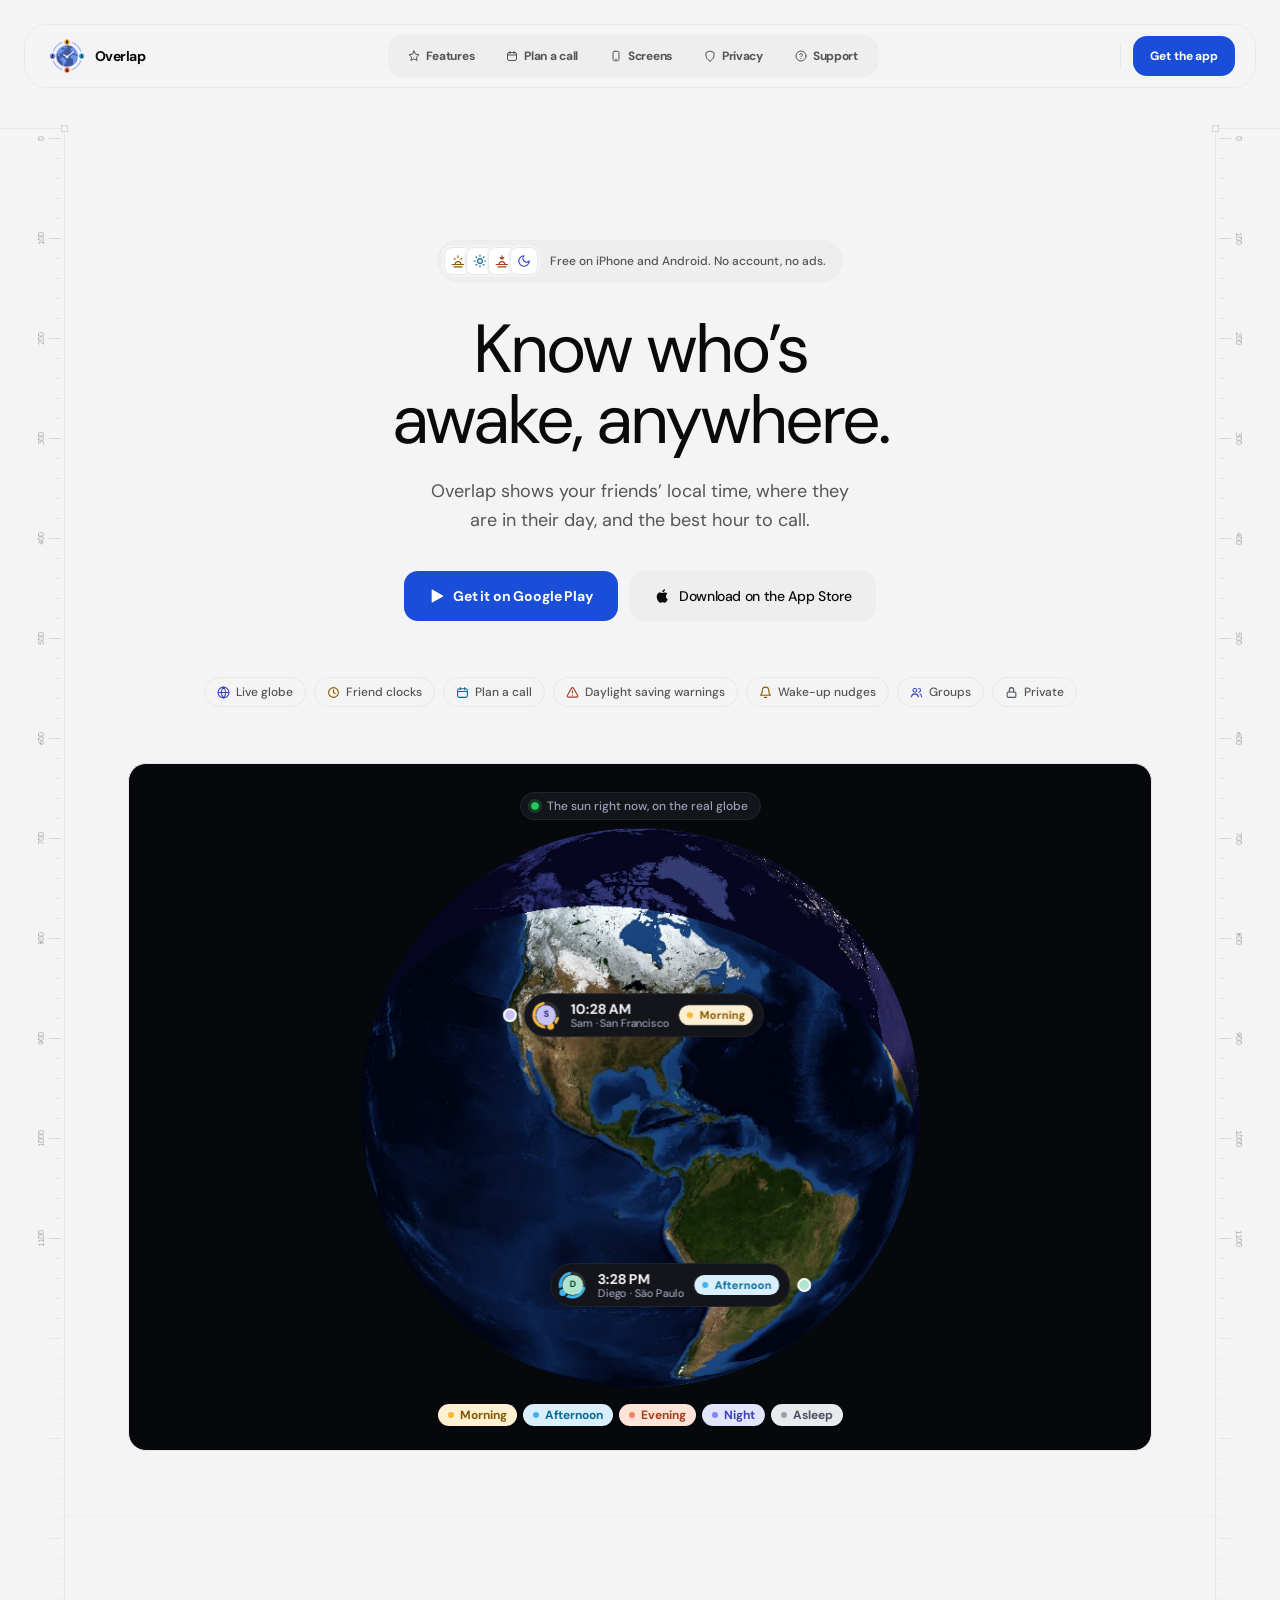
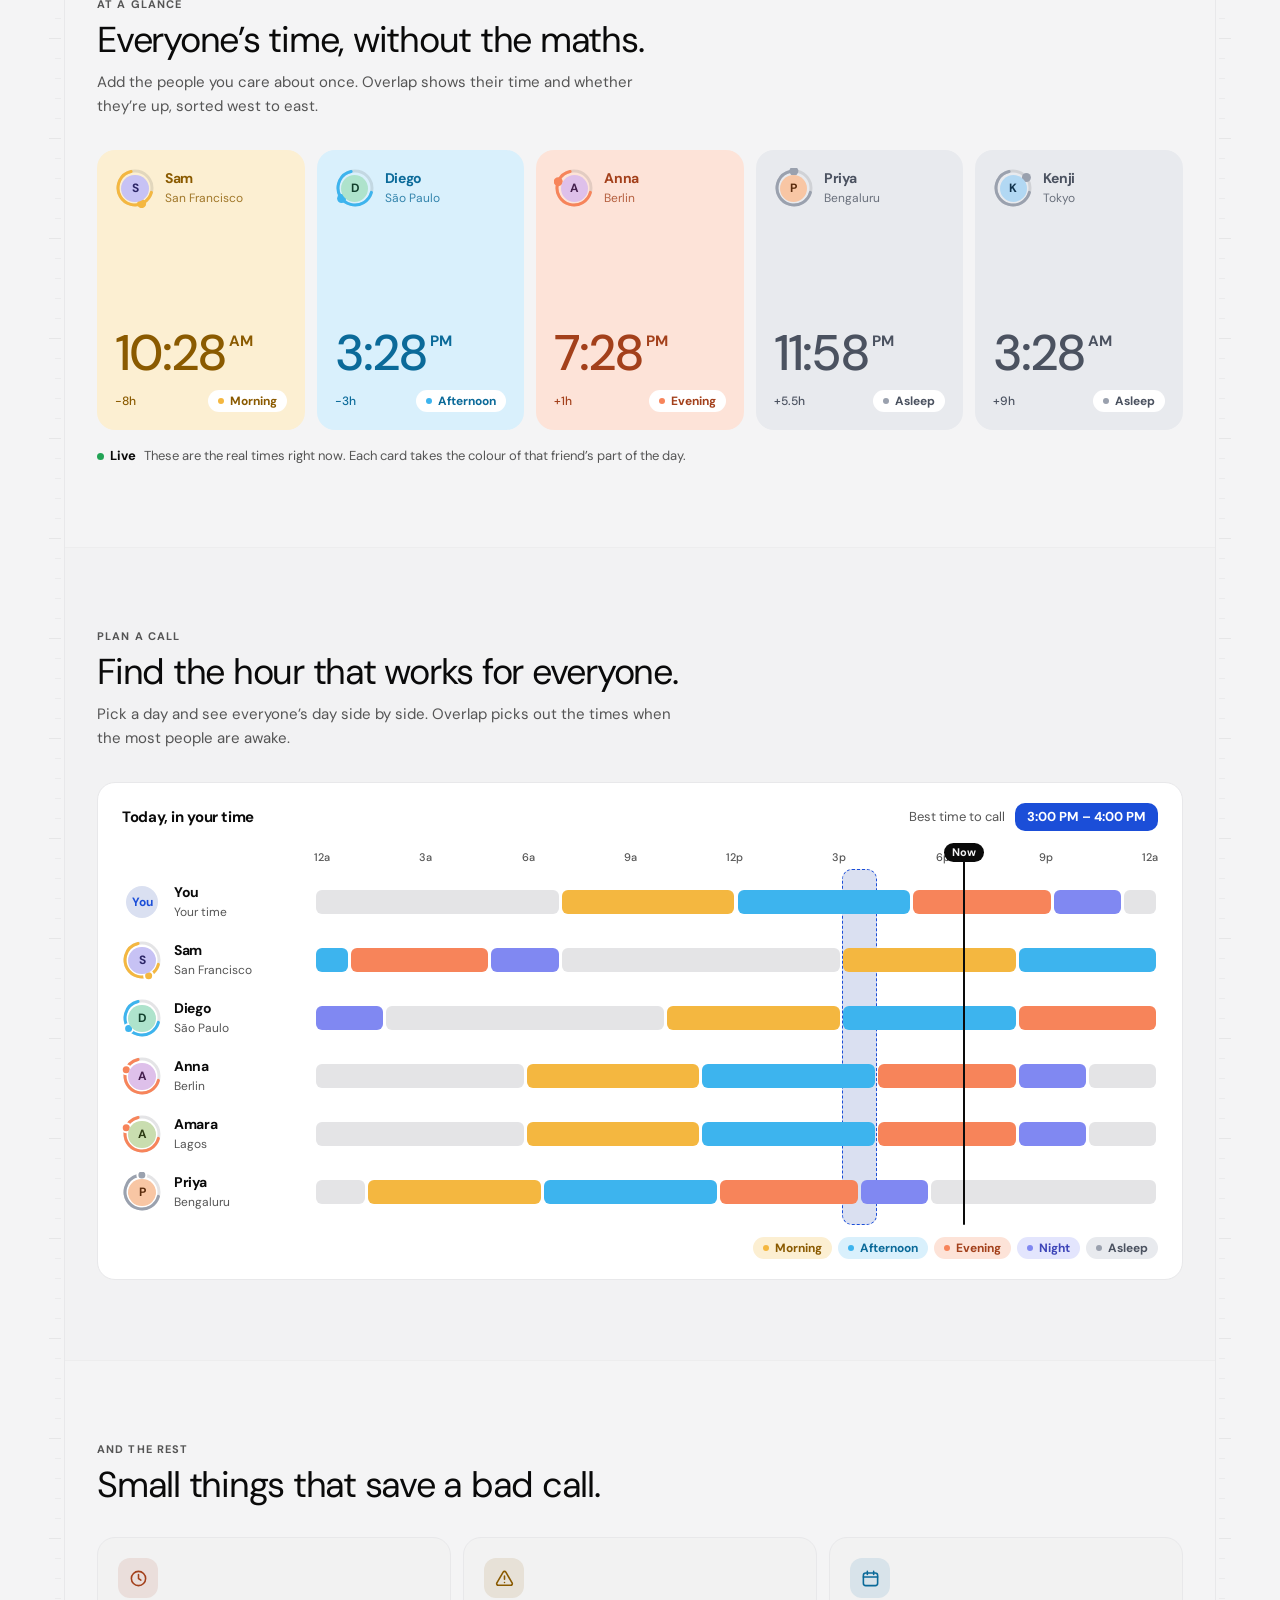
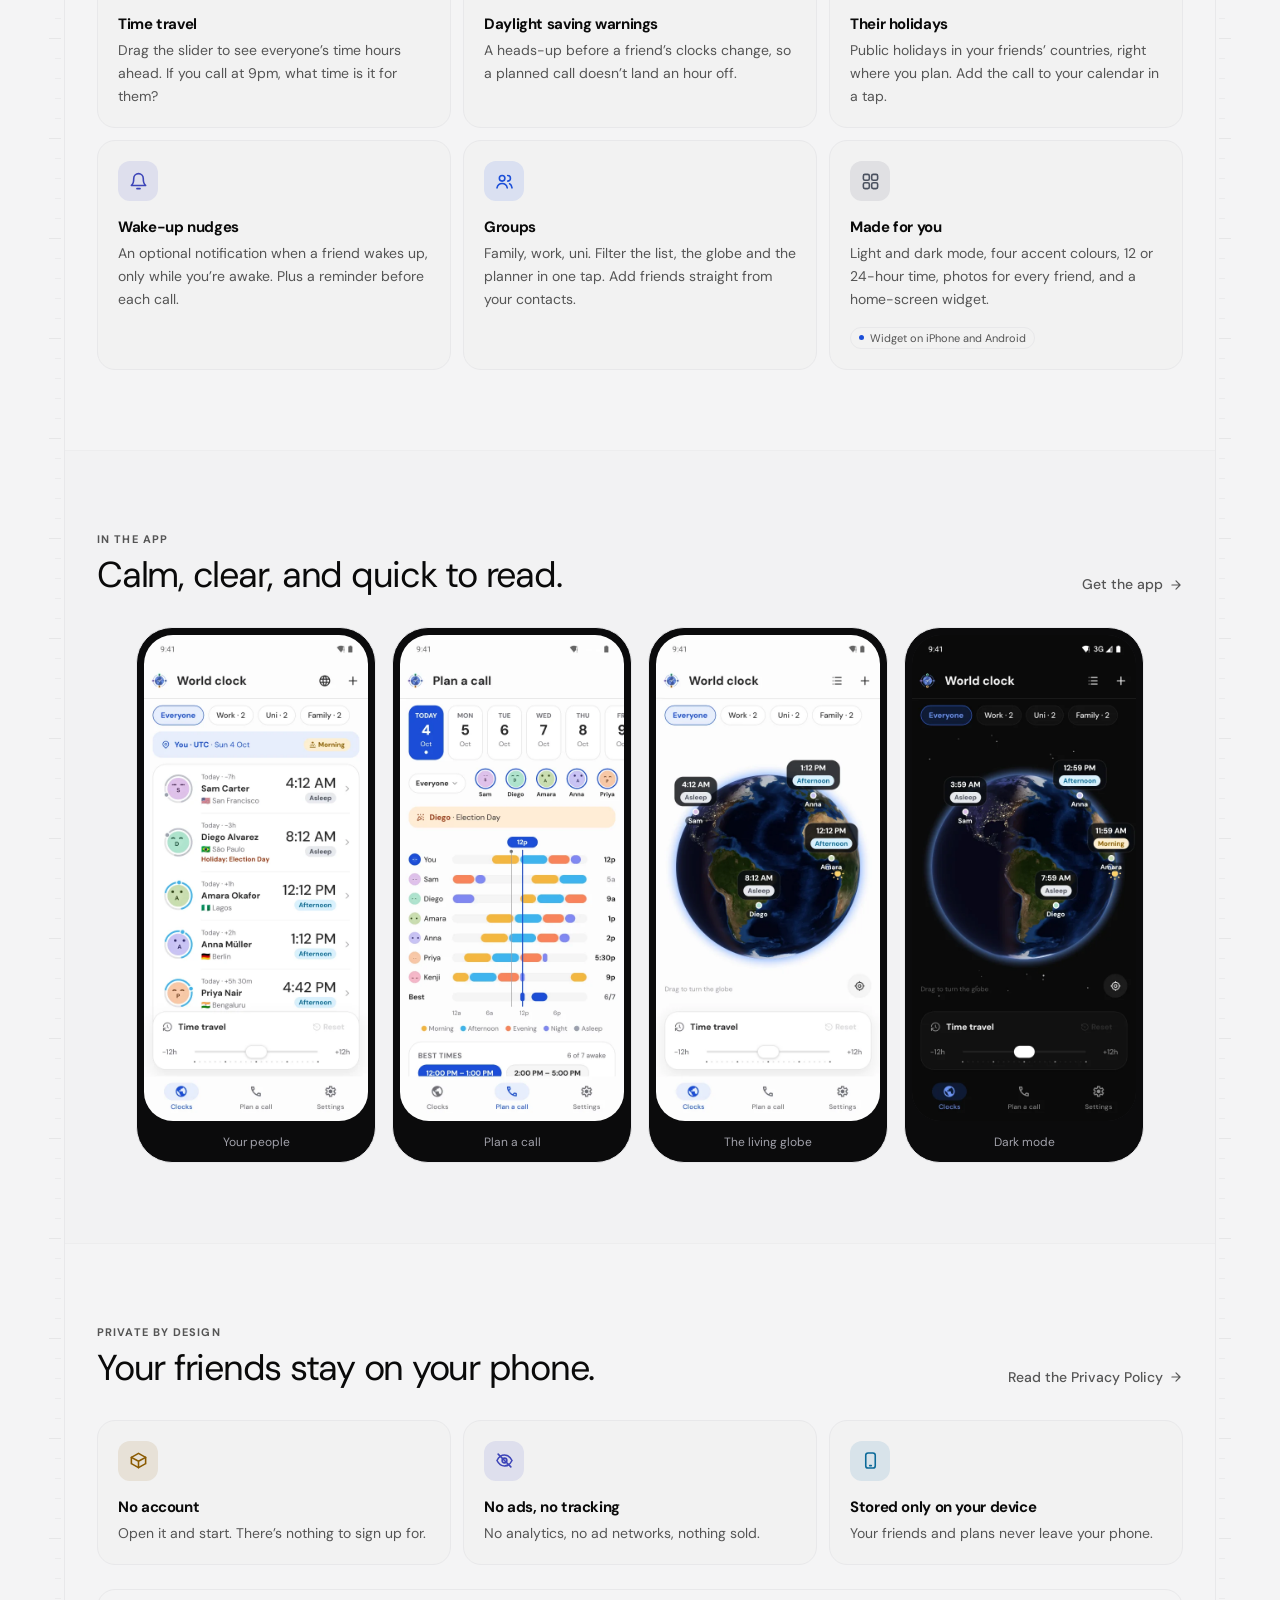
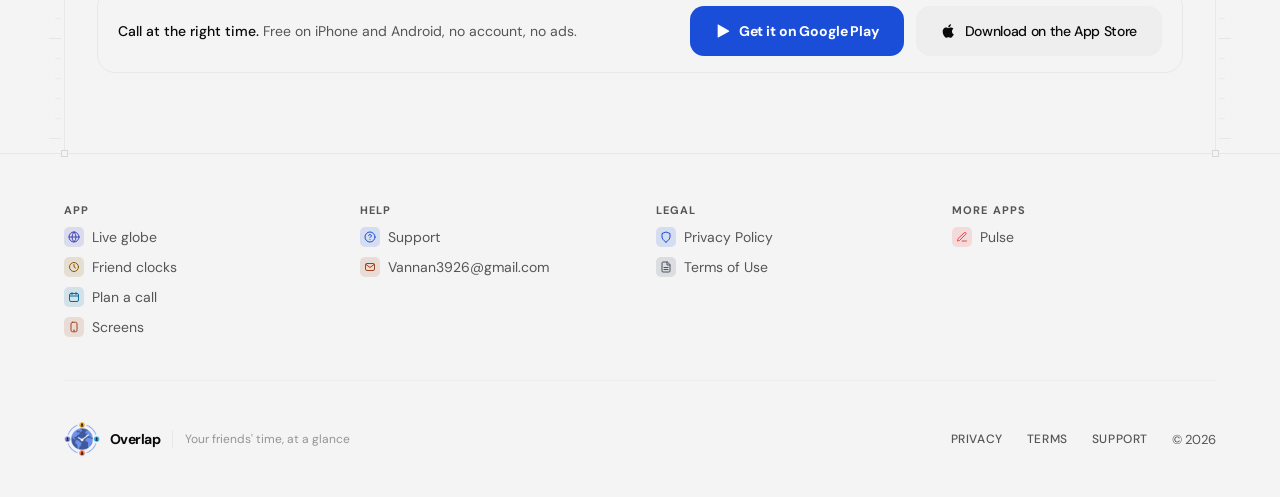
<file: index.html>
<!doctype html>
<html lang="en">
<head>
<meta charset="utf-8">
<meta name="viewport" content="width=device-width,initial-scale=1">
<title>Overlap: your friends' time, at a glance</title>
<meta name="description" content="A world clock for your friends. See their local time, who's awake right now, and the best hour to call. Free, no account, no ads.">
<meta property="og:title" content="Overlap: your friends' time, at a glance">
<meta property="og:description" content="See your friends' local time, who's awake, and the best hour to call.">
<meta property="og:image" content="https://beingmani.github.io/Overlap-releases/og.png">
<link rel="icon" href="icon.png">
<link rel="stylesheet" href="studio.css">
<link rel="stylesheet" href="site.css">
<script defer src="https://analytics.manivannan.design/t.js" data-site="17"></script>
</head>
<body>
<!-- Built by ../build.py, which fills in the nav, footer, icon sprite, store buttons and icons. -->
<svg width="0" height="0" style="position:absolute" aria-hidden="true"><symbol id="i-arrow" viewBox="0 0 24 24" fill="none" stroke="currentColor" stroke-width="2" stroke-linecap="round" stroke-linejoin="round"><path d="M5 12h14M12 5l7 7-7 7"/></symbol><symbol id="i-chev" viewBox="0 0 24 24" fill="none" stroke="currentColor" stroke-width="2" stroke-linecap="round" stroke-linejoin="round"><path d="m9 18 6-6-6-6"/></symbol><symbol id="i-menu" viewBox="0 0 24 24" fill="none" stroke="currentColor" stroke-width="2" stroke-linecap="round" stroke-linejoin="round"><path d="M4 6h16M4 12h16M4 18h16"/></symbol><symbol id="i-globe" viewBox="0 0 24 24" fill="none" stroke="currentColor" stroke-width="2" stroke-linecap="round" stroke-linejoin="round"><circle cx="12" cy="12" r="10"/><path d="M2 12h20M12 2a15.3 15.3 0 0 1 4 10 15.3 15.3 0 0 1-4 10 15.3 15.3 0 0 1-4-10 15.3 15.3 0 0 1 4-10z"/></symbol><symbol id="i-clock" viewBox="0 0 24 24" fill="none" stroke="currentColor" stroke-width="2" stroke-linecap="round" stroke-linejoin="round"><circle cx="12" cy="12" r="9"/><path d="M12 7v5l3 2"/></symbol><symbol id="i-cal" viewBox="0 0 24 24" fill="none" stroke="currentColor" stroke-width="2" stroke-linecap="round" stroke-linejoin="round"><rect x="3" y="5" width="18" height="16" rx="3"/><path d="M8 3v4M16 3v4M3 10h18"/></symbol><symbol id="i-star" viewBox="0 0 24 24" fill="none" stroke="currentColor" stroke-width="2" stroke-linecap="round" stroke-linejoin="round"><path d="M12 2l3.09 6.26L22 9.27l-5 4.87 1.18 6.88L12 17.77l-6.18 3.25L7 14.14 2 9.27l6.91-1.01z"/></symbol><symbol id="i-phone" viewBox="0 0 24 24" fill="none" stroke="currentColor" stroke-width="2" stroke-linecap="round" stroke-linejoin="round"><rect x="6" y="2.5" width="12" height="19" rx="3"/><path d="M11 18.5h2"/></symbol><symbol id="i-shield" viewBox="0 0 24 24" fill="none" stroke="currentColor" stroke-width="2" stroke-linecap="round" stroke-linejoin="round"><path d="M12 22s8-4 8-10V5l-8-3-8 3v7c0 6 8 10 8 10z"/></symbol><symbol id="i-file" viewBox="0 0 24 24" fill="none" stroke="currentColor" stroke-width="2" stroke-linecap="round" stroke-linejoin="round"><path d="M14 2H6a2 2 0 0 0-2 2v16a2 2 0 0 0 2 2h12a2 2 0 0 0 2-2V8zM14 2v6h6M16 13H8M16 17H8"/></symbol><symbol id="i-help" viewBox="0 0 24 24" fill="none" stroke="currentColor" stroke-width="2" stroke-linecap="round" stroke-linejoin="round"><circle cx="12" cy="12" r="10"/><path d="M9.1 9a3 3 0 0 1 5.8 1c0 2-3 3-3 3M12 17h.01"/></symbol><symbol id="i-mail" viewBox="0 0 24 24" fill="none" stroke="currentColor" stroke-width="2" stroke-linecap="round" stroke-linejoin="round"><rect x="3" y="5" width="18" height="14" rx="3"/><path d="m4 7 8 6 8-6"/></symbol><symbol id="i-search" viewBox="0 0 24 24" fill="none" stroke="currentColor" stroke-width="2" stroke-linecap="round" stroke-linejoin="round"><circle cx="11" cy="11" r="7"/><path d="m20 20-3.5-3.5"/></symbol><symbol id="i-alert" viewBox="0 0 24 24" fill="none" stroke="currentColor" stroke-width="2" stroke-linecap="round" stroke-linejoin="round"><path d="M12 9v4M12 17h.01"/><path d="M10.3 3.9 2.4 17.6A2 2 0 0 0 4.1 20.6h15.8a2 2 0 0 0 1.7-3L13.7 3.9a2 2 0 0 0-3.4 0z"/></symbol><symbol id="i-bell" viewBox="0 0 24 24" fill="none" stroke="currentColor" stroke-width="2" stroke-linecap="round" stroke-linejoin="round"><path d="M6 8a6 6 0 0 1 12 0c0 7 3 9 3 9H3s3-2 3-9M10 21h4"/></symbol><symbol id="i-users" viewBox="0 0 24 24" fill="none" stroke="currentColor" stroke-width="2" stroke-linecap="round" stroke-linejoin="round"><circle cx="9" cy="8" r="3.5"/><path d="M2.5 20c.8-3.5 3.4-5.5 6.5-5.5s5.7 2 6.5 5.5M16 4.5a3.5 3.5 0 0 1 0 7M18.5 14.8c1.6.8 2.6 2.6 3 5.2"/></symbol><symbol id="i-grid" viewBox="0 0 24 24" fill="none" stroke="currentColor" stroke-width="2" stroke-linecap="round" stroke-linejoin="round"><rect x="3" y="3" width="7.5" height="7.5" rx="2"/><rect x="13.5" y="3" width="7.5" height="7.5" rx="2"/><rect x="3" y="13.5" width="7.5" height="7.5" rx="2"/><rect x="13.5" y="13.5" width="7.5" height="7.5" rx="2"/></symbol><symbol id="i-lock" viewBox="0 0 24 24" fill="none" stroke="currentColor" stroke-width="2" stroke-linecap="round" stroke-linejoin="round"><rect x="4" y="11" width="16" height="10" rx="2"/><path d="M8 11V7a4 4 0 0 1 8 0v4"/></symbol><symbol id="i-box" viewBox="0 0 24 24" fill="none" stroke="currentColor" stroke-width="2" stroke-linecap="round" stroke-linejoin="round"><path d="M21 8 12 3 3 8v8l9 5 9-5z"/><path d="M3 8l9 5 9-5M12 13v8"/></symbol><symbol id="i-eyeoff" viewBox="0 0 24 24" fill="none" stroke="currentColor" stroke-width="2" stroke-linecap="round" stroke-linejoin="round"><path d="M2.5 12S6 5 12 5s9.5 7 9.5 7-3.5 7-9.5 7-9.5-7-9.5-7z"/><circle cx="12" cy="12" r="3"/><path d="M4 4l16 16"/></symbol><symbol id="i-gift" viewBox="0 0 24 24" fill="none" stroke="currentColor" stroke-width="2" stroke-linecap="round" stroke-linejoin="round"><rect x="3" y="8" width="18" height="13" rx="2"/><path d="M12 8v13M3 12h18M12 8S10.5 3.5 8 4.5 9 8 12 8zM12 8s1.5-4.5 4-3.5S15 8 12 8z"/></symbol><symbol id="i-heart" viewBox="0 0 24 24" fill="none" stroke="currentColor" stroke-width="2" stroke-linecap="round" stroke-linejoin="round"><path d="M12 20s-7.5-4.5-7.5-10A4.5 4.5 0 0 1 12 7.5 4.5 4.5 0 0 1 19.5 10C19.5 15.5 12 20 12 20z"/></symbol><symbol id="i-bug" viewBox="0 0 24 24" fill="none" stroke="currentColor" stroke-width="2" stroke-linecap="round" stroke-linejoin="round"><rect x="7" y="7" width="10" height="13" rx="5"/><path d="M12 11v9M9 4l1.5 2.5M15 4l-1.5 2.5M3 12h4M17 12h4M4 18l3-2M20 18l-3-2M4 6l3 2M20 6l-3 2"/></symbol><symbol id="i-idea" viewBox="0 0 24 24" fill="none" stroke="currentColor" stroke-width="2" stroke-linecap="round" stroke-linejoin="round"><path d="M9 18h6M10 21h4M12 3a6 6 0 0 0-3.5 10.9c.6.4 1 1.1 1 1.8V16h5v-.3c0-.7.4-1.4 1-1.8A6 6 0 0 0 12 3z"/></symbol><symbol id="i-pen" viewBox="0 0 24 24" fill="none" stroke="currentColor" stroke-width="2" stroke-linecap="round" stroke-linejoin="round"><path d="M12 20h9M16.5 3.5a2.12 2.12 0 0 1 3 3L7 19l-4 1 1-4z"/></symbol><symbol id="i-sunrise" viewBox="0 0 24 24" fill="none" stroke="currentColor" stroke-width="2" stroke-linecap="round" stroke-linejoin="round"><path d="M12 3v3M5.6 7.6l1.4 1.4M18.4 7.6 17 9M2 18h20M7 18a5 5 0 0 1 10 0M5 22h14"/></symbol><symbol id="i-sun" viewBox="0 0 24 24" fill="none" stroke="currentColor" stroke-width="2" stroke-linecap="round" stroke-linejoin="round"><circle cx="12" cy="12" r="4"/><path d="M12 2v2M12 20v2M4.9 4.9l1.4 1.4M17.7 17.7l1.4 1.4M2 12h2M20 12h2M4.9 19.1l1.4-1.4M17.7 6.3l1.4-1.4"/></symbol><symbol id="i-sunset" viewBox="0 0 24 24" fill="none" stroke="currentColor" stroke-width="2" stroke-linecap="round" stroke-linejoin="round"><path d="M12 9V3M9 6l3 3 3-3M2 18h20M7 18a5 5 0 0 1 10 0M5 22h14"/></symbol><symbol id="i-moon" viewBox="0 0 24 24" fill="none" stroke="currentColor" stroke-width="2" stroke-linecap="round" stroke-linejoin="round"><path d="M12 3a6 6 0 0 0 9 9 9 9 0 1 1-9-9z"/></symbol><symbol id="i-play" viewBox="0 0 24 24" fill="currentColor"><path d="M4 2.8v18.4c0 .5.5.8.9.6L20.6 13a1 1 0 0 0 0-1.9L4.9 2.2c-.4-.2-.9.1-.9.6z"/></symbol><symbol id="i-apple" viewBox="0 0 24 24" fill="currentColor"><path d="M16.4 12.6c0-2.6 2.1-3.8 2.2-3.9-1.2-1.8-3.1-2-3.7-2-1.6-.2-3.1.9-3.9.9-.8 0-2-.9-3.4-.9-1.7 0-3.3 1-4.2 2.6-1.8 3.1-.5 7.7 1.3 10.2.9 1.2 1.9 2.6 3.2 2.6 1.3-.1 1.8-.8 3.3-.8 1.6 0 2 .8 3.4.8 1.4 0 2.3-1.3 3.1-2.5 1-1.4 1.4-2.8 1.4-2.9 0 0-2.7-1-2.7-4.1zM13.9 5c.7-.9 1.2-2 1-3.2-1 0-2.3.7-3 1.6-.7.8-1.2 2-1.1 3.1 1.2.1 2.3-.6 3.1-1.5z"/></symbol></svg>
<header class="nav">
  <a class="brand" href="./"><img src="icon.png" alt="">Overlap</a>
  <nav class="navlinks" aria-label="Main"><a href="#features"><svg aria-hidden="true"><use href="#i-star"/></svg>Features</a><a href="#plan"><svg aria-hidden="true"><use href="#i-cal"/></svg>Plan a call</a><a href="#screens"><svg aria-hidden="true"><use href="#i-phone"/></svg>Screens</a><a href="privacy/"><svg aria-hidden="true"><use href="#i-shield"/></svg>Privacy</a><a href="support/"><svg aria-hidden="true"><use href="#i-help"/></svg>Support</a></nav>
  <div class="navright">
    <span class="divider"></span>
    <a class="btn primary sm" href="#get">Get the app</a>
    <details class="menu"><summary class="iconbtn" aria-label="Menu"><svg aria-hidden="true"><use href="#i-menu"/></svg></summary>
      <div class="menu-panel"><a href="#features"><svg aria-hidden="true"><use href="#i-star"/></svg>Features</a><a href="#plan"><svg aria-hidden="true"><use href="#i-cal"/></svg>Plan a call</a><a href="#screens"><svg aria-hidden="true"><use href="#i-phone"/></svg>Screens</a><a href="privacy/"><svg aria-hidden="true"><use href="#i-shield"/></svg>Privacy</a><a href="support/"><svg aria-hidden="true"><use href="#i-help"/></svg>Support</a><a class="btn primary" href="https://play.google.com/store/apps/details?id=com.beingbriston.overlap"><svg aria-hidden="true"><use href="#i-play"/></svg>Get it on Google Play</a><a class="btn secondary" href="https://apps.apple.com/app/id6822142469"><svg aria-hidden="true"><use href="#i-apple"/></svg>Download on the App Store</a></div>
    </details>
  </div>
</header>

<div class="canvas">
<main class="frame">

  <!-- Hero: the pitch, then the live globe on its night sky -->
  <section class="hero">
    <span class="badge-pill">
      <span class="stack">
        <span style="color:var(--ink-morning)"><svg aria-hidden="true"><use href="#i-sunrise"/></svg></span>
        <span style="color:var(--ink-afternoon)"><svg aria-hidden="true"><use href="#i-sun"/></svg></span>
        <span style="color:var(--ink-evening)"><svg aria-hidden="true"><use href="#i-sunset"/></svg></span>
        <span style="color:var(--ink-night)"><svg aria-hidden="true"><use href="#i-moon"/></svg></span>
      </span>
      Free on iPhone and Android. No account, no ads.
    </span>
    <h1 class="display">Know who’s awake, anywhere.</h1>
    <p class="lede">Overlap shows your friends’ local time, where they are in their day, and the best hour to call.</p>
    <div class="actions"><a class="btn primary" href="https://play.google.com/store/apps/details?id=com.beingbriston.overlap"><svg aria-hidden="true"><use href="#i-play"/></svg>Get it on Google Play</a><a class="btn secondary" href="https://apps.apple.com/app/id6822142469"><svg aria-hidden="true"><use href="#i-apple"/></svg>Download on the App Store</a></div>
    <nav class="chips" aria-label="In the app">
      <a class="chip" href="#globe" style="--tint:var(--ink-night)"><svg aria-hidden="true"><use href="#i-globe"/></svg>Live globe</a>
      <a class="chip" href="#clocks" style="--tint:var(--ink-morning)"><svg aria-hidden="true"><use href="#i-clock"/></svg>Friend clocks</a>
      <a class="chip" href="#plan" style="--tint:var(--ink-afternoon)"><svg aria-hidden="true"><use href="#i-cal"/></svg>Plan a call</a>
      <a class="chip" href="#features" style="--tint:var(--ink-evening)"><svg aria-hidden="true"><use href="#i-alert"/></svg>Daylight saving warnings</a>
      <a class="chip" href="#features" style="--tint:var(--ink-morning)"><svg aria-hidden="true"><use href="#i-bell"/></svg>Wake-up nudges</a>
      <a class="chip" href="#features" style="--tint:var(--ink-night)"><svg aria-hidden="true"><use href="#i-users"/></svg>Groups</a>
      <a class="chip" href="#private" style="--tint:var(--ink-asleep)"><svg aria-hidden="true"><use href="#i-lock"/></svg>Private</a>
    </nav>

    <div class="space" id="globe">
      <span class="live"><b></b>The sun right now, on the real globe</span>
      <div class="stage"><canvas id="globe-canvas" width="600" height="600" aria-label="A globe showing where it is day and night right now, with friends pinned"></canvas><div id="pins"></div></div>
      <div class="space-legend" id="space-legend"></div>
    </div>
  </section>

  <!-- At a glance: five live clock cards -->
  <section class="block" id="clocks"><div class="inner">
    <div class="section-head">
      <div><span class="kicker">At a glance</span><h2>Everyone’s time, without the maths.</h2>
        <p class="sub">Add the people you care about once. Overlap shows their time and whether they’re up, sorted west to east.</p></div>
    </div>
    <div class="clocks" id="clock-cards"></div>
    <p class="note"><b>Live</b>These are the real times right now. Each card takes the colour of that friend’s part of the day.</p>
  </div></section>

  <!-- Plan a call: the planner on the visitor's own day -->
  <section class="block tinted" id="plan"><div class="inner">
    <div class="section-head">
      <div><span class="kicker">Plan a call</span><h2>Find the hour that works for everyone.</h2>
        <p class="sub">Pick a day and see everyone’s day side by side. Overlap picks out the times when the most people are awake.</p></div>
    </div>
    <div class="board">
      <div class="bhead"><h3>Today, in your time</h3><div class="best">Best time to call <b id="best"></b></div></div>
      <div class="lanes-grid" id="planner"></div>
      <div class="legend" id="legend"></div>
    </div>
  </div></section>

  <!-- Features -->
  <section class="block" id="features"><div class="inner">
    <div class="section-head">
      <div><span class="kicker">And the rest</span><h2>Small things that save a bad call.</h2></div>
    </div>
    <div class="cards three">
      <div class="card"><span class="icon" style="--tint:var(--ink-evening)"><svg aria-hidden="true"><use href="#i-clock"/></svg></span>
        <h3>Time travel</h3><p>Drag the slider to see everyone’s time hours ahead. If you call at 9pm, what time is it for them?</p></div>
      <div class="card"><span class="icon" style="--tint:var(--ink-morning)"><svg aria-hidden="true"><use href="#i-alert"/></svg></span>
        <h3>Daylight saving warnings</h3><p>A heads-up before a friend’s clocks change, so a planned call doesn’t land an hour off.</p></div>
      <div class="card"><span class="icon" style="--tint:var(--ink-afternoon)"><svg aria-hidden="true"><use href="#i-cal"/></svg></span>
        <h3>Their holidays</h3><p>Public holidays in your friends’ countries, right where you plan. Add the call to your calendar in a tap.</p></div>
      <div class="card"><span class="icon" style="--tint:var(--ink-night)"><svg aria-hidden="true"><use href="#i-bell"/></svg></span>
        <h3>Wake-up nudges</h3><p>An optional notification when a friend wakes up, only while you’re awake. Plus a reminder before each call.</p></div>
      <div class="card"><span class="icon" style="--tint:var(--accent)"><svg aria-hidden="true"><use href="#i-users"/></svg></span>
        <h3>Groups</h3><p>Family, work, uni. Filter the list, the globe and the planner in one tap. Add friends straight from your contacts.</p></div>
      <div class="card"><span class="icon" style="--tint:var(--ink-asleep)"><svg aria-hidden="true"><use href="#i-grid"/></svg></span>
        <h3>Made for you</h3><p>Light and dark mode, four accent colours, 12 or 24-hour time, photos for every friend, and a home-screen widget.</p><span class="tag">Widget on iPhone and Android</span></div>
    </div>
  </div></section>

  <!-- Screens from the app -->
  <section class="block tinted" id="screens"><div class="inner">
    <div class="section-head">
      <div><span class="kicker">In the app</span><h2>Calm, clear, and quick to read.</h2></div>
      <a class="more" href="#get">Get the app <svg aria-hidden="true"><use href="#i-arrow"/></svg></a>
    </div>
    <div class="screens">
      <figure class="phone"><img src="shots/clocks.webp" alt="The clock list" loading="lazy"><figcaption>Your people</figcaption></figure>
      <figure class="phone"><img src="shots/plan.webp" alt="Planning a call" loading="lazy"><figcaption>Plan a call</figcaption></figure>
      <figure class="phone"><img src="shots/globe.webp" alt="The globe" loading="lazy"><figcaption>The living globe</figcaption></figure>
      <figure class="phone"><img src="shots/clocks-dark.webp" alt="Dark mode" loading="lazy"><figcaption>Dark mode</figcaption></figure>
    </div>
  </div></section>

  <!-- Privacy -->
  <section class="block" id="private"><div class="inner">
    <div class="section-head">
      <div><span class="kicker">Private by design</span><h2>Your friends stay on your phone.</h2></div>
      <a class="more" href="privacy/">Read the Privacy Policy <svg aria-hidden="true"><use href="#i-arrow"/></svg></a>
    </div>
    <div class="cards three">
      <div class="card"><span class="icon" style="--tint:var(--ink-morning)"><svg aria-hidden="true"><use href="#i-box"/></svg></span>
        <h3>No account</h3><p>Open it and start. There’s nothing to sign up for.</p></div>
      <div class="card"><span class="icon" style="--tint:var(--ink-night)"><svg aria-hidden="true"><use href="#i-eyeoff"/></svg></span>
        <h3>No ads, no tracking</h3><p>No analytics, no ad networks, nothing sold.</p></div>
      <div class="card"><span class="icon" style="--tint:var(--ink-afternoon)"><svg aria-hidden="true"><use href="#i-phone"/></svg></span>
        <h3>Stored only on your device</h3><p>Your friends and plans never leave your phone.</p></div>
    </div>
    <div class="cta-strip" id="get">
      <p><strong>Call at the right time.</strong> Free on iPhone and Android, no account, no ads.</p>
      <div class="actions"><a class="btn primary" href="https://play.google.com/store/apps/details?id=com.beingbriston.overlap"><svg aria-hidden="true"><use href="#i-play"/></svg>Get it on Google Play</a><a class="btn secondary" href="https://apps.apple.com/app/id6822142469"><svg aria-hidden="true"><use href="#i-apple"/></svg>Download on the App Store</a></div>
    </div>
  </div></section>

</main>
</div>

<footer class="site">
  <nav class="cols" aria-label="Site"><div><span class="kicker">App</span><ul><li><a href="#globe"><span class="thumb" style="--tint:var(--ink-night)"><svg aria-hidden="true"><use href="#i-globe"/></svg></span>Live globe</a></li><li><a href="#clocks"><span class="thumb" style="--tint:var(--ink-morning)"><svg aria-hidden="true"><use href="#i-clock"/></svg></span>Friend clocks</a></li><li><a href="#plan"><span class="thumb" style="--tint:var(--ink-afternoon)"><svg aria-hidden="true"><use href="#i-cal"/></svg></span>Plan a call</a></li><li><a href="#screens"><span class="thumb" style="--tint:var(--ink-evening)"><svg aria-hidden="true"><use href="#i-phone"/></svg></span>Screens</a></li></ul></div><div><span class="kicker">Help</span><ul><li><a href="support/"><span class="thumb" style="--tint:var(--accent)"><svg aria-hidden="true"><use href="#i-help"/></svg></span>Support</a></li><li><a href="mailto:Vannan3926@gmail.com"><span class="thumb" style="--tint:var(--ink-evening)"><svg aria-hidden="true"><use href="#i-mail"/></svg></span>Vannan3926@gmail.com</a></li></ul></div><div><span class="kicker">Legal</span><ul><li><a href="privacy/"><span class="thumb" style="--tint:var(--accent)"><svg aria-hidden="true"><use href="#i-shield"/></svg></span>Privacy Policy</a></li><li><a href="terms/"><span class="thumb" style="--tint:var(--ink-asleep)"><svg aria-hidden="true"><use href="#i-file"/></svg></span>Terms of Use</a></li></ul></div><div><span class="kicker">More apps</span><ul><li><a href="https://beingmani.github.io/Pulse-releases/"><span class="thumb" style="--tint:var(--t-red)"><svg aria-hidden="true"><use href="#i-pen"/></svg></span>Pulse</a></li></ul></div></nav>
  <div class="bar">
    <div class="left"><a class="brand" href="./"><img src="icon.png" alt="">Overlap</a><span class="tagline">Your friends' time, at a glance</span></div>
    <nav aria-label="Legal"><a href="privacy/">Privacy</a><a href="terms/">Terms</a><a href="support/">Support</a><span class="meta">© 2026</span></nav>
  </div>
</footer>
<script src="launch-globe.js"></script>
<script src="site.js"></script>
</body>
</html>
</file>
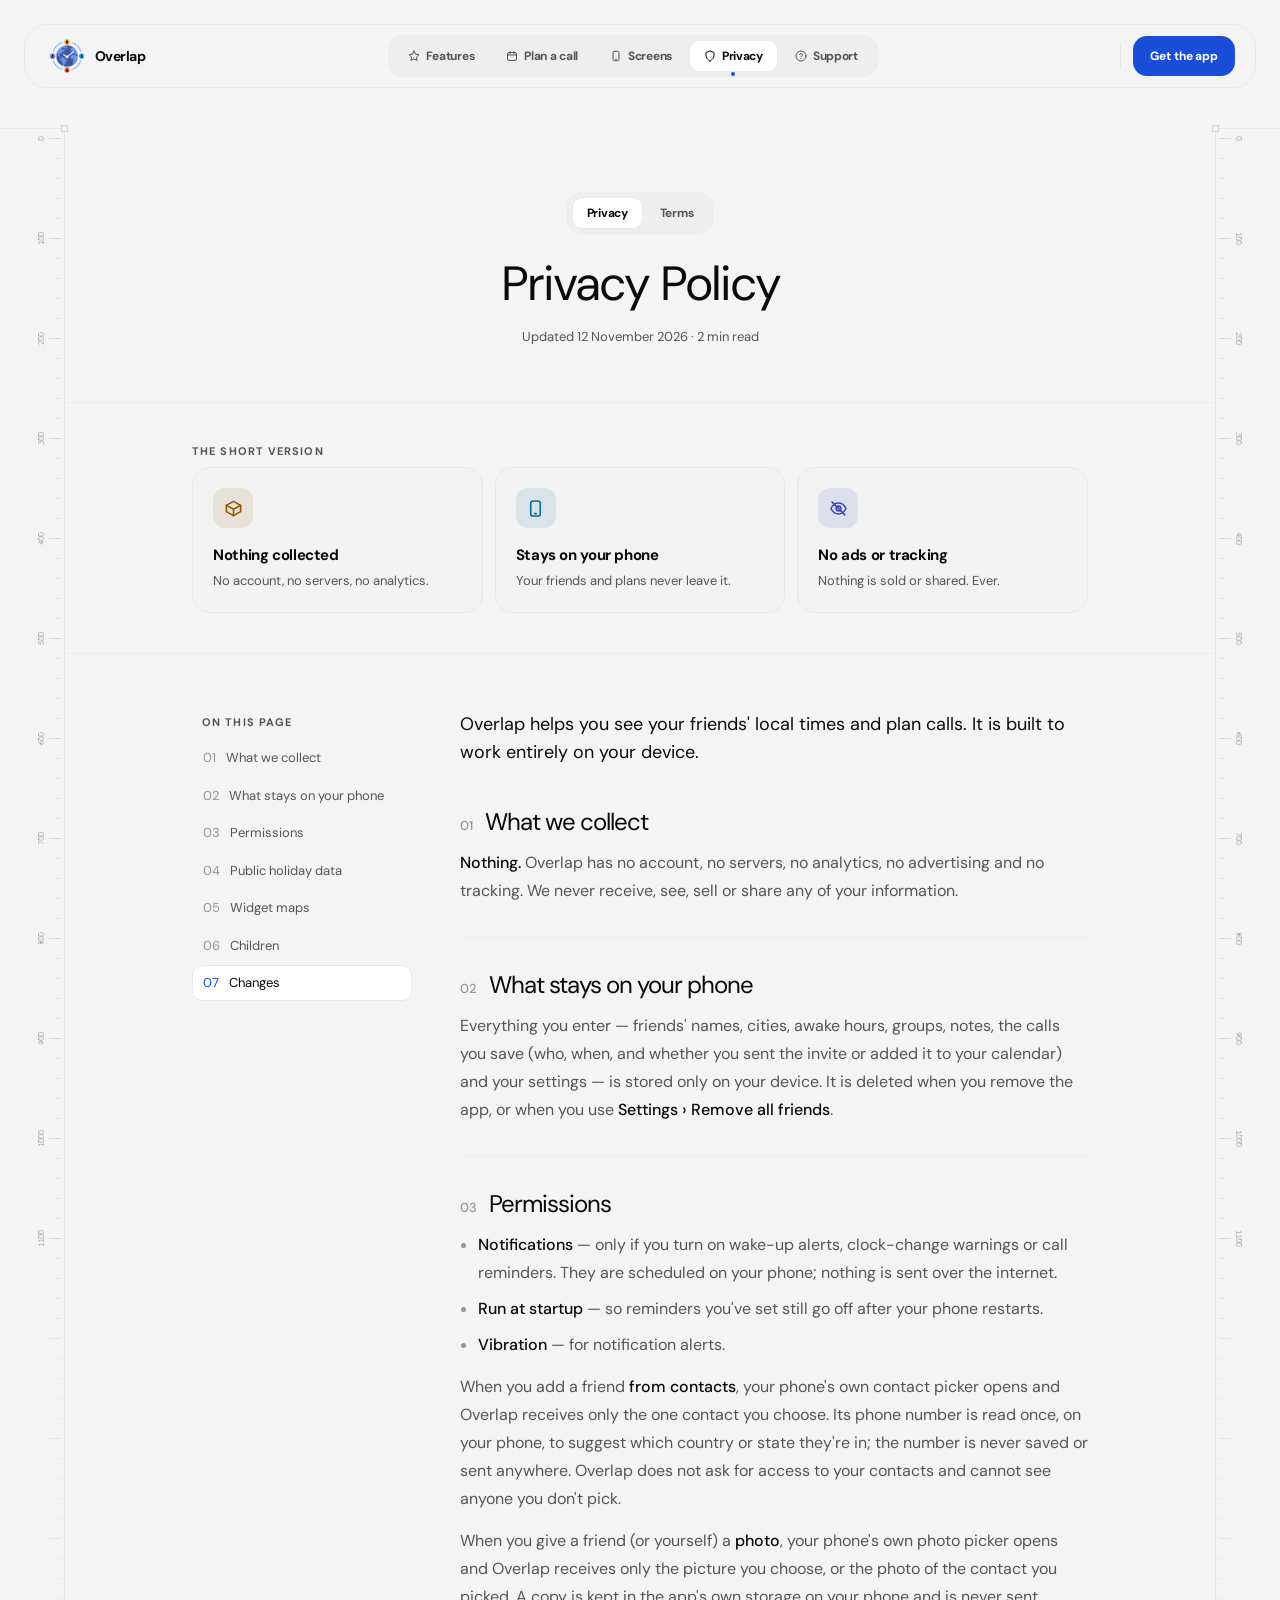
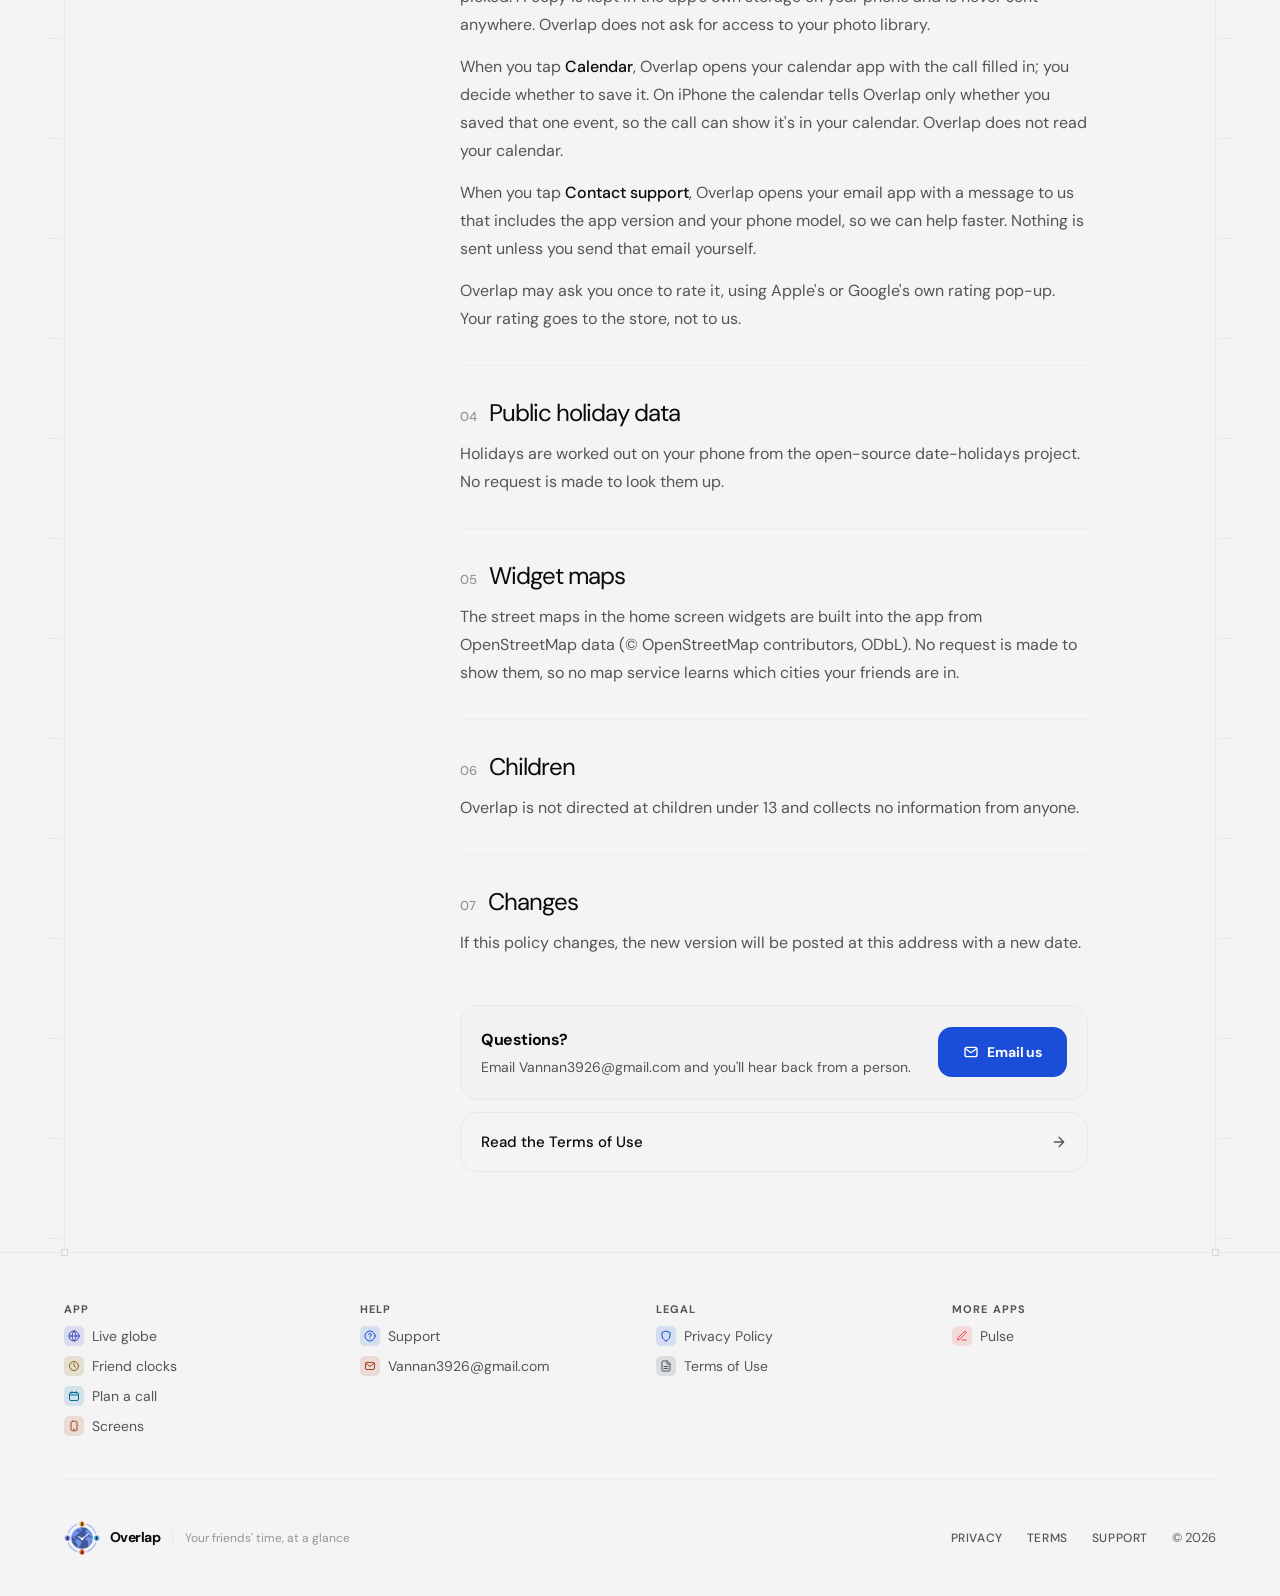
<file: privacy/index.html>
<!doctype html><html lang="en"><head><meta charset="utf-8"><meta name="viewport" content="width=device-width,initial-scale=1">
<title>Privacy Policy · Overlap</title><link rel="icon" href="../icon.png">
<link rel="stylesheet" href="../studio.css"><link rel="stylesheet" href="../site.css">
<script defer src="https://analytics.manivannan.design/t.js" data-site="17"></script></head><body>
<svg width="0" height="0" style="position:absolute" aria-hidden="true"><symbol id="i-arrow" viewBox="0 0 24 24" fill="none" stroke="currentColor" stroke-width="2" stroke-linecap="round" stroke-linejoin="round"><path d="M5 12h14M12 5l7 7-7 7"/></symbol><symbol id="i-chev" viewBox="0 0 24 24" fill="none" stroke="currentColor" stroke-width="2" stroke-linecap="round" stroke-linejoin="round"><path d="m9 18 6-6-6-6"/></symbol><symbol id="i-menu" viewBox="0 0 24 24" fill="none" stroke="currentColor" stroke-width="2" stroke-linecap="round" stroke-linejoin="round"><path d="M4 6h16M4 12h16M4 18h16"/></symbol><symbol id="i-globe" viewBox="0 0 24 24" fill="none" stroke="currentColor" stroke-width="2" stroke-linecap="round" stroke-linejoin="round"><circle cx="12" cy="12" r="10"/><path d="M2 12h20M12 2a15.3 15.3 0 0 1 4 10 15.3 15.3 0 0 1-4 10 15.3 15.3 0 0 1-4-10 15.3 15.3 0 0 1 4-10z"/></symbol><symbol id="i-clock" viewBox="0 0 24 24" fill="none" stroke="currentColor" stroke-width="2" stroke-linecap="round" stroke-linejoin="round"><circle cx="12" cy="12" r="9"/><path d="M12 7v5l3 2"/></symbol><symbol id="i-cal" viewBox="0 0 24 24" fill="none" stroke="currentColor" stroke-width="2" stroke-linecap="round" stroke-linejoin="round"><rect x="3" y="5" width="18" height="16" rx="3"/><path d="M8 3v4M16 3v4M3 10h18"/></symbol><symbol id="i-star" viewBox="0 0 24 24" fill="none" stroke="currentColor" stroke-width="2" stroke-linecap="round" stroke-linejoin="round"><path d="M12 2l3.09 6.26L22 9.27l-5 4.87 1.18 6.88L12 17.77l-6.18 3.25L7 14.14 2 9.27l6.91-1.01z"/></symbol><symbol id="i-phone" viewBox="0 0 24 24" fill="none" stroke="currentColor" stroke-width="2" stroke-linecap="round" stroke-linejoin="round"><rect x="6" y="2.5" width="12" height="19" rx="3"/><path d="M11 18.5h2"/></symbol><symbol id="i-shield" viewBox="0 0 24 24" fill="none" stroke="currentColor" stroke-width="2" stroke-linecap="round" stroke-linejoin="round"><path d="M12 22s8-4 8-10V5l-8-3-8 3v7c0 6 8 10 8 10z"/></symbol><symbol id="i-file" viewBox="0 0 24 24" fill="none" stroke="currentColor" stroke-width="2" stroke-linecap="round" stroke-linejoin="round"><path d="M14 2H6a2 2 0 0 0-2 2v16a2 2 0 0 0 2 2h12a2 2 0 0 0 2-2V8zM14 2v6h6M16 13H8M16 17H8"/></symbol><symbol id="i-help" viewBox="0 0 24 24" fill="none" stroke="currentColor" stroke-width="2" stroke-linecap="round" stroke-linejoin="round"><circle cx="12" cy="12" r="10"/><path d="M9.1 9a3 3 0 0 1 5.8 1c0 2-3 3-3 3M12 17h.01"/></symbol><symbol id="i-mail" viewBox="0 0 24 24" fill="none" stroke="currentColor" stroke-width="2" stroke-linecap="round" stroke-linejoin="round"><rect x="3" y="5" width="18" height="14" rx="3"/><path d="m4 7 8 6 8-6"/></symbol><symbol id="i-search" viewBox="0 0 24 24" fill="none" stroke="currentColor" stroke-width="2" stroke-linecap="round" stroke-linejoin="round"><circle cx="11" cy="11" r="7"/><path d="m20 20-3.5-3.5"/></symbol><symbol id="i-alert" viewBox="0 0 24 24" fill="none" stroke="currentColor" stroke-width="2" stroke-linecap="round" stroke-linejoin="round"><path d="M12 9v4M12 17h.01"/><path d="M10.3 3.9 2.4 17.6A2 2 0 0 0 4.1 20.6h15.8a2 2 0 0 0 1.7-3L13.7 3.9a2 2 0 0 0-3.4 0z"/></symbol><symbol id="i-bell" viewBox="0 0 24 24" fill="none" stroke="currentColor" stroke-width="2" stroke-linecap="round" stroke-linejoin="round"><path d="M6 8a6 6 0 0 1 12 0c0 7 3 9 3 9H3s3-2 3-9M10 21h4"/></symbol><symbol id="i-users" viewBox="0 0 24 24" fill="none" stroke="currentColor" stroke-width="2" stroke-linecap="round" stroke-linejoin="round"><circle cx="9" cy="8" r="3.5"/><path d="M2.5 20c.8-3.5 3.4-5.5 6.5-5.5s5.7 2 6.5 5.5M16 4.5a3.5 3.5 0 0 1 0 7M18.5 14.8c1.6.8 2.6 2.6 3 5.2"/></symbol><symbol id="i-grid" viewBox="0 0 24 24" fill="none" stroke="currentColor" stroke-width="2" stroke-linecap="round" stroke-linejoin="round"><rect x="3" y="3" width="7.5" height="7.5" rx="2"/><rect x="13.5" y="3" width="7.5" height="7.5" rx="2"/><rect x="3" y="13.5" width="7.5" height="7.5" rx="2"/><rect x="13.5" y="13.5" width="7.5" height="7.5" rx="2"/></symbol><symbol id="i-lock" viewBox="0 0 24 24" fill="none" stroke="currentColor" stroke-width="2" stroke-linecap="round" stroke-linejoin="round"><rect x="4" y="11" width="16" height="10" rx="2"/><path d="M8 11V7a4 4 0 0 1 8 0v4"/></symbol><symbol id="i-box" viewBox="0 0 24 24" fill="none" stroke="currentColor" stroke-width="2" stroke-linecap="round" stroke-linejoin="round"><path d="M21 8 12 3 3 8v8l9 5 9-5z"/><path d="M3 8l9 5 9-5M12 13v8"/></symbol><symbol id="i-eyeoff" viewBox="0 0 24 24" fill="none" stroke="currentColor" stroke-width="2" stroke-linecap="round" stroke-linejoin="round"><path d="M2.5 12S6 5 12 5s9.5 7 9.5 7-3.5 7-9.5 7-9.5-7-9.5-7z"/><circle cx="12" cy="12" r="3"/><path d="M4 4l16 16"/></symbol><symbol id="i-gift" viewBox="0 0 24 24" fill="none" stroke="currentColor" stroke-width="2" stroke-linecap="round" stroke-linejoin="round"><rect x="3" y="8" width="18" height="13" rx="2"/><path d="M12 8v13M3 12h18M12 8S10.5 3.5 8 4.5 9 8 12 8zM12 8s1.5-4.5 4-3.5S15 8 12 8z"/></symbol><symbol id="i-heart" viewBox="0 0 24 24" fill="none" stroke="currentColor" stroke-width="2" stroke-linecap="round" stroke-linejoin="round"><path d="M12 20s-7.5-4.5-7.5-10A4.5 4.5 0 0 1 12 7.5 4.5 4.5 0 0 1 19.5 10C19.5 15.5 12 20 12 20z"/></symbol><symbol id="i-bug" viewBox="0 0 24 24" fill="none" stroke="currentColor" stroke-width="2" stroke-linecap="round" stroke-linejoin="round"><rect x="7" y="7" width="10" height="13" rx="5"/><path d="M12 11v9M9 4l1.5 2.5M15 4l-1.5 2.5M3 12h4M17 12h4M4 18l3-2M20 18l-3-2M4 6l3 2M20 6l-3 2"/></symbol><symbol id="i-idea" viewBox="0 0 24 24" fill="none" stroke="currentColor" stroke-width="2" stroke-linecap="round" stroke-linejoin="round"><path d="M9 18h6M10 21h4M12 3a6 6 0 0 0-3.5 10.9c.6.4 1 1.1 1 1.8V16h5v-.3c0-.7.4-1.4 1-1.8A6 6 0 0 0 12 3z"/></symbol><symbol id="i-pen" viewBox="0 0 24 24" fill="none" stroke="currentColor" stroke-width="2" stroke-linecap="round" stroke-linejoin="round"><path d="M12 20h9M16.5 3.5a2.12 2.12 0 0 1 3 3L7 19l-4 1 1-4z"/></symbol><symbol id="i-sunrise" viewBox="0 0 24 24" fill="none" stroke="currentColor" stroke-width="2" stroke-linecap="round" stroke-linejoin="round"><path d="M12 3v3M5.6 7.6l1.4 1.4M18.4 7.6 17 9M2 18h20M7 18a5 5 0 0 1 10 0M5 22h14"/></symbol><symbol id="i-sun" viewBox="0 0 24 24" fill="none" stroke="currentColor" stroke-width="2" stroke-linecap="round" stroke-linejoin="round"><circle cx="12" cy="12" r="4"/><path d="M12 2v2M12 20v2M4.9 4.9l1.4 1.4M17.7 17.7l1.4 1.4M2 12h2M20 12h2M4.9 19.1l1.4-1.4M17.7 6.3l1.4-1.4"/></symbol><symbol id="i-sunset" viewBox="0 0 24 24" fill="none" stroke="currentColor" stroke-width="2" stroke-linecap="round" stroke-linejoin="round"><path d="M12 9V3M9 6l3 3 3-3M2 18h20M7 18a5 5 0 0 1 10 0M5 22h14"/></symbol><symbol id="i-moon" viewBox="0 0 24 24" fill="none" stroke="currentColor" stroke-width="2" stroke-linecap="round" stroke-linejoin="round"><path d="M12 3a6 6 0 0 0 9 9 9 9 0 1 1-9-9z"/></symbol><symbol id="i-play" viewBox="0 0 24 24" fill="currentColor"><path d="M4 2.8v18.4c0 .5.5.8.9.6L20.6 13a1 1 0 0 0 0-1.9L4.9 2.2c-.4-.2-.9.1-.9.6z"/></symbol><symbol id="i-apple" viewBox="0 0 24 24" fill="currentColor"><path d="M16.4 12.6c0-2.6 2.1-3.8 2.2-3.9-1.2-1.8-3.1-2-3.7-2-1.6-.2-3.1.9-3.9.9-.8 0-2-.9-3.4-.9-1.7 0-3.3 1-4.2 2.6-1.8 3.1-.5 7.7 1.3 10.2.9 1.2 1.9 2.6 3.2 2.6 1.3-.1 1.8-.8 3.3-.8 1.6 0 2 .8 3.4.8 1.4 0 2.3-1.3 3.1-2.5 1-1.4 1.4-2.8 1.4-2.9 0 0-2.7-1-2.7-4.1zM13.9 5c.7-.9 1.2-2 1-3.2-1 0-2.3.7-3 1.6-.7.8-1.2 2-1.1 3.1 1.2.1 2.3-.6 3.1-1.5z"/></symbol></svg>
<header class="nav">
  <a class="brand" href="../"><img src="../icon.png" alt="">Overlap</a>
  <nav class="navlinks" aria-label="Main"><a href="../#features"><svg aria-hidden="true"><use href="#i-star"/></svg>Features</a><a href="../#plan"><svg aria-hidden="true"><use href="#i-cal"/></svg>Plan a call</a><a href="../#screens"><svg aria-hidden="true"><use href="#i-phone"/></svg>Screens</a><a aria-current="page" href="../privacy/"><svg aria-hidden="true"><use href="#i-shield"/></svg>Privacy</a><a href="../support/"><svg aria-hidden="true"><use href="#i-help"/></svg>Support</a></nav>
  <div class="navright">
    <span class="divider"></span>
    <a class="btn primary sm" href="../#get">Get the app</a>
    <details class="menu"><summary class="iconbtn" aria-label="Menu"><svg aria-hidden="true"><use href="#i-menu"/></svg></summary>
      <div class="menu-panel"><a href="../#features"><svg aria-hidden="true"><use href="#i-star"/></svg>Features</a><a href="../#plan"><svg aria-hidden="true"><use href="#i-cal"/></svg>Plan a call</a><a href="../#screens"><svg aria-hidden="true"><use href="#i-phone"/></svg>Screens</a><a aria-current="page" href="../privacy/"><svg aria-hidden="true"><use href="#i-shield"/></svg>Privacy</a><a href="../support/"><svg aria-hidden="true"><use href="#i-help"/></svg>Support</a><a class="btn primary" href="https://play.google.com/store/apps/details?id=com.beingbriston.overlap"><svg aria-hidden="true"><use href="#i-play"/></svg>Get it on Google Play</a><a class="btn secondary" href="https://apps.apple.com/app/id6822142469"><svg aria-hidden="true"><use href="#i-apple"/></svg>Download on the App Store</a></div>
    </details>
  </div>
</header>
<div class="canvas"><main class="frame">
<header class="page-head"><div class="switch"><a class="on" href="../privacy/">Privacy</a><a class="" href="../terms/">Terms</a></div><h1>Privacy Policy</h1>
<p class="meta">Updated 12 November 2026 · 2 min read</p></header>
<div class="short"><span class="kicker">The short version</span><div class="tiles"><div class="tile"><span class="icon" style="--tint:var(--ink-morning)"><svg aria-hidden="true"><use href="#i-box"/></svg></span><strong>Nothing collected</strong><span>No account, no servers, no analytics.</span></div><div class="tile"><span class="icon" style="--tint:var(--ink-afternoon)"><svg aria-hidden="true"><use href="#i-phone"/></svg></span><strong>Stays on your phone</strong><span>Your friends and plans never leave it.</span></div><div class="tile"><span class="icon" style="--tint:var(--ink-night)"><svg aria-hidden="true"><use href="#i-eyeoff"/></svg></span><strong>No ads or tracking</strong><span>Nothing is sold or shared. Ever.</span></div></div></div>
<div class="legal-body"><nav class="toc" aria-label="On this page"><strong>On this page</strong><a href="#what-we-collect"><span>01</span>What we collect</a><a href="#what-stays-on-your-phone"><span>02</span>What stays on your phone</a><a href="#permissions"><span>03</span>Permissions</a><a href="#public-holiday-data"><span>04</span>Public holiday data</a><a href="#widget-maps"><span>05</span>Widget maps</a><a href="#children"><span>06</span>Children</a><a href="#changes"><span>07</span>Changes</a></nav>
<article class="prose"><p>Overlap helps you see your friends' local times and plan calls. It is built to work entirely on your device.</p><section id="what-we-collect"><h2><span>01</span>What we collect</h2><p><strong>Nothing.</strong> Overlap has no account, no servers, no analytics, no advertising and no tracking. We never receive, see, sell or share any of your information.</p></section><section id="what-stays-on-your-phone"><h2><span>02</span>What stays on your phone</h2><p>Everything you enter — friends' names, cities, awake hours, groups, notes, the calls you save (who, when, and whether you sent the invite or added it to your calendar) and your settings — is stored only on your device. It is deleted when you remove the app, or when you use <strong>Settings › Remove all friends</strong>.</p></section><section id="permissions"><h2><span>03</span>Permissions</h2><ul>
<li><strong>Notifications</strong> — only if you turn on wake-up alerts, clock-change warnings or call reminders. They are scheduled on your phone; nothing is sent over the internet.</li>
<li><strong>Run at startup</strong> — so reminders you've set still go off after your phone restarts.</li>
<li><strong>Vibration</strong> — for notification alerts.</li>
</ul>
<p>When you add a friend <strong>from contacts</strong>, your phone's own contact picker opens and Overlap receives only the one contact you choose. Its phone number is read once, on your phone, to suggest which country or state they're in; the number is never saved or sent anywhere. Overlap does not ask for access to your contacts and cannot see anyone you don't pick.</p>
<p>When you give a friend (or yourself) a <strong>photo</strong>, your phone's own photo picker opens and Overlap receives only the picture you choose, or the photo of the contact you picked. A copy is kept in the app's own storage on your phone and is never sent anywhere. Overlap does not ask for access to your photo library.</p>
<p>When you tap <strong>Calendar</strong>, Overlap opens your calendar app with the call filled in; you decide whether to save it. On iPhone the calendar tells Overlap only whether you saved that one event, so the call can show it's in your calendar. Overlap does not read your calendar.</p>
<p>When you tap <strong>Contact support</strong>, Overlap opens your email app with a message to us that includes the app version and your phone model, so we can help faster. Nothing is sent unless you send that email yourself.</p>
<p>Overlap may ask you once to rate it, using Apple's or Google's own rating pop-up. Your rating goes to the store, not to us.</p></section><section id="public-holiday-data"><h2><span>04</span>Public holiday data</h2><p>Holidays are worked out on your phone from the open-source date-holidays project. No request is made to look them up.</p></section><section id="widget-maps"><h2><span>05</span>Widget maps</h2><p>The street maps in the home screen widgets are built into the app from OpenStreetMap data (© OpenStreetMap contributors, ODbL). No request is made to show them, so no map service learns which cities your friends are in.</p></section><section id="children"><h2><span>06</span>Children</h2><p>Overlap is not directed at children under 13 and collects no information from anyone.</p></section><section id="changes"><h2><span>07</span>Changes</h2><p>If this policy changes, the new version will be posted at this address with a new date.</p></section>
<div class="mail"><div><strong>Questions?</strong><span>Email Vannan3926@gmail.com and you'll hear back from a person.</span></div><a class="btn primary" href="mailto:Vannan3926@gmail.com?subject=Overlap%20privacy"><svg aria-hidden="true"><use href="#i-mail"/></svg>Email us</a></div>
<a class="next" href="../terms/">Read the Terms of Use<svg aria-hidden="true"><use href="#i-arrow"/></svg></a></article></div>
</main></div>
<footer class="site">
  <nav class="cols" aria-label="Site"><div><span class="kicker">App</span><ul><li><a href="../#globe"><span class="thumb" style="--tint:var(--ink-night)"><svg aria-hidden="true"><use href="#i-globe"/></svg></span>Live globe</a></li><li><a href="../#clocks"><span class="thumb" style="--tint:var(--ink-morning)"><svg aria-hidden="true"><use href="#i-clock"/></svg></span>Friend clocks</a></li><li><a href="../#plan"><span class="thumb" style="--tint:var(--ink-afternoon)"><svg aria-hidden="true"><use href="#i-cal"/></svg></span>Plan a call</a></li><li><a href="../#screens"><span class="thumb" style="--tint:var(--ink-evening)"><svg aria-hidden="true"><use href="#i-phone"/></svg></span>Screens</a></li></ul></div><div><span class="kicker">Help</span><ul><li><a href="../support/"><span class="thumb" style="--tint:var(--accent)"><svg aria-hidden="true"><use href="#i-help"/></svg></span>Support</a></li><li><a href="mailto:Vannan3926@gmail.com"><span class="thumb" style="--tint:var(--ink-evening)"><svg aria-hidden="true"><use href="#i-mail"/></svg></span>Vannan3926@gmail.com</a></li></ul></div><div><span class="kicker">Legal</span><ul><li><a href="../privacy/"><span class="thumb" style="--tint:var(--accent)"><svg aria-hidden="true"><use href="#i-shield"/></svg></span>Privacy Policy</a></li><li><a href="../terms/"><span class="thumb" style="--tint:var(--ink-asleep)"><svg aria-hidden="true"><use href="#i-file"/></svg></span>Terms of Use</a></li></ul></div><div><span class="kicker">More apps</span><ul><li><a href="https://beingmani.github.io/Pulse-releases/"><span class="thumb" style="--tint:var(--t-red)"><svg aria-hidden="true"><use href="#i-pen"/></svg></span>Pulse</a></li></ul></div></nav>
  <div class="bar">
    <div class="left"><a class="brand" href="../"><img src="../icon.png" alt="">Overlap</a><span class="tagline">Your friends' time, at a glance</span></div>
    <nav aria-label="Legal"><a href="../privacy/">Privacy</a><a href="../terms/">Terms</a><a href="../support/">Support</a><span class="meta">© 2026</span></nav>
  </div>
</footer>
<script>
// Highlight the section you're reading in the contents list.
const links = [...document.querySelectorAll(".toc a")];
const seen = new IntersectionObserver((es) => es.forEach((e) => {
  if (e.isIntersecting) links.forEach((a) => a.classList.toggle("on", a.getAttribute("href") === "#" + e.target.id));
}), { rootMargin: "-20% 0px -70% 0px" });
document.querySelectorAll(".prose section[id]").forEach((s) => seen.observe(s));
</script></body></html>
</file>
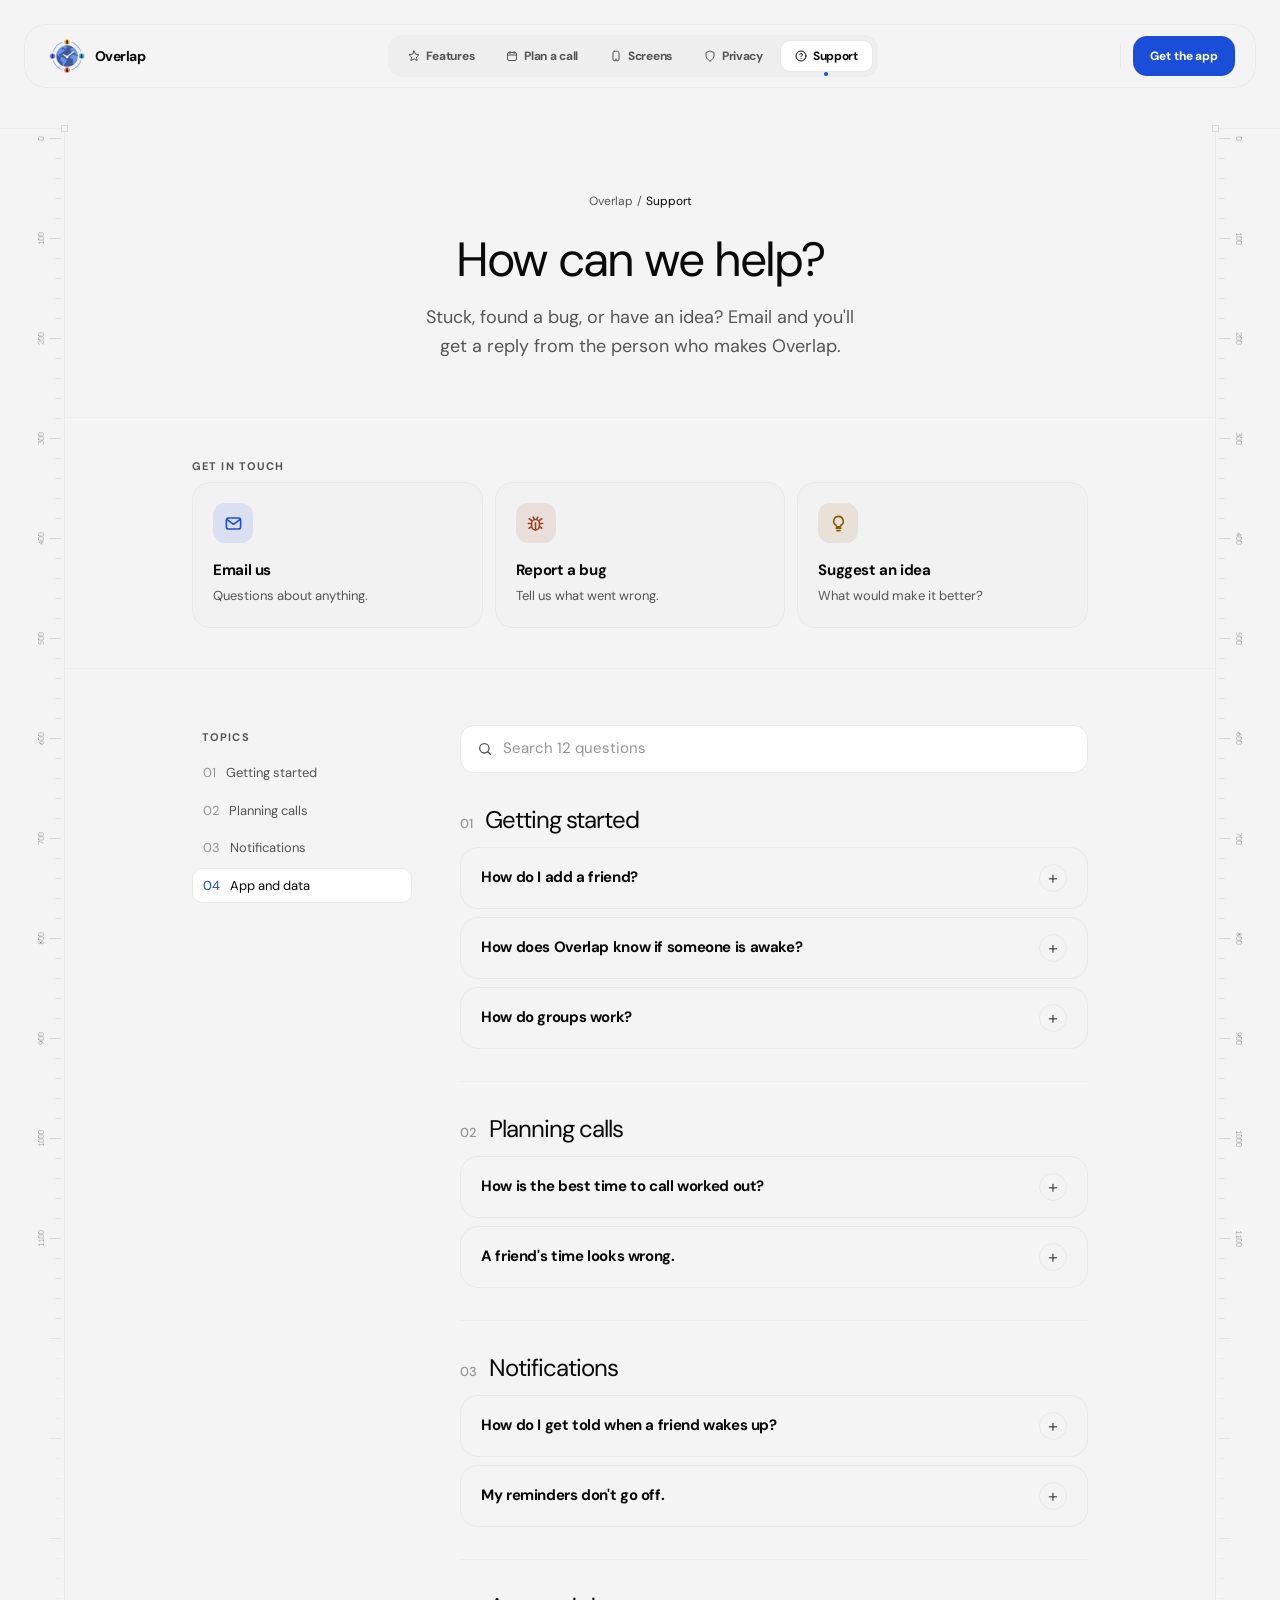
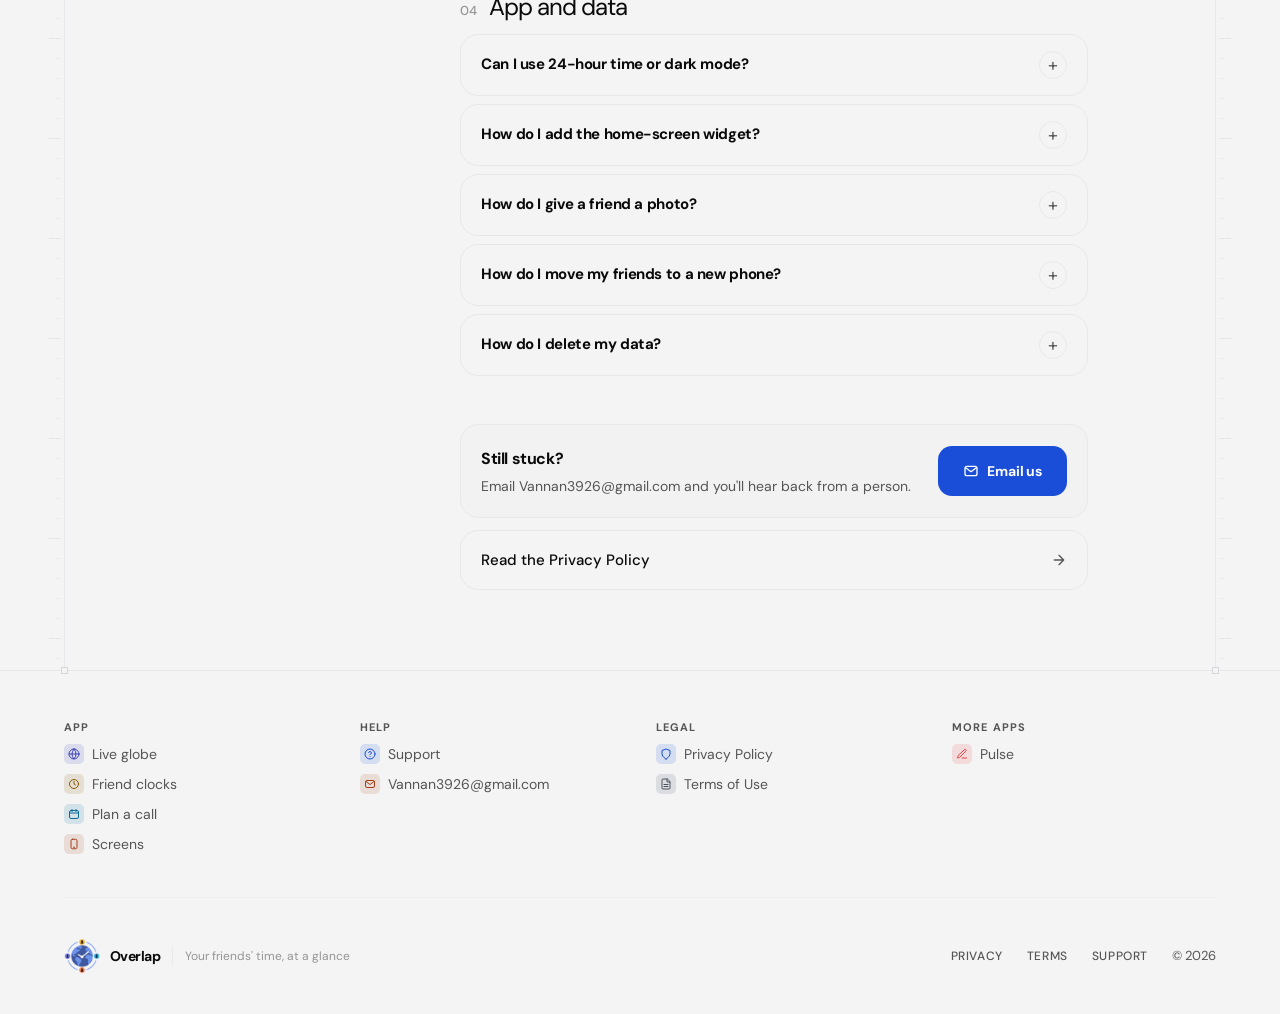
<file: support/index.html>
<!doctype html><html lang="en"><head><meta charset="utf-8"><meta name="viewport" content="width=device-width,initial-scale=1">
<title>Support · Overlap</title><link rel="icon" href="../icon.png">
<link rel="stylesheet" href="../studio.css"><link rel="stylesheet" href="../site.css">
<script defer src="https://analytics.manivannan.design/t.js" data-site="17"></script></head><body>
<svg width="0" height="0" style="position:absolute" aria-hidden="true"><symbol id="i-arrow" viewBox="0 0 24 24" fill="none" stroke="currentColor" stroke-width="2" stroke-linecap="round" stroke-linejoin="round"><path d="M5 12h14M12 5l7 7-7 7"/></symbol><symbol id="i-chev" viewBox="0 0 24 24" fill="none" stroke="currentColor" stroke-width="2" stroke-linecap="round" stroke-linejoin="round"><path d="m9 18 6-6-6-6"/></symbol><symbol id="i-menu" viewBox="0 0 24 24" fill="none" stroke="currentColor" stroke-width="2" stroke-linecap="round" stroke-linejoin="round"><path d="M4 6h16M4 12h16M4 18h16"/></symbol><symbol id="i-globe" viewBox="0 0 24 24" fill="none" stroke="currentColor" stroke-width="2" stroke-linecap="round" stroke-linejoin="round"><circle cx="12" cy="12" r="10"/><path d="M2 12h20M12 2a15.3 15.3 0 0 1 4 10 15.3 15.3 0 0 1-4 10 15.3 15.3 0 0 1-4-10 15.3 15.3 0 0 1 4-10z"/></symbol><symbol id="i-clock" viewBox="0 0 24 24" fill="none" stroke="currentColor" stroke-width="2" stroke-linecap="round" stroke-linejoin="round"><circle cx="12" cy="12" r="9"/><path d="M12 7v5l3 2"/></symbol><symbol id="i-cal" viewBox="0 0 24 24" fill="none" stroke="currentColor" stroke-width="2" stroke-linecap="round" stroke-linejoin="round"><rect x="3" y="5" width="18" height="16" rx="3"/><path d="M8 3v4M16 3v4M3 10h18"/></symbol><symbol id="i-star" viewBox="0 0 24 24" fill="none" stroke="currentColor" stroke-width="2" stroke-linecap="round" stroke-linejoin="round"><path d="M12 2l3.09 6.26L22 9.27l-5 4.87 1.18 6.88L12 17.77l-6.18 3.25L7 14.14 2 9.27l6.91-1.01z"/></symbol><symbol id="i-phone" viewBox="0 0 24 24" fill="none" stroke="currentColor" stroke-width="2" stroke-linecap="round" stroke-linejoin="round"><rect x="6" y="2.5" width="12" height="19" rx="3"/><path d="M11 18.5h2"/></symbol><symbol id="i-shield" viewBox="0 0 24 24" fill="none" stroke="currentColor" stroke-width="2" stroke-linecap="round" stroke-linejoin="round"><path d="M12 22s8-4 8-10V5l-8-3-8 3v7c0 6 8 10 8 10z"/></symbol><symbol id="i-file" viewBox="0 0 24 24" fill="none" stroke="currentColor" stroke-width="2" stroke-linecap="round" stroke-linejoin="round"><path d="M14 2H6a2 2 0 0 0-2 2v16a2 2 0 0 0 2 2h12a2 2 0 0 0 2-2V8zM14 2v6h6M16 13H8M16 17H8"/></symbol><symbol id="i-help" viewBox="0 0 24 24" fill="none" stroke="currentColor" stroke-width="2" stroke-linecap="round" stroke-linejoin="round"><circle cx="12" cy="12" r="10"/><path d="M9.1 9a3 3 0 0 1 5.8 1c0 2-3 3-3 3M12 17h.01"/></symbol><symbol id="i-mail" viewBox="0 0 24 24" fill="none" stroke="currentColor" stroke-width="2" stroke-linecap="round" stroke-linejoin="round"><rect x="3" y="5" width="18" height="14" rx="3"/><path d="m4 7 8 6 8-6"/></symbol><symbol id="i-search" viewBox="0 0 24 24" fill="none" stroke="currentColor" stroke-width="2" stroke-linecap="round" stroke-linejoin="round"><circle cx="11" cy="11" r="7"/><path d="m20 20-3.5-3.5"/></symbol><symbol id="i-alert" viewBox="0 0 24 24" fill="none" stroke="currentColor" stroke-width="2" stroke-linecap="round" stroke-linejoin="round"><path d="M12 9v4M12 17h.01"/><path d="M10.3 3.9 2.4 17.6A2 2 0 0 0 4.1 20.6h15.8a2 2 0 0 0 1.7-3L13.7 3.9a2 2 0 0 0-3.4 0z"/></symbol><symbol id="i-bell" viewBox="0 0 24 24" fill="none" stroke="currentColor" stroke-width="2" stroke-linecap="round" stroke-linejoin="round"><path d="M6 8a6 6 0 0 1 12 0c0 7 3 9 3 9H3s3-2 3-9M10 21h4"/></symbol><symbol id="i-users" viewBox="0 0 24 24" fill="none" stroke="currentColor" stroke-width="2" stroke-linecap="round" stroke-linejoin="round"><circle cx="9" cy="8" r="3.5"/><path d="M2.5 20c.8-3.5 3.4-5.5 6.5-5.5s5.7 2 6.5 5.5M16 4.5a3.5 3.5 0 0 1 0 7M18.5 14.8c1.6.8 2.6 2.6 3 5.2"/></symbol><symbol id="i-grid" viewBox="0 0 24 24" fill="none" stroke="currentColor" stroke-width="2" stroke-linecap="round" stroke-linejoin="round"><rect x="3" y="3" width="7.5" height="7.5" rx="2"/><rect x="13.5" y="3" width="7.5" height="7.5" rx="2"/><rect x="3" y="13.5" width="7.5" height="7.5" rx="2"/><rect x="13.5" y="13.5" width="7.5" height="7.5" rx="2"/></symbol><symbol id="i-lock" viewBox="0 0 24 24" fill="none" stroke="currentColor" stroke-width="2" stroke-linecap="round" stroke-linejoin="round"><rect x="4" y="11" width="16" height="10" rx="2"/><path d="M8 11V7a4 4 0 0 1 8 0v4"/></symbol><symbol id="i-box" viewBox="0 0 24 24" fill="none" stroke="currentColor" stroke-width="2" stroke-linecap="round" stroke-linejoin="round"><path d="M21 8 12 3 3 8v8l9 5 9-5z"/><path d="M3 8l9 5 9-5M12 13v8"/></symbol><symbol id="i-eyeoff" viewBox="0 0 24 24" fill="none" stroke="currentColor" stroke-width="2" stroke-linecap="round" stroke-linejoin="round"><path d="M2.5 12S6 5 12 5s9.5 7 9.5 7-3.5 7-9.5 7-9.5-7-9.5-7z"/><circle cx="12" cy="12" r="3"/><path d="M4 4l16 16"/></symbol><symbol id="i-gift" viewBox="0 0 24 24" fill="none" stroke="currentColor" stroke-width="2" stroke-linecap="round" stroke-linejoin="round"><rect x="3" y="8" width="18" height="13" rx="2"/><path d="M12 8v13M3 12h18M12 8S10.5 3.5 8 4.5 9 8 12 8zM12 8s1.5-4.5 4-3.5S15 8 12 8z"/></symbol><symbol id="i-heart" viewBox="0 0 24 24" fill="none" stroke="currentColor" stroke-width="2" stroke-linecap="round" stroke-linejoin="round"><path d="M12 20s-7.5-4.5-7.5-10A4.5 4.5 0 0 1 12 7.5 4.5 4.5 0 0 1 19.5 10C19.5 15.5 12 20 12 20z"/></symbol><symbol id="i-bug" viewBox="0 0 24 24" fill="none" stroke="currentColor" stroke-width="2" stroke-linecap="round" stroke-linejoin="round"><rect x="7" y="7" width="10" height="13" rx="5"/><path d="M12 11v9M9 4l1.5 2.5M15 4l-1.5 2.5M3 12h4M17 12h4M4 18l3-2M20 18l-3-2M4 6l3 2M20 6l-3 2"/></symbol><symbol id="i-idea" viewBox="0 0 24 24" fill="none" stroke="currentColor" stroke-width="2" stroke-linecap="round" stroke-linejoin="round"><path d="M9 18h6M10 21h4M12 3a6 6 0 0 0-3.5 10.9c.6.4 1 1.1 1 1.8V16h5v-.3c0-.7.4-1.4 1-1.8A6 6 0 0 0 12 3z"/></symbol><symbol id="i-pen" viewBox="0 0 24 24" fill="none" stroke="currentColor" stroke-width="2" stroke-linecap="round" stroke-linejoin="round"><path d="M12 20h9M16.5 3.5a2.12 2.12 0 0 1 3 3L7 19l-4 1 1-4z"/></symbol><symbol id="i-sunrise" viewBox="0 0 24 24" fill="none" stroke="currentColor" stroke-width="2" stroke-linecap="round" stroke-linejoin="round"><path d="M12 3v3M5.6 7.6l1.4 1.4M18.4 7.6 17 9M2 18h20M7 18a5 5 0 0 1 10 0M5 22h14"/></symbol><symbol id="i-sun" viewBox="0 0 24 24" fill="none" stroke="currentColor" stroke-width="2" stroke-linecap="round" stroke-linejoin="round"><circle cx="12" cy="12" r="4"/><path d="M12 2v2M12 20v2M4.9 4.9l1.4 1.4M17.7 17.7l1.4 1.4M2 12h2M20 12h2M4.9 19.1l1.4-1.4M17.7 6.3l1.4-1.4"/></symbol><symbol id="i-sunset" viewBox="0 0 24 24" fill="none" stroke="currentColor" stroke-width="2" stroke-linecap="round" stroke-linejoin="round"><path d="M12 9V3M9 6l3 3 3-3M2 18h20M7 18a5 5 0 0 1 10 0M5 22h14"/></symbol><symbol id="i-moon" viewBox="0 0 24 24" fill="none" stroke="currentColor" stroke-width="2" stroke-linecap="round" stroke-linejoin="round"><path d="M12 3a6 6 0 0 0 9 9 9 9 0 1 1-9-9z"/></symbol><symbol id="i-play" viewBox="0 0 24 24" fill="currentColor"><path d="M4 2.8v18.4c0 .5.5.8.9.6L20.6 13a1 1 0 0 0 0-1.9L4.9 2.2c-.4-.2-.9.1-.9.6z"/></symbol><symbol id="i-apple" viewBox="0 0 24 24" fill="currentColor"><path d="M16.4 12.6c0-2.6 2.1-3.8 2.2-3.9-1.2-1.8-3.1-2-3.7-2-1.6-.2-3.1.9-3.9.9-.8 0-2-.9-3.4-.9-1.7 0-3.3 1-4.2 2.6-1.8 3.1-.5 7.7 1.3 10.2.9 1.2 1.9 2.6 3.2 2.6 1.3-.1 1.8-.8 3.3-.8 1.6 0 2 .8 3.4.8 1.4 0 2.3-1.3 3.1-2.5 1-1.4 1.4-2.8 1.4-2.9 0 0-2.7-1-2.7-4.1zM13.9 5c.7-.9 1.2-2 1-3.2-1 0-2.3.7-3 1.6-.7.8-1.2 2-1.1 3.1 1.2.1 2.3-.6 3.1-1.5z"/></symbol></svg>
<header class="nav">
  <a class="brand" href="../"><img src="../icon.png" alt="">Overlap</a>
  <nav class="navlinks" aria-label="Main"><a href="../#features"><svg aria-hidden="true"><use href="#i-star"/></svg>Features</a><a href="../#plan"><svg aria-hidden="true"><use href="#i-cal"/></svg>Plan a call</a><a href="../#screens"><svg aria-hidden="true"><use href="#i-phone"/></svg>Screens</a><a href="../privacy/"><svg aria-hidden="true"><use href="#i-shield"/></svg>Privacy</a><a aria-current="page" href="../support/"><svg aria-hidden="true"><use href="#i-help"/></svg>Support</a></nav>
  <div class="navright">
    <span class="divider"></span>
    <a class="btn primary sm" href="../#get">Get the app</a>
    <details class="menu"><summary class="iconbtn" aria-label="Menu"><svg aria-hidden="true"><use href="#i-menu"/></svg></summary>
      <div class="menu-panel"><a href="../#features"><svg aria-hidden="true"><use href="#i-star"/></svg>Features</a><a href="../#plan"><svg aria-hidden="true"><use href="#i-cal"/></svg>Plan a call</a><a href="../#screens"><svg aria-hidden="true"><use href="#i-phone"/></svg>Screens</a><a href="../privacy/"><svg aria-hidden="true"><use href="#i-shield"/></svg>Privacy</a><a aria-current="page" href="../support/"><svg aria-hidden="true"><use href="#i-help"/></svg>Support</a><a class="btn primary" href="https://play.google.com/store/apps/details?id=com.beingbriston.overlap"><svg aria-hidden="true"><use href="#i-play"/></svg>Get it on Google Play</a><a class="btn secondary" href="https://apps.apple.com/app/id6822142469"><svg aria-hidden="true"><use href="#i-apple"/></svg>Download on the App Store</a></div>
    </details>
  </div>
</header>
<div class="canvas"><main class="frame">
<header class="page-head"><nav class="crumbs"><a href="../">Overlap</a><span>/</span><span aria-current="page">Support</span></nav>
<h1>How can we help?</h1><p class="lede">Stuck, found a bug, or have an idea? Email and you'll get a reply from the person who makes Overlap.</p></header>
<div class="short"><span class="kicker">Get in touch</span><div class="tiles"><a class="tile" href="mailto:Vannan3926@gmail.com?subject=Overlap%20support"><span class="icon" style="--tint:var(--accent)"><svg aria-hidden="true"><use href="#i-mail"/></svg></span><strong>Email us</strong><span>Questions about anything.</span></a><a class="tile" href="mailto:Vannan3926@gmail.com?subject=Overlap%20bug&body=What%20happened%3F%0A%0AWhat%20did%20you%20expect%3F%0A%0APhone%20and%20app%20version%20%28Settings%20%E2%80%BA%20About%29%3A%0A"><span class="icon" style="--tint:var(--ink-evening)"><svg aria-hidden="true"><use href="#i-bug"/></svg></span><strong>Report a bug</strong><span>Tell us what went wrong.</span></a><a class="tile" href="mailto:Vannan3926@gmail.com?subject=Overlap%20idea"><span class="icon" style="--tint:var(--ink-morning)"><svg aria-hidden="true"><use href="#i-idea"/></svg></span><strong>Suggest an idea</strong><span>What would make it better?</span></a></div></div>
<div class="legal-body"><nav class="toc" aria-label="Topics"><strong>Topics</strong><a href="#getting-started"><span>01</span>Getting started</a><a href="#planning-calls"><span>02</span>Planning calls</a><a href="#notifications"><span>03</span>Notifications</a><a href="#app-and-data"><span>04</span>App and data</a></nav>
<article class="prose support"><label class="search"><svg aria-hidden="true"><use href="#i-search"/></svg><input id="q" type="search" placeholder="Search 12 questions" autocomplete="off"></label>
<p class="empty" hidden>No questions match. Email us instead, we're happy to help.</p><section id="getting-started"><h2><span>01</span>Getting started</h2><details><summary>How do I add a friend?</summary>
<p>Tap <strong>+</strong> on the Clocks tab. Type their name and pick their city, or tap <strong>From contacts</strong> to choose someone from your phone. Overlap guesses their country from the phone number; you can change it.</p>
</details>
<details><summary>How does Overlap know if someone is awake?</summary>
<p>Each friend has awake hours, 7am to 11pm unless you change them. Open the friend and set <strong>Usually awake</strong> to when they wake up and go to sleep, in their local time. The ring around their avatar and the pill next to their time follow those hours.</p>
</details>
<details><summary>How do groups work?</summary>
<p>Open a friend and pick their groups under <strong>Groups</strong>. The chips at the top of the Clocks tab then filter your list, the globe and the planner. Rename groups in <strong>Settings › Groups</strong>.</p>
</details></section><section id="planning-calls"><h2><span>02</span>Planning calls</h2><details><summary>How is the best time to call worked out?</summary>
<p>On the <strong>Plan a call</strong> tab, Overlap looks at everyone in the group you pick and suggests up to three one-hour calls, best first. Each hour is scored by how it suits the person it suits least: an hour right after someone wakes up or just before they go to bed counts against it, so nobody is always the one taking the call at 7am. Each suggestion says who it's early or late for, if anyone. When no hour has everyone awake, it picks from the hours with the most people awake. Public holidays in their countries are shown right where you plan.</p>
</details>
<details><summary>A friend's time looks wrong.</summary>
<p>Check the city on their page: Overlap uses that city's time zone, including daylight saving. If they've moved, pick their new city. Turn on <strong>Settings › Clock change warnings</strong> to hear a day before their clocks change.</p>
</details></section><section id="notifications"><h2><span>03</span>Notifications</h2><details><summary>How do I get told when a friend wakes up?</summary>
<p>Open the friend and turn on <strong>Tell me when they wake up</strong>. It only goes off while you're awake, so it never wakes you.</p>
</details>
<details><summary>My reminders don't go off.</summary>
<p>Check that notifications are allowed for Overlap in your phone's settings. On some Android phones, battery saving can delay alarms: set Overlap's battery use to <strong>Unrestricted</strong>.</p>
</details></section><section id="app-and-data"><h2><span>04</span>App and data</h2><details><summary>Can I use 24-hour time or dark mode?</summary>
<p>Yes. In <strong>Settings › Appearance</strong>, pick System, Light or Dark, an accent colour, and 12-hour, 24-hour or your device clock.</p>
</details>
<details><summary>How do I add the home-screen widget?</summary>
<p>On Android, tap <strong>Settings › Home screen widget</strong>. On iPhone, touch and hold an empty spot on your home screen until the apps jiggle, tap <strong>Edit</strong>, then <strong>Add Widget</strong>, and find Overlap. The iPhone widget comes with version 1.2.0.</p>
</details>
<details><summary>How do I give a friend a photo?</summary>
<p>Open the friend and tap the camera badge on their picture. Choose a photo from your library, use their contact photo, or keep the generated face. Add your own in <strong>Settings</strong>. Photos are kept on your phone only.</p>
</details>
<details><summary>How do I move my friends to a new phone?</summary>
<p>Your friends are stored only on your phone, so they don't move automatically. You'll need to add them again on the new phone.</p>
</details>
<details><summary>How do I delete my data?</summary>
<p>Go to <strong>Settings › Remove all friends</strong>, or uninstall the app. Nothing is stored anywhere else.</p>
</details></section>
<div class="mail"><div><strong>Still stuck?</strong><span>Email Vannan3926@gmail.com and you'll hear back from a person.</span></div><a class="btn primary" href="mailto:Vannan3926@gmail.com?subject=Overlap%20support"><svg aria-hidden="true"><use href="#i-mail"/></svg>Email us</a></div>
<a class="next" href="../privacy/">Read the Privacy Policy<svg aria-hidden="true"><use href="#i-arrow"/></svg></a></article></div>
</main></div>
<footer class="site">
  <nav class="cols" aria-label="Site"><div><span class="kicker">App</span><ul><li><a href="../#globe"><span class="thumb" style="--tint:var(--ink-night)"><svg aria-hidden="true"><use href="#i-globe"/></svg></span>Live globe</a></li><li><a href="../#clocks"><span class="thumb" style="--tint:var(--ink-morning)"><svg aria-hidden="true"><use href="#i-clock"/></svg></span>Friend clocks</a></li><li><a href="../#plan"><span class="thumb" style="--tint:var(--ink-afternoon)"><svg aria-hidden="true"><use href="#i-cal"/></svg></span>Plan a call</a></li><li><a href="../#screens"><span class="thumb" style="--tint:var(--ink-evening)"><svg aria-hidden="true"><use href="#i-phone"/></svg></span>Screens</a></li></ul></div><div><span class="kicker">Help</span><ul><li><a href="../support/"><span class="thumb" style="--tint:var(--accent)"><svg aria-hidden="true"><use href="#i-help"/></svg></span>Support</a></li><li><a href="mailto:Vannan3926@gmail.com"><span class="thumb" style="--tint:var(--ink-evening)"><svg aria-hidden="true"><use href="#i-mail"/></svg></span>Vannan3926@gmail.com</a></li></ul></div><div><span class="kicker">Legal</span><ul><li><a href="../privacy/"><span class="thumb" style="--tint:var(--accent)"><svg aria-hidden="true"><use href="#i-shield"/></svg></span>Privacy Policy</a></li><li><a href="../terms/"><span class="thumb" style="--tint:var(--ink-asleep)"><svg aria-hidden="true"><use href="#i-file"/></svg></span>Terms of Use</a></li></ul></div><div><span class="kicker">More apps</span><ul><li><a href="https://beingmani.github.io/Pulse-releases/"><span class="thumb" style="--tint:var(--t-red)"><svg aria-hidden="true"><use href="#i-pen"/></svg></span>Pulse</a></li></ul></div></nav>
  <div class="bar">
    <div class="left"><a class="brand" href="../"><img src="../icon.png" alt="">Overlap</a><span class="tagline">Your friends' time, at a glance</span></div>
    <nav aria-label="Legal"><a href="../privacy/">Privacy</a><a href="../terms/">Terms</a><a href="../support/">Support</a><span class="meta">© 2026</span></nav>
  </div>
</footer>
<script>
// Highlight the section you're reading in the contents list.
const links = [...document.querySelectorAll(".toc a")];
const seen = new IntersectionObserver((es) => es.forEach((e) => {
  if (e.isIntersecting) links.forEach((a) => a.classList.toggle("on", a.getAttribute("href") === "#" + e.target.id));
}), { rootMargin: "-20% 0px -70% 0px" });
document.querySelectorAll(".prose section[id]").forEach((s) => seen.observe(s));
</script><script>
// Filter the questions as you type; topics with nothing left are hidden.
const q = document.getElementById("q"), empty = document.querySelector(".empty");
q.addEventListener("input", () => {
  const t = q.value.trim().toLowerCase();
  let any = false;
  document.querySelectorAll(".prose section").forEach((s) => {
    let shown = 0;
    s.querySelectorAll("details").forEach((d) => {
      const hit = !t || d.textContent.toLowerCase().includes(t);
      d.hidden = !hit; if (hit) shown++;
      d.open = !!t && hit;
    });
    s.hidden = !shown; if (shown) any = true;
  });
  empty.hidden = any;
});
</script></body></html>
</file>
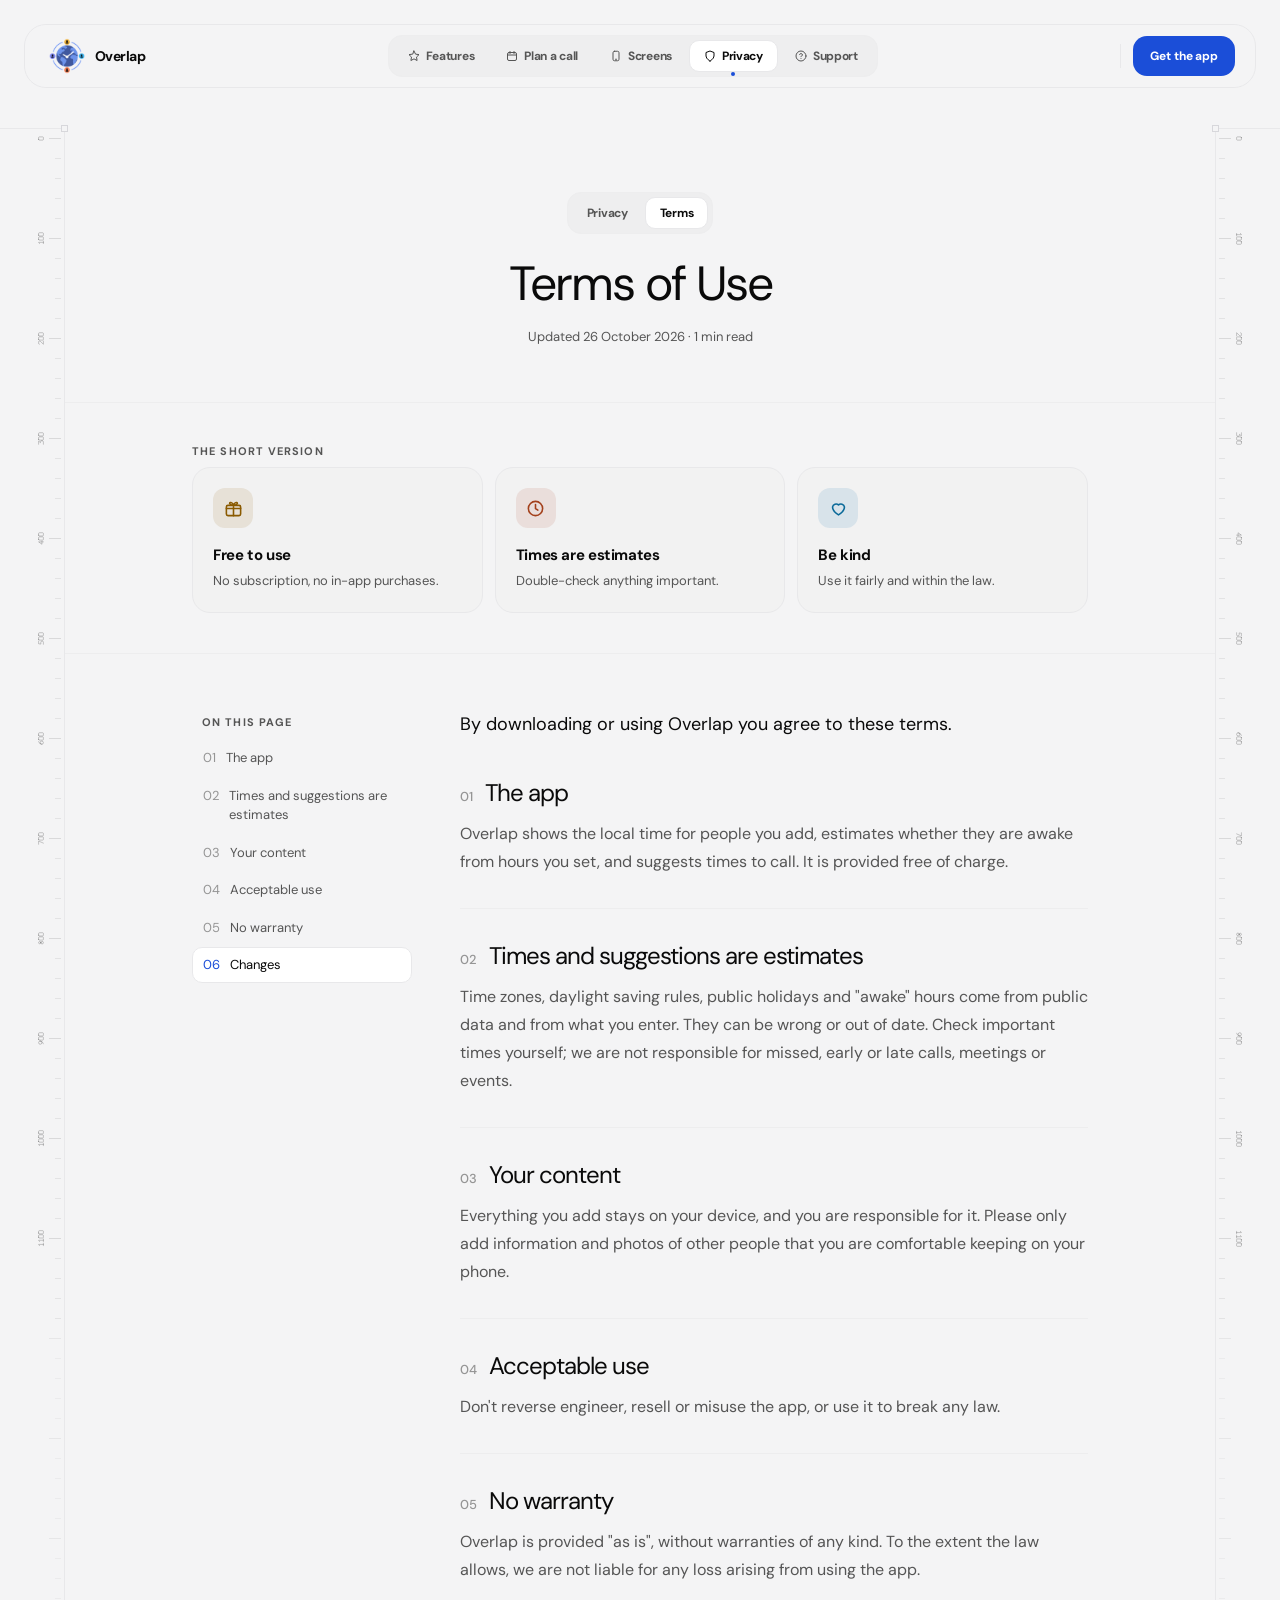
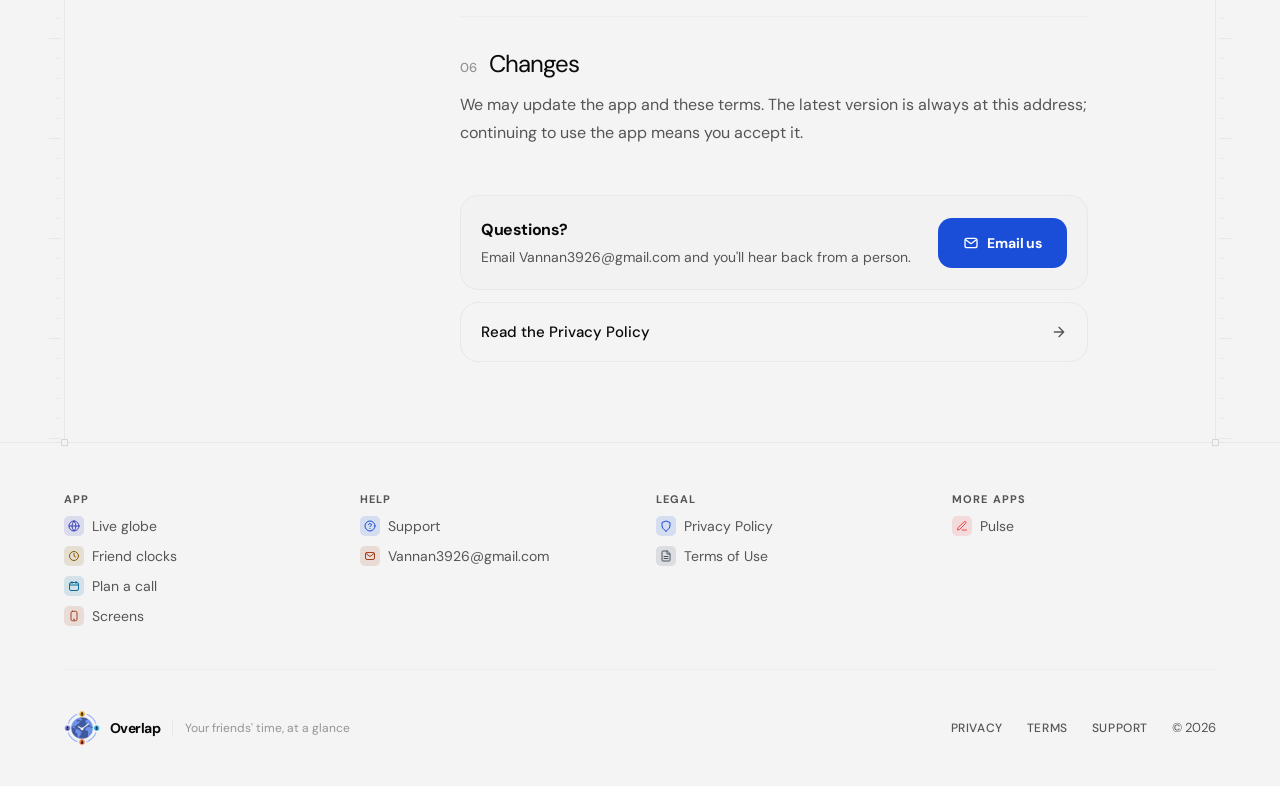
<file: terms/index.html>
<!doctype html><html lang="en"><head><meta charset="utf-8"><meta name="viewport" content="width=device-width,initial-scale=1">
<title>Terms of Use · Overlap</title><link rel="icon" href="../icon.png">
<link rel="stylesheet" href="../studio.css"><link rel="stylesheet" href="../site.css">
<script defer src="https://analytics.manivannan.design/t.js" data-site="17"></script></head><body>
<svg width="0" height="0" style="position:absolute" aria-hidden="true"><symbol id="i-arrow" viewBox="0 0 24 24" fill="none" stroke="currentColor" stroke-width="2" stroke-linecap="round" stroke-linejoin="round"><path d="M5 12h14M12 5l7 7-7 7"/></symbol><symbol id="i-chev" viewBox="0 0 24 24" fill="none" stroke="currentColor" stroke-width="2" stroke-linecap="round" stroke-linejoin="round"><path d="m9 18 6-6-6-6"/></symbol><symbol id="i-menu" viewBox="0 0 24 24" fill="none" stroke="currentColor" stroke-width="2" stroke-linecap="round" stroke-linejoin="round"><path d="M4 6h16M4 12h16M4 18h16"/></symbol><symbol id="i-globe" viewBox="0 0 24 24" fill="none" stroke="currentColor" stroke-width="2" stroke-linecap="round" stroke-linejoin="round"><circle cx="12" cy="12" r="10"/><path d="M2 12h20M12 2a15.3 15.3 0 0 1 4 10 15.3 15.3 0 0 1-4 10 15.3 15.3 0 0 1-4-10 15.3 15.3 0 0 1 4-10z"/></symbol><symbol id="i-clock" viewBox="0 0 24 24" fill="none" stroke="currentColor" stroke-width="2" stroke-linecap="round" stroke-linejoin="round"><circle cx="12" cy="12" r="9"/><path d="M12 7v5l3 2"/></symbol><symbol id="i-cal" viewBox="0 0 24 24" fill="none" stroke="currentColor" stroke-width="2" stroke-linecap="round" stroke-linejoin="round"><rect x="3" y="5" width="18" height="16" rx="3"/><path d="M8 3v4M16 3v4M3 10h18"/></symbol><symbol id="i-star" viewBox="0 0 24 24" fill="none" stroke="currentColor" stroke-width="2" stroke-linecap="round" stroke-linejoin="round"><path d="M12 2l3.09 6.26L22 9.27l-5 4.87 1.18 6.88L12 17.77l-6.18 3.25L7 14.14 2 9.27l6.91-1.01z"/></symbol><symbol id="i-phone" viewBox="0 0 24 24" fill="none" stroke="currentColor" stroke-width="2" stroke-linecap="round" stroke-linejoin="round"><rect x="6" y="2.5" width="12" height="19" rx="3"/><path d="M11 18.5h2"/></symbol><symbol id="i-shield" viewBox="0 0 24 24" fill="none" stroke="currentColor" stroke-width="2" stroke-linecap="round" stroke-linejoin="round"><path d="M12 22s8-4 8-10V5l-8-3-8 3v7c0 6 8 10 8 10z"/></symbol><symbol id="i-file" viewBox="0 0 24 24" fill="none" stroke="currentColor" stroke-width="2" stroke-linecap="round" stroke-linejoin="round"><path d="M14 2H6a2 2 0 0 0-2 2v16a2 2 0 0 0 2 2h12a2 2 0 0 0 2-2V8zM14 2v6h6M16 13H8M16 17H8"/></symbol><symbol id="i-help" viewBox="0 0 24 24" fill="none" stroke="currentColor" stroke-width="2" stroke-linecap="round" stroke-linejoin="round"><circle cx="12" cy="12" r="10"/><path d="M9.1 9a3 3 0 0 1 5.8 1c0 2-3 3-3 3M12 17h.01"/></symbol><symbol id="i-mail" viewBox="0 0 24 24" fill="none" stroke="currentColor" stroke-width="2" stroke-linecap="round" stroke-linejoin="round"><rect x="3" y="5" width="18" height="14" rx="3"/><path d="m4 7 8 6 8-6"/></symbol><symbol id="i-search" viewBox="0 0 24 24" fill="none" stroke="currentColor" stroke-width="2" stroke-linecap="round" stroke-linejoin="round"><circle cx="11" cy="11" r="7"/><path d="m20 20-3.5-3.5"/></symbol><symbol id="i-alert" viewBox="0 0 24 24" fill="none" stroke="currentColor" stroke-width="2" stroke-linecap="round" stroke-linejoin="round"><path d="M12 9v4M12 17h.01"/><path d="M10.3 3.9 2.4 17.6A2 2 0 0 0 4.1 20.6h15.8a2 2 0 0 0 1.7-3L13.7 3.9a2 2 0 0 0-3.4 0z"/></symbol><symbol id="i-bell" viewBox="0 0 24 24" fill="none" stroke="currentColor" stroke-width="2" stroke-linecap="round" stroke-linejoin="round"><path d="M6 8a6 6 0 0 1 12 0c0 7 3 9 3 9H3s3-2 3-9M10 21h4"/></symbol><symbol id="i-users" viewBox="0 0 24 24" fill="none" stroke="currentColor" stroke-width="2" stroke-linecap="round" stroke-linejoin="round"><circle cx="9" cy="8" r="3.5"/><path d="M2.5 20c.8-3.5 3.4-5.5 6.5-5.5s5.7 2 6.5 5.5M16 4.5a3.5 3.5 0 0 1 0 7M18.5 14.8c1.6.8 2.6 2.6 3 5.2"/></symbol><symbol id="i-grid" viewBox="0 0 24 24" fill="none" stroke="currentColor" stroke-width="2" stroke-linecap="round" stroke-linejoin="round"><rect x="3" y="3" width="7.5" height="7.5" rx="2"/><rect x="13.5" y="3" width="7.5" height="7.5" rx="2"/><rect x="3" y="13.5" width="7.5" height="7.5" rx="2"/><rect x="13.5" y="13.5" width="7.5" height="7.5" rx="2"/></symbol><symbol id="i-lock" viewBox="0 0 24 24" fill="none" stroke="currentColor" stroke-width="2" stroke-linecap="round" stroke-linejoin="round"><rect x="4" y="11" width="16" height="10" rx="2"/><path d="M8 11V7a4 4 0 0 1 8 0v4"/></symbol><symbol id="i-box" viewBox="0 0 24 24" fill="none" stroke="currentColor" stroke-width="2" stroke-linecap="round" stroke-linejoin="round"><path d="M21 8 12 3 3 8v8l9 5 9-5z"/><path d="M3 8l9 5 9-5M12 13v8"/></symbol><symbol id="i-eyeoff" viewBox="0 0 24 24" fill="none" stroke="currentColor" stroke-width="2" stroke-linecap="round" stroke-linejoin="round"><path d="M2.5 12S6 5 12 5s9.5 7 9.5 7-3.5 7-9.5 7-9.5-7-9.5-7z"/><circle cx="12" cy="12" r="3"/><path d="M4 4l16 16"/></symbol><symbol id="i-gift" viewBox="0 0 24 24" fill="none" stroke="currentColor" stroke-width="2" stroke-linecap="round" stroke-linejoin="round"><rect x="3" y="8" width="18" height="13" rx="2"/><path d="M12 8v13M3 12h18M12 8S10.5 3.5 8 4.5 9 8 12 8zM12 8s1.5-4.5 4-3.5S15 8 12 8z"/></symbol><symbol id="i-heart" viewBox="0 0 24 24" fill="none" stroke="currentColor" stroke-width="2" stroke-linecap="round" stroke-linejoin="round"><path d="M12 20s-7.5-4.5-7.5-10A4.5 4.5 0 0 1 12 7.5 4.5 4.5 0 0 1 19.5 10C19.5 15.5 12 20 12 20z"/></symbol><symbol id="i-bug" viewBox="0 0 24 24" fill="none" stroke="currentColor" stroke-width="2" stroke-linecap="round" stroke-linejoin="round"><rect x="7" y="7" width="10" height="13" rx="5"/><path d="M12 11v9M9 4l1.5 2.5M15 4l-1.5 2.5M3 12h4M17 12h4M4 18l3-2M20 18l-3-2M4 6l3 2M20 6l-3 2"/></symbol><symbol id="i-idea" viewBox="0 0 24 24" fill="none" stroke="currentColor" stroke-width="2" stroke-linecap="round" stroke-linejoin="round"><path d="M9 18h6M10 21h4M12 3a6 6 0 0 0-3.5 10.9c.6.4 1 1.1 1 1.8V16h5v-.3c0-.7.4-1.4 1-1.8A6 6 0 0 0 12 3z"/></symbol><symbol id="i-pen" viewBox="0 0 24 24" fill="none" stroke="currentColor" stroke-width="2" stroke-linecap="round" stroke-linejoin="round"><path d="M12 20h9M16.5 3.5a2.12 2.12 0 0 1 3 3L7 19l-4 1 1-4z"/></symbol><symbol id="i-sunrise" viewBox="0 0 24 24" fill="none" stroke="currentColor" stroke-width="2" stroke-linecap="round" stroke-linejoin="round"><path d="M12 3v3M5.6 7.6l1.4 1.4M18.4 7.6 17 9M2 18h20M7 18a5 5 0 0 1 10 0M5 22h14"/></symbol><symbol id="i-sun" viewBox="0 0 24 24" fill="none" stroke="currentColor" stroke-width="2" stroke-linecap="round" stroke-linejoin="round"><circle cx="12" cy="12" r="4"/><path d="M12 2v2M12 20v2M4.9 4.9l1.4 1.4M17.7 17.7l1.4 1.4M2 12h2M20 12h2M4.9 19.1l1.4-1.4M17.7 6.3l1.4-1.4"/></symbol><symbol id="i-sunset" viewBox="0 0 24 24" fill="none" stroke="currentColor" stroke-width="2" stroke-linecap="round" stroke-linejoin="round"><path d="M12 9V3M9 6l3 3 3-3M2 18h20M7 18a5 5 0 0 1 10 0M5 22h14"/></symbol><symbol id="i-moon" viewBox="0 0 24 24" fill="none" stroke="currentColor" stroke-width="2" stroke-linecap="round" stroke-linejoin="round"><path d="M12 3a6 6 0 0 0 9 9 9 9 0 1 1-9-9z"/></symbol><symbol id="i-play" viewBox="0 0 24 24" fill="currentColor"><path d="M4 2.8v18.4c0 .5.5.8.9.6L20.6 13a1 1 0 0 0 0-1.9L4.9 2.2c-.4-.2-.9.1-.9.6z"/></symbol><symbol id="i-apple" viewBox="0 0 24 24" fill="currentColor"><path d="M16.4 12.6c0-2.6 2.1-3.8 2.2-3.9-1.2-1.8-3.1-2-3.7-2-1.6-.2-3.1.9-3.9.9-.8 0-2-.9-3.4-.9-1.7 0-3.3 1-4.2 2.6-1.8 3.1-.5 7.7 1.3 10.2.9 1.2 1.9 2.6 3.2 2.6 1.3-.1 1.8-.8 3.3-.8 1.6 0 2 .8 3.4.8 1.4 0 2.3-1.3 3.1-2.5 1-1.4 1.4-2.8 1.4-2.9 0 0-2.7-1-2.7-4.1zM13.9 5c.7-.9 1.2-2 1-3.2-1 0-2.3.7-3 1.6-.7.8-1.2 2-1.1 3.1 1.2.1 2.3-.6 3.1-1.5z"/></symbol></svg>
<header class="nav">
  <a class="brand" href="../"><img src="../icon.png" alt="">Overlap</a>
  <nav class="navlinks" aria-label="Main"><a href="../#features"><svg aria-hidden="true"><use href="#i-star"/></svg>Features</a><a href="../#plan"><svg aria-hidden="true"><use href="#i-cal"/></svg>Plan a call</a><a href="../#screens"><svg aria-hidden="true"><use href="#i-phone"/></svg>Screens</a><a aria-current="page" href="../privacy/"><svg aria-hidden="true"><use href="#i-shield"/></svg>Privacy</a><a href="../support/"><svg aria-hidden="true"><use href="#i-help"/></svg>Support</a></nav>
  <div class="navright">
    <span class="divider"></span>
    <a class="btn primary sm" href="../#get">Get the app</a>
    <details class="menu"><summary class="iconbtn" aria-label="Menu"><svg aria-hidden="true"><use href="#i-menu"/></svg></summary>
      <div class="menu-panel"><a href="../#features"><svg aria-hidden="true"><use href="#i-star"/></svg>Features</a><a href="../#plan"><svg aria-hidden="true"><use href="#i-cal"/></svg>Plan a call</a><a href="../#screens"><svg aria-hidden="true"><use href="#i-phone"/></svg>Screens</a><a aria-current="page" href="../privacy/"><svg aria-hidden="true"><use href="#i-shield"/></svg>Privacy</a><a href="../support/"><svg aria-hidden="true"><use href="#i-help"/></svg>Support</a><a class="btn primary" href="https://play.google.com/store/apps/details?id=com.beingbriston.overlap"><svg aria-hidden="true"><use href="#i-play"/></svg>Get it on Google Play</a><a class="btn secondary" href="https://apps.apple.com/app/id6822142469"><svg aria-hidden="true"><use href="#i-apple"/></svg>Download on the App Store</a></div>
    </details>
  </div>
</header>
<div class="canvas"><main class="frame">
<header class="page-head"><div class="switch"><a class="" href="../privacy/">Privacy</a><a class="on" href="../terms/">Terms</a></div><h1>Terms of Use</h1>
<p class="meta">Updated 26 October 2026 · 1 min read</p></header>
<div class="short"><span class="kicker">The short version</span><div class="tiles"><div class="tile"><span class="icon" style="--tint:var(--ink-morning)"><svg aria-hidden="true"><use href="#i-gift"/></svg></span><strong>Free to use</strong><span>No subscription, no in-app purchases.</span></div><div class="tile"><span class="icon" style="--tint:var(--ink-evening)"><svg aria-hidden="true"><use href="#i-clock"/></svg></span><strong>Times are estimates</strong><span>Double-check anything important.</span></div><div class="tile"><span class="icon" style="--tint:var(--ink-afternoon)"><svg aria-hidden="true"><use href="#i-heart"/></svg></span><strong>Be kind</strong><span>Use it fairly and within the law.</span></div></div></div>
<div class="legal-body"><nav class="toc" aria-label="On this page"><strong>On this page</strong><a href="#the-app"><span>01</span>The app</a><a href="#times-and-suggestions-are-estimates"><span>02</span>Times and suggestions are estimates</a><a href="#your-content"><span>03</span>Your content</a><a href="#acceptable-use"><span>04</span>Acceptable use</a><a href="#no-warranty"><span>05</span>No warranty</a><a href="#changes"><span>06</span>Changes</a></nav>
<article class="prose"><p>By downloading or using Overlap you agree to these terms.</p><section id="the-app"><h2><span>01</span>The app</h2><p>Overlap shows the local time for people you add, estimates whether they are awake from hours you set, and suggests times to call. It is provided free of charge.</p></section><section id="times-and-suggestions-are-estimates"><h2><span>02</span>Times and suggestions are estimates</h2><p>Time zones, daylight saving rules, public holidays and "awake" hours come from public data and from what you enter. They can be wrong or out of date. Check important times yourself; we are not responsible for missed, early or late calls, meetings or events.</p></section><section id="your-content"><h2><span>03</span>Your content</h2><p>Everything you add stays on your device, and you are responsible for it. Please only add information and photos of other people that you are comfortable keeping on your phone.</p></section><section id="acceptable-use"><h2><span>04</span>Acceptable use</h2><p>Don't reverse engineer, resell or misuse the app, or use it to break any law.</p></section><section id="no-warranty"><h2><span>05</span>No warranty</h2><p>Overlap is provided "as is", without warranties of any kind. To the extent the law allows, we are not liable for any loss arising from using the app.</p></section><section id="changes"><h2><span>06</span>Changes</h2><p>We may update the app and these terms. The latest version is always at this address; continuing to use the app means you accept it.</p></section>
<div class="mail"><div><strong>Questions?</strong><span>Email Vannan3926@gmail.com and you'll hear back from a person.</span></div><a class="btn primary" href="mailto:Vannan3926@gmail.com?subject=Overlap%20terms"><svg aria-hidden="true"><use href="#i-mail"/></svg>Email us</a></div>
<a class="next" href="../privacy/">Read the Privacy Policy<svg aria-hidden="true"><use href="#i-arrow"/></svg></a></article></div>
</main></div>
<footer class="site">
  <nav class="cols" aria-label="Site"><div><span class="kicker">App</span><ul><li><a href="../#globe"><span class="thumb" style="--tint:var(--ink-night)"><svg aria-hidden="true"><use href="#i-globe"/></svg></span>Live globe</a></li><li><a href="../#clocks"><span class="thumb" style="--tint:var(--ink-morning)"><svg aria-hidden="true"><use href="#i-clock"/></svg></span>Friend clocks</a></li><li><a href="../#plan"><span class="thumb" style="--tint:var(--ink-afternoon)"><svg aria-hidden="true"><use href="#i-cal"/></svg></span>Plan a call</a></li><li><a href="../#screens"><span class="thumb" style="--tint:var(--ink-evening)"><svg aria-hidden="true"><use href="#i-phone"/></svg></span>Screens</a></li></ul></div><div><span class="kicker">Help</span><ul><li><a href="../support/"><span class="thumb" style="--tint:var(--accent)"><svg aria-hidden="true"><use href="#i-help"/></svg></span>Support</a></li><li><a href="mailto:Vannan3926@gmail.com"><span class="thumb" style="--tint:var(--ink-evening)"><svg aria-hidden="true"><use href="#i-mail"/></svg></span>Vannan3926@gmail.com</a></li></ul></div><div><span class="kicker">Legal</span><ul><li><a href="../privacy/"><span class="thumb" style="--tint:var(--accent)"><svg aria-hidden="true"><use href="#i-shield"/></svg></span>Privacy Policy</a></li><li><a href="../terms/"><span class="thumb" style="--tint:var(--ink-asleep)"><svg aria-hidden="true"><use href="#i-file"/></svg></span>Terms of Use</a></li></ul></div><div><span class="kicker">More apps</span><ul><li><a href="https://beingmani.github.io/Pulse-releases/"><span class="thumb" style="--tint:var(--t-red)"><svg aria-hidden="true"><use href="#i-pen"/></svg></span>Pulse</a></li></ul></div></nav>
  <div class="bar">
    <div class="left"><a class="brand" href="../"><img src="../icon.png" alt="">Overlap</a><span class="tagline">Your friends' time, at a glance</span></div>
    <nav aria-label="Legal"><a href="../privacy/">Privacy</a><a href="../terms/">Terms</a><a href="../support/">Support</a><span class="meta">© 2026</span></nav>
  </div>
</footer>
<script>
// Highlight the section you're reading in the contents list.
const links = [...document.querySelectorAll(".toc a")];
const seen = new IntersectionObserver((es) => es.forEach((e) => {
  if (e.isIntersecting) links.forEach((a) => a.classList.toggle("on", a.getAttribute("href") === "#" + e.target.id));
}), { rootMargin: "-20% 0px -70% 0px" });
document.querySelectorAll(".prose section[id]").forEach((s) => seen.observe(s));
</script></body></html>
</file>
<file: studio.css>
/* ==========================================================================
   Studio: shared website design system for the Overlap and Pulse sites.
   Modelled on figmaplugins.co, kept flat: no gradients, no shadows, no
   blur, no fades. Hairline borders do the work. See README.md.
   ========================================================================== */

/* -- Fonts: DM Sans 400 / 500 / 700, served from ./fonts ----------------- */
@font-face { font-family: "DM Sans"; src: url(fonts/DMSans-Regular.ttf) format("truetype"); font-weight: 400; font-style: normal; font-display: swap; }
@font-face { font-family: "DM Sans"; src: url(fonts/DMSans-Medium.ttf) format("truetype"); font-weight: 500; font-style: normal; font-display: swap; }
@font-face { font-family: "DM Sans"; src: url(fonts/DMSans-Bold.ttf) format("truetype"); font-weight: 700; font-style: normal; font-display: swap; }

/* -- Tokens (light). Apps set --accent-light / --accent-dark (+ --on-*) -- */
:root {
  color-scheme: light dark;

  /* Brand: each app sets these. */
  --accent: var(--accent-light, #1b4ed8);
  --on-accent: var(--on-accent-light, #ffffff);
  --accent-soft: color-mix(in srgb, var(--accent) 12%, var(--bg));

  /* Neutrals, straight from figmaplugins.co (shadcn zinc). */
  --bg: oklch(0.967 0.001 286.375);
  --fg: oklch(0.145 0 0);
  --card: oklch(1 0 0);
  --secondary: oklch(0.92 0.002 286.375);
  --muted: oklch(0.94 0.002 286.375);
  --muted-fg: oklch(0.45 0 0);
  --border: oklch(0.88 0.005 286.375);

  /* Flat stand-ins for figmaplugins' alpha tints (border/40, secondary/15...). */
  --line: color-mix(in srgb, var(--border) 40%, var(--bg));        /* frame, cards */
  --line-strong: color-mix(in srgb, var(--border) 70%, var(--bg)); /* hover borders */
  --line-soft: color-mix(in srgb, var(--border) 25%, var(--bg));   /* section rules */
  --surface: color-mix(in srgb, var(--secondary) 15%, var(--bg));  /* card fill */
  --surface-2: color-mix(in srgb, var(--secondary) 35%, var(--bg));/* pills, secondary btn */
  --surface-3: color-mix(in srgb, var(--secondary) 60%, var(--bg));/* hover */
  --faint-fg: color-mix(in srgb, var(--muted-fg) 60%, var(--bg));  /* captions */

  /* Shape and type. */
  --radius: 0.625rem;                      /* 10px  (rounded-lg) */
  --radius-xl: calc(var(--radius) * 1.4);  /* 14px  buttons, icon boxes */
  --radius-2xl: calc(var(--radius) * 1.8); /* 18px  cards */
  --radius-nav: 22px;
  --font: "DM Sans", "DM Sans Fallback", system-ui, -apple-system, "Segoe UI", Roboto, sans-serif;
  --mono: ui-monospace, "SF Mono", Menlo, Consolas, monospace;
  --w-display: 400;   /* headlines: regular, tight tracking */
  --w-strong: 700;    /* card titles, buttons (figmaplugins' 600 maps here) */
  --frame-w: 72rem;   /* 1152px content column */
  --nav-h: 64px;
  --nav-top: 24px;

  /* Tints for icon squares: set --tint on .icon / .chip svg / .thumb. */
  --t-blue: #3b82f6; --t-green: #22c55e; --t-violet: #8b5cf6; --t-orange: #f97316;
  --t-pink: #ec4899; --t-teal: #0d9488; --t-amber: #f59e0b; --t-red: #ef4444; --t-slate: #64748b;

  /* Ruler and corner art (SVG, flat). */
  --corner: url("data:image/svg+xml,%3Csvg xmlns='http://www.w3.org/2000/svg' width='7' height='7'%3E%3Crect x='.5' y='.5' width='6' height='6' fill='%23f4f4f5' stroke='%23d7d7db'/%3E%3C/svg%3E");
  --ruler-l: url("data:image/svg+xml,%3Csvg xmlns='http://www.w3.org/2000/svg' width='40' height='1200'%3E%3Cdefs%3E%3Cpath id='d0' d='M1 0h2a1 1 0 0 1 1 1v4a1 1 0 0 1-1 1H1a1 1 0 0 1-1-1V1a1 1 0 0 1 1-1z'/%3E%3Cpath id='d1' d='M.8 1.2 2.4 0v6M.8 6h3.2'/%3E%3Cpath id='d2' d='M0 1a1 1 0 0 1 1-1h2a1 1 0 0 1 1 1v.8L0 6h4'/%3E%3Cpath id='d3' d='M0 0h4L2 2.4h.8a1.8 1.8 0 0 1 0 3.6H0'/%3E%3Cpath id='d4' d='M3 6V0L0 4.2h4'/%3E%3Cpath id='d5' d='M4 0H.6L.2 2.8h2.3a1.6 1.6 0 0 1 0 3.2H0'/%3E%3Cpath id='d6' d='M3.4 0Q0 .8 0 4a2 2 0 0 0 4 0 2 2 0 0 0-4 0'/%3E%3Cpath id='d7' d='M0 0h4L1.4 6'/%3E%3Cpath id='d8' d='M2 2.8a1.4 1.4 0 1 1 0-2.8 1.4 1.4 0 1 1 0 2.8 1.6 1.6 0 1 0 0 3.2 1.6 1.6 0 1 0 0-3.2z'/%3E%3Cpath id='d9' d='M.6 6Q4 5.2 4 2a2 2 0 0 0-4 0 2 2 0 0 0 4 0'/%3E%3C/defs%3E%3Crect x='24' y='10' width='12' height='1' fill-opacity='.06'/%3E%3Cg transform='translate(16 10.5) rotate(-90) scale(.8)' fill='none' stroke='black' stroke-width='.9' stroke-linecap='round' stroke-linejoin='round' stroke-opacity='.3'%3E%3Cuse href='%23d0' x='-2.0' y='-3'/%3E%3C/g%3E%3Crect x='30' y='30' width='6' height='1' fill-opacity='.035'/%3E%3Crect x='30' y='50' width='6' height='1' fill-opacity='.035'/%3E%3Crect x='30' y='70' width='6' height='1' fill-opacity='.035'/%3E%3Crect x='30' y='90' width='6' height='1' fill-opacity='.035'/%3E%3Crect x='24' y='110' width='12' height='1' fill-opacity='.06'/%3E%3Cg transform='translate(16 110.5) rotate(-90) scale(.8)' fill='none' stroke='black' stroke-width='.9' stroke-linecap='round' stroke-linejoin='round' stroke-opacity='.3'%3E%3Cuse href='%23d1' x='-7.2' y='-3'/%3E%3Cuse href='%23d0' x='-2.0' y='-3'/%3E%3Cuse href='%23d0' x='3.2' y='-3'/%3E%3C/g%3E%3Crect x='30' y='130' width='6' height='1' fill-opacity='.035'/%3E%3Crect x='30' y='150' width='6' height='1' fill-opacity='.035'/%3E%3Crect x='30' y='170' width='6' height='1' fill-opacity='.035'/%3E%3Crect x='30' y='190' width='6' height='1' fill-opacity='.035'/%3E%3Crect x='24' y='210' width='12' height='1' fill-opacity='.06'/%3E%3Cg transform='translate(16 210.5) rotate(-90) scale(.8)' fill='none' stroke='black' stroke-width='.9' stroke-linecap='round' stroke-linejoin='round' stroke-opacity='.3'%3E%3Cuse href='%23d2' x='-7.2' y='-3'/%3E%3Cuse href='%23d0' x='-2.0' y='-3'/%3E%3Cuse href='%23d0' x='3.2' y='-3'/%3E%3C/g%3E%3Crect x='30' y='230' width='6' height='1' fill-opacity='.035'/%3E%3Crect x='30' y='250' width='6' height='1' fill-opacity='.035'/%3E%3Crect x='30' y='270' width='6' height='1' fill-opacity='.035'/%3E%3Crect x='30' y='290' width='6' height='1' fill-opacity='.035'/%3E%3Crect x='24' y='310' width='12' height='1' fill-opacity='.06'/%3E%3Cg transform='translate(16 310.5) rotate(-90) scale(.8)' fill='none' stroke='black' stroke-width='.9' stroke-linecap='round' stroke-linejoin='round' stroke-opacity='.3'%3E%3Cuse href='%23d3' x='-7.2' y='-3'/%3E%3Cuse href='%23d0' x='-2.0' y='-3'/%3E%3Cuse href='%23d0' x='3.2' y='-3'/%3E%3C/g%3E%3Crect x='30' y='330' width='6' height='1' fill-opacity='.035'/%3E%3Crect x='30' y='350' width='6' height='1' fill-opacity='.035'/%3E%3Crect x='30' y='370' width='6' height='1' fill-opacity='.035'/%3E%3Crect x='30' y='390' width='6' height='1' fill-opacity='.035'/%3E%3Crect x='24' y='410' width='12' height='1' fill-opacity='.06'/%3E%3Cg transform='translate(16 410.5) rotate(-90) scale(.8)' fill='none' stroke='black' stroke-width='.9' stroke-linecap='round' stroke-linejoin='round' stroke-opacity='.3'%3E%3Cuse href='%23d4' x='-7.2' y='-3'/%3E%3Cuse href='%23d0' x='-2.0' y='-3'/%3E%3Cuse href='%23d0' x='3.2' y='-3'/%3E%3C/g%3E%3Crect x='30' y='430' width='6' height='1' fill-opacity='.035'/%3E%3Crect x='30' y='450' width='6' height='1' fill-opacity='.035'/%3E%3Crect x='30' y='470' width='6' height='1' fill-opacity='.035'/%3E%3Crect x='30' y='490' width='6' height='1' fill-opacity='.035'/%3E%3Crect x='24' y='510' width='12' height='1' fill-opacity='.06'/%3E%3Cg transform='translate(16 510.5) rotate(-90) scale(.8)' fill='none' stroke='black' stroke-width='.9' stroke-linecap='round' stroke-linejoin='round' stroke-opacity='.3'%3E%3Cuse href='%23d5' x='-7.2' y='-3'/%3E%3Cuse href='%23d0' x='-2.0' y='-3'/%3E%3Cuse href='%23d0' x='3.2' y='-3'/%3E%3C/g%3E%3Crect x='30' y='530' width='6' height='1' fill-opacity='.035'/%3E%3Crect x='30' y='550' width='6' height='1' fill-opacity='.035'/%3E%3Crect x='30' y='570' width='6' height='1' fill-opacity='.035'/%3E%3Crect x='30' y='590' width='6' height='1' fill-opacity='.035'/%3E%3Crect x='24' y='610' width='12' height='1' fill-opacity='.06'/%3E%3Cg transform='translate(16 610.5) rotate(-90) scale(.8)' fill='none' stroke='black' stroke-width='.9' stroke-linecap='round' stroke-linejoin='round' stroke-opacity='.3'%3E%3Cuse href='%23d6' x='-7.2' y='-3'/%3E%3Cuse href='%23d0' x='-2.0' y='-3'/%3E%3Cuse href='%23d0' x='3.2' y='-3'/%3E%3C/g%3E%3Crect x='30' y='630' width='6' height='1' fill-opacity='.035'/%3E%3Crect x='30' y='650' width='6' height='1' fill-opacity='.035'/%3E%3Crect x='30' y='670' width='6' height='1' fill-opacity='.035'/%3E%3Crect x='30' y='690' width='6' height='1' fill-opacity='.035'/%3E%3Crect x='24' y='710' width='12' height='1' fill-opacity='.06'/%3E%3Cg transform='translate(16 710.5) rotate(-90) scale(.8)' fill='none' stroke='black' stroke-width='.9' stroke-linecap='round' stroke-linejoin='round' stroke-opacity='.3'%3E%3Cuse href='%23d7' x='-7.2' y='-3'/%3E%3Cuse href='%23d0' x='-2.0' y='-3'/%3E%3Cuse href='%23d0' x='3.2' y='-3'/%3E%3C/g%3E%3Crect x='30' y='730' width='6' height='1' fill-opacity='.035'/%3E%3Crect x='30' y='750' width='6' height='1' fill-opacity='.035'/%3E%3Crect x='30' y='770' width='6' height='1' fill-opacity='.035'/%3E%3Crect x='30' y='790' width='6' height='1' fill-opacity='.035'/%3E%3Crect x='24' y='810' width='12' height='1' fill-opacity='.06'/%3E%3Cg transform='translate(16 810.5) rotate(-90) scale(.8)' fill='none' stroke='black' stroke-width='.9' stroke-linecap='round' stroke-linejoin='round' stroke-opacity='.3'%3E%3Cuse href='%23d8' x='-7.2' y='-3'/%3E%3Cuse href='%23d0' x='-2.0' y='-3'/%3E%3Cuse href='%23d0' x='3.2' y='-3'/%3E%3C/g%3E%3Crect x='30' y='830' width='6' height='1' fill-opacity='.035'/%3E%3Crect x='30' y='850' width='6' height='1' fill-opacity='.035'/%3E%3Crect x='30' y='870' width='6' height='1' fill-opacity='.035'/%3E%3Crect x='30' y='890' width='6' height='1' fill-opacity='.035'/%3E%3Crect x='24' y='910' width='12' height='1' fill-opacity='.06'/%3E%3Cg transform='translate(16 910.5) rotate(-90) scale(.8)' fill='none' stroke='black' stroke-width='.9' stroke-linecap='round' stroke-linejoin='round' stroke-opacity='.3'%3E%3Cuse href='%23d9' x='-7.2' y='-3'/%3E%3Cuse href='%23d0' x='-2.0' y='-3'/%3E%3Cuse href='%23d0' x='3.2' y='-3'/%3E%3C/g%3E%3Crect x='30' y='930' width='6' height='1' fill-opacity='.035'/%3E%3Crect x='30' y='950' width='6' height='1' fill-opacity='.035'/%3E%3Crect x='30' y='970' width='6' height='1' fill-opacity='.035'/%3E%3Crect x='30' y='990' width='6' height='1' fill-opacity='.035'/%3E%3Crect x='24' y='1010' width='12' height='1' fill-opacity='.06'/%3E%3Cg transform='translate(16 1010.5) rotate(-90) scale(.8)' fill='none' stroke='black' stroke-width='.9' stroke-linecap='round' stroke-linejoin='round' stroke-opacity='.3'%3E%3Cuse href='%23d1' x='-9.8' y='-3'/%3E%3Cuse href='%23d0' x='-4.6' y='-3'/%3E%3Cuse href='%23d0' x='0.6' y='-3'/%3E%3Cuse href='%23d0' x='5.8' y='-3'/%3E%3C/g%3E%3Crect x='30' y='1030' width='6' height='1' fill-opacity='.035'/%3E%3Crect x='30' y='1050' width='6' height='1' fill-opacity='.035'/%3E%3Crect x='30' y='1070' width='6' height='1' fill-opacity='.035'/%3E%3Crect x='30' y='1090' width='6' height='1' fill-opacity='.035'/%3E%3Crect x='24' y='1110' width='12' height='1' fill-opacity='.06'/%3E%3Cg transform='translate(16 1110.5) rotate(-90) scale(.8)' fill='none' stroke='black' stroke-width='.9' stroke-linecap='round' stroke-linejoin='round' stroke-opacity='.3'%3E%3Cuse href='%23d1' x='-9.8' y='-3'/%3E%3Cuse href='%23d1' x='-4.6' y='-3'/%3E%3Cuse href='%23d0' x='0.6' y='-3'/%3E%3Cuse href='%23d0' x='5.8' y='-3'/%3E%3C/g%3E%3Crect x='30' y='1130' width='6' height='1' fill-opacity='.035'/%3E%3Crect x='30' y='1150' width='6' height='1' fill-opacity='.035'/%3E%3Crect x='30' y='1170' width='6' height='1' fill-opacity='.035'/%3E%3Crect x='30' y='1190' width='6' height='1' fill-opacity='.035'/%3E%3C/svg%3E"), url("data:image/svg+xml,%3Csvg xmlns='http://www.w3.org/2000/svg' width='40' height='100'%3E%3Crect x='24' y='10' width='12' height='1' fill-opacity='.06'/%3E%3Crect x='30' y='30' width='6' height='1' fill-opacity='.035'/%3E%3Crect x='30' y='50' width='6' height='1' fill-opacity='.035'/%3E%3Crect x='30' y='70' width='6' height='1' fill-opacity='.035'/%3E%3Crect x='30' y='90' width='6' height='1' fill-opacity='.035'/%3E%3C/svg%3E");
  --ruler-r: url("data:image/svg+xml,%3Csvg xmlns='http://www.w3.org/2000/svg' width='40' height='1200'%3E%3Cdefs%3E%3Cpath id='d0' d='M1 0h2a1 1 0 0 1 1 1v4a1 1 0 0 1-1 1H1a1 1 0 0 1-1-1V1a1 1 0 0 1 1-1z'/%3E%3Cpath id='d1' d='M.8 1.2 2.4 0v6M.8 6h3.2'/%3E%3Cpath id='d2' d='M0 1a1 1 0 0 1 1-1h2a1 1 0 0 1 1 1v.8L0 6h4'/%3E%3Cpath id='d3' d='M0 0h4L2 2.4h.8a1.8 1.8 0 0 1 0 3.6H0'/%3E%3Cpath id='d4' d='M3 6V0L0 4.2h4'/%3E%3Cpath id='d5' d='M4 0H.6L.2 2.8h2.3a1.6 1.6 0 0 1 0 3.2H0'/%3E%3Cpath id='d6' d='M3.4 0Q0 .8 0 4a2 2 0 0 0 4 0 2 2 0 0 0-4 0'/%3E%3Cpath id='d7' d='M0 0h4L1.4 6'/%3E%3Cpath id='d8' d='M2 2.8a1.4 1.4 0 1 1 0-2.8 1.4 1.4 0 1 1 0 2.8 1.6 1.6 0 1 0 0 3.2 1.6 1.6 0 1 0 0-3.2z'/%3E%3Cpath id='d9' d='M.6 6Q4 5.2 4 2a2 2 0 0 0-4 0 2 2 0 0 0 4 0'/%3E%3C/defs%3E%3Crect x='4' y='10' width='12' height='1' fill-opacity='.06'/%3E%3Cg transform='translate(24 10.5) rotate(90) scale(.8)' fill='none' stroke='black' stroke-width='.9' stroke-linecap='round' stroke-linejoin='round' stroke-opacity='.3'%3E%3Cuse href='%23d0' x='-2.0' y='-3'/%3E%3C/g%3E%3Crect x='4' y='30' width='6' height='1' fill-opacity='.035'/%3E%3Crect x='4' y='50' width='6' height='1' fill-opacity='.035'/%3E%3Crect x='4' y='70' width='6' height='1' fill-opacity='.035'/%3E%3Crect x='4' y='90' width='6' height='1' fill-opacity='.035'/%3E%3Crect x='4' y='110' width='12' height='1' fill-opacity='.06'/%3E%3Cg transform='translate(24 110.5) rotate(90) scale(.8)' fill='none' stroke='black' stroke-width='.9' stroke-linecap='round' stroke-linejoin='round' stroke-opacity='.3'%3E%3Cuse href='%23d1' x='-7.2' y='-3'/%3E%3Cuse href='%23d0' x='-2.0' y='-3'/%3E%3Cuse href='%23d0' x='3.2' y='-3'/%3E%3C/g%3E%3Crect x='4' y='130' width='6' height='1' fill-opacity='.035'/%3E%3Crect x='4' y='150' width='6' height='1' fill-opacity='.035'/%3E%3Crect x='4' y='170' width='6' height='1' fill-opacity='.035'/%3E%3Crect x='4' y='190' width='6' height='1' fill-opacity='.035'/%3E%3Crect x='4' y='210' width='12' height='1' fill-opacity='.06'/%3E%3Cg transform='translate(24 210.5) rotate(90) scale(.8)' fill='none' stroke='black' stroke-width='.9' stroke-linecap='round' stroke-linejoin='round' stroke-opacity='.3'%3E%3Cuse href='%23d2' x='-7.2' y='-3'/%3E%3Cuse href='%23d0' x='-2.0' y='-3'/%3E%3Cuse href='%23d0' x='3.2' y='-3'/%3E%3C/g%3E%3Crect x='4' y='230' width='6' height='1' fill-opacity='.035'/%3E%3Crect x='4' y='250' width='6' height='1' fill-opacity='.035'/%3E%3Crect x='4' y='270' width='6' height='1' fill-opacity='.035'/%3E%3Crect x='4' y='290' width='6' height='1' fill-opacity='.035'/%3E%3Crect x='4' y='310' width='12' height='1' fill-opacity='.06'/%3E%3Cg transform='translate(24 310.5) rotate(90) scale(.8)' fill='none' stroke='black' stroke-width='.9' stroke-linecap='round' stroke-linejoin='round' stroke-opacity='.3'%3E%3Cuse href='%23d3' x='-7.2' y='-3'/%3E%3Cuse href='%23d0' x='-2.0' y='-3'/%3E%3Cuse href='%23d0' x='3.2' y='-3'/%3E%3C/g%3E%3Crect x='4' y='330' width='6' height='1' fill-opacity='.035'/%3E%3Crect x='4' y='350' width='6' height='1' fill-opacity='.035'/%3E%3Crect x='4' y='370' width='6' height='1' fill-opacity='.035'/%3E%3Crect x='4' y='390' width='6' height='1' fill-opacity='.035'/%3E%3Crect x='4' y='410' width='12' height='1' fill-opacity='.06'/%3E%3Cg transform='translate(24 410.5) rotate(90) scale(.8)' fill='none' stroke='black' stroke-width='.9' stroke-linecap='round' stroke-linejoin='round' stroke-opacity='.3'%3E%3Cuse href='%23d4' x='-7.2' y='-3'/%3E%3Cuse href='%23d0' x='-2.0' y='-3'/%3E%3Cuse href='%23d0' x='3.2' y='-3'/%3E%3C/g%3E%3Crect x='4' y='430' width='6' height='1' fill-opacity='.035'/%3E%3Crect x='4' y='450' width='6' height='1' fill-opacity='.035'/%3E%3Crect x='4' y='470' width='6' height='1' fill-opacity='.035'/%3E%3Crect x='4' y='490' width='6' height='1' fill-opacity='.035'/%3E%3Crect x='4' y='510' width='12' height='1' fill-opacity='.06'/%3E%3Cg transform='translate(24 510.5) rotate(90) scale(.8)' fill='none' stroke='black' stroke-width='.9' stroke-linecap='round' stroke-linejoin='round' stroke-opacity='.3'%3E%3Cuse href='%23d5' x='-7.2' y='-3'/%3E%3Cuse href='%23d0' x='-2.0' y='-3'/%3E%3Cuse href='%23d0' x='3.2' y='-3'/%3E%3C/g%3E%3Crect x='4' y='530' width='6' height='1' fill-opacity='.035'/%3E%3Crect x='4' y='550' width='6' height='1' fill-opacity='.035'/%3E%3Crect x='4' y='570' width='6' height='1' fill-opacity='.035'/%3E%3Crect x='4' y='590' width='6' height='1' fill-opacity='.035'/%3E%3Crect x='4' y='610' width='12' height='1' fill-opacity='.06'/%3E%3Cg transform='translate(24 610.5) rotate(90) scale(.8)' fill='none' stroke='black' stroke-width='.9' stroke-linecap='round' stroke-linejoin='round' stroke-opacity='.3'%3E%3Cuse href='%23d6' x='-7.2' y='-3'/%3E%3Cuse href='%23d0' x='-2.0' y='-3'/%3E%3Cuse href='%23d0' x='3.2' y='-3'/%3E%3C/g%3E%3Crect x='4' y='630' width='6' height='1' fill-opacity='.035'/%3E%3Crect x='4' y='650' width='6' height='1' fill-opacity='.035'/%3E%3Crect x='4' y='670' width='6' height='1' fill-opacity='.035'/%3E%3Crect x='4' y='690' width='6' height='1' fill-opacity='.035'/%3E%3Crect x='4' y='710' width='12' height='1' fill-opacity='.06'/%3E%3Cg transform='translate(24 710.5) rotate(90) scale(.8)' fill='none' stroke='black' stroke-width='.9' stroke-linecap='round' stroke-linejoin='round' stroke-opacity='.3'%3E%3Cuse href='%23d7' x='-7.2' y='-3'/%3E%3Cuse href='%23d0' x='-2.0' y='-3'/%3E%3Cuse href='%23d0' x='3.2' y='-3'/%3E%3C/g%3E%3Crect x='4' y='730' width='6' height='1' fill-opacity='.035'/%3E%3Crect x='4' y='750' width='6' height='1' fill-opacity='.035'/%3E%3Crect x='4' y='770' width='6' height='1' fill-opacity='.035'/%3E%3Crect x='4' y='790' width='6' height='1' fill-opacity='.035'/%3E%3Crect x='4' y='810' width='12' height='1' fill-opacity='.06'/%3E%3Cg transform='translate(24 810.5) rotate(90) scale(.8)' fill='none' stroke='black' stroke-width='.9' stroke-linecap='round' stroke-linejoin='round' stroke-opacity='.3'%3E%3Cuse href='%23d8' x='-7.2' y='-3'/%3E%3Cuse href='%23d0' x='-2.0' y='-3'/%3E%3Cuse href='%23d0' x='3.2' y='-3'/%3E%3C/g%3E%3Crect x='4' y='830' width='6' height='1' fill-opacity='.035'/%3E%3Crect x='4' y='850' width='6' height='1' fill-opacity='.035'/%3E%3Crect x='4' y='870' width='6' height='1' fill-opacity='.035'/%3E%3Crect x='4' y='890' width='6' height='1' fill-opacity='.035'/%3E%3Crect x='4' y='910' width='12' height='1' fill-opacity='.06'/%3E%3Cg transform='translate(24 910.5) rotate(90) scale(.8)' fill='none' stroke='black' stroke-width='.9' stroke-linecap='round' stroke-linejoin='round' stroke-opacity='.3'%3E%3Cuse href='%23d9' x='-7.2' y='-3'/%3E%3Cuse href='%23d0' x='-2.0' y='-3'/%3E%3Cuse href='%23d0' x='3.2' y='-3'/%3E%3C/g%3E%3Crect x='4' y='930' width='6' height='1' fill-opacity='.035'/%3E%3Crect x='4' y='950' width='6' height='1' fill-opacity='.035'/%3E%3Crect x='4' y='970' width='6' height='1' fill-opacity='.035'/%3E%3Crect x='4' y='990' width='6' height='1' fill-opacity='.035'/%3E%3Crect x='4' y='1010' width='12' height='1' fill-opacity='.06'/%3E%3Cg transform='translate(24 1010.5) rotate(90) scale(.8)' fill='none' stroke='black' stroke-width='.9' stroke-linecap='round' stroke-linejoin='round' stroke-opacity='.3'%3E%3Cuse href='%23d1' x='-9.8' y='-3'/%3E%3Cuse href='%23d0' x='-4.6' y='-3'/%3E%3Cuse href='%23d0' x='0.6' y='-3'/%3E%3Cuse href='%23d0' x='5.8' y='-3'/%3E%3C/g%3E%3Crect x='4' y='1030' width='6' height='1' fill-opacity='.035'/%3E%3Crect x='4' y='1050' width='6' height='1' fill-opacity='.035'/%3E%3Crect x='4' y='1070' width='6' height='1' fill-opacity='.035'/%3E%3Crect x='4' y='1090' width='6' height='1' fill-opacity='.035'/%3E%3Crect x='4' y='1110' width='12' height='1' fill-opacity='.06'/%3E%3Cg transform='translate(24 1110.5) rotate(90) scale(.8)' fill='none' stroke='black' stroke-width='.9' stroke-linecap='round' stroke-linejoin='round' stroke-opacity='.3'%3E%3Cuse href='%23d1' x='-9.8' y='-3'/%3E%3Cuse href='%23d1' x='-4.6' y='-3'/%3E%3Cuse href='%23d0' x='0.6' y='-3'/%3E%3Cuse href='%23d0' x='5.8' y='-3'/%3E%3C/g%3E%3Crect x='4' y='1130' width='6' height='1' fill-opacity='.035'/%3E%3Crect x='4' y='1150' width='6' height='1' fill-opacity='.035'/%3E%3Crect x='4' y='1170' width='6' height='1' fill-opacity='.035'/%3E%3Crect x='4' y='1190' width='6' height='1' fill-opacity='.035'/%3E%3C/svg%3E"), url("data:image/svg+xml,%3Csvg xmlns='http://www.w3.org/2000/svg' width='40' height='100'%3E%3Crect x='4' y='10' width='12' height='1' fill-opacity='.06'/%3E%3Crect x='4' y='30' width='6' height='1' fill-opacity='.035'/%3E%3Crect x='4' y='50' width='6' height='1' fill-opacity='.035'/%3E%3Crect x='4' y='70' width='6' height='1' fill-opacity='.035'/%3E%3Crect x='4' y='90' width='6' height='1' fill-opacity='.035'/%3E%3C/svg%3E");
}

/* -- Tokens (dark): figmaplugins' .dark block, alpha borders made solid --- */
@media (prefers-color-scheme: dark) {
  :root {
    --accent: var(--accent-dark, #6b93f6);
    --on-accent: var(--on-accent-dark, #0a0a0a);
    --accent-soft: color-mix(in srgb, var(--accent) 16%, var(--bg));
    --bg: oklch(0.145 0 0);
    --fg: oklch(0.985 0 0);
    --card: oklch(0.205 0 0);
    --secondary: oklch(0.269 0 0);
    --muted: oklch(0.269 0 0);
    --muted-fg: oklch(0.708 0 0);
    --border: color-mix(in srgb, #fff 12%, var(--bg));
    --line: color-mix(in srgb, #fff 7%, var(--bg));
    --line-strong: color-mix(in srgb, #fff 13%, var(--bg));
    --line-soft: color-mix(in srgb, #fff 5%, var(--bg));
    --surface: color-mix(in srgb, var(--secondary) 25%, var(--bg));
    --surface-2: color-mix(in srgb, var(--secondary) 45%, var(--bg));
    --surface-3: color-mix(in srgb, var(--secondary) 75%, var(--bg));
    --corner: url("data:image/svg+xml,%3Csvg xmlns='http://www.w3.org/2000/svg' width='7' height='7'%3E%3Crect x='.5' y='.5' width='6' height='6' fill='%230a0a0a' stroke='%232b2b2b'/%3E%3C/svg%3E");
  }
}

/* -- Base -------------------------------------------------------------- */
*, *::before, *::after { box-sizing: border-box; }
html { -webkit-text-size-adjust: 100%; scroll-padding-top: calc(var(--nav-top) + var(--nav-h) + 24px); }
body {
  margin: 0; background: var(--bg); color: var(--fg);
  font-family: var(--font); font-size: 16px; line-height: 1.5; font-weight: 400;
  -webkit-font-smoothing: antialiased; -moz-osx-font-smoothing: grayscale;
  text-rendering: optimizeLegibility; overflow-x: clip;
}
img, svg, video { display: block; max-width: 100%; }
a { color: inherit; text-decoration: none; }
h1, h2, h3, h4, p, ul, ol, figure { margin: 0; }
ul, ol { padding: 0; list-style: none; }
button { font: inherit; color: inherit; }
::selection { background: var(--accent-soft); }
:focus-visible { outline: 2px solid var(--accent); outline-offset: 2px; border-radius: 6px; }
.sr-only { position: absolute; width: 1px; height: 1px; overflow: hidden; clip: rect(0 0 0 0); white-space: nowrap; }
svg.i { width: 14px; height: 14px; flex: none; }            /* inline icon helper */

/* -- Canvas + frame: the hairline column with rulers and corner squares --- */
/* <div class="canvas"><div class="frame"> sections </div></div>             */
.canvas {
  position: relative; overflow-x: clip;
  margin-top: calc(var(--nav-top) + var(--nav-h) + 40px);   /* pt-32 on desktop */
  border-block: 1px solid var(--line);
}
.canvas::before, .canvas::after {           /* corner squares, top and bottom pair */
  content: ""; position: absolute; z-index: 2; pointer-events: none; height: 7px;
  left: calc(50% - min(100%, var(--frame-w)) / 2 - 3px);
  width: calc(min(100%, var(--frame-w)) + 6px);
  background: var(--corner) left top / 7px 7px no-repeat, var(--corner) right top / 7px 7px no-repeat;
}
.canvas::before { top: -4px; }
.canvas::after { bottom: -4px; }
.frame {
  position: relative; max-width: var(--frame-w); margin: -1px auto 0;
  background: var(--bg); border-inline: 1px solid var(--line); min-height: 60vh;
}
.frame::before, .frame::after {             /* Figma-style rulers, 40px outside each side */
  content: ""; position: absolute; top: 0; bottom: 0; width: 40px; pointer-events: none;
  background: var(--fg);
  -webkit-mask-repeat: no-repeat, repeat-y; mask-repeat: no-repeat, repeat-y;
  -webkit-mask-position: 0 0, 0 1200px; mask-position: 0 0, 0 1200px;
}
.frame::before { right: 100%; -webkit-mask-image: var(--ruler-l); mask-image: var(--ruler-l); }
.frame::after { left: 100%; -webkit-mask-image: var(--ruler-r); mask-image: var(--ruler-r); }
@media (max-width: 1259px) { .frame::before, .frame::after { display: none; } }
@media (max-width: 767px) { .canvas { margin-top: calc(16px + 56px + 24px); } }

/* -- Floating nav: brand left, segmented links centre, actions right ------ */
.nav {
  position: fixed; z-index: 50; top: var(--nav-top); left: var(--nav-top); right: var(--nav-top);
  max-width: 80rem; margin-inline: auto; height: var(--nav-h);
  display: flex; align-items: center; justify-content: space-between; gap: 12px;
  padding: 0 20px; border-radius: var(--radius-nav);
  background: var(--bg); border: 1px solid var(--line);
}
.brand {                                   /* logo + product name */
  display: inline-flex; align-items: center; gap: 10px; padding: 4px; border-radius: 12px;
  font-size: 14px; font-weight: 700; letter-spacing: -0.04em; white-space: nowrap;
}
.brand img, .brand .logo { width: 36px; height: 36px; border-radius: 10px; flex: none; object-fit: cover; }
.brand span.logo { display: grid; place-items: center; background: var(--accent); color: var(--on-accent); }
.brand .logo svg { width: 18px; height: 18px; }
footer.site .brand .logo { width: 32px; height: 32px; border-radius: 9px; }
footer.site .brand .logo svg { width: 16px; height: 16px; }
.brand .sep { color: var(--line-strong); font-weight: 400; padding-inline: 2px; }
.navlinks {                                /* centre segmented pill */
  display: none; align-items: center; padding: 4px; gap: 2px;
  border-radius: var(--radius-xl); background: var(--surface-2); border: 1px solid var(--line-soft);
}
.navlinks a {
  position: relative; display: inline-flex; align-items: center; gap: 6px;
  padding: 6px 14px; border-radius: var(--radius); border: 1px solid transparent;
  font-size: 12px; font-weight: 700; letter-spacing: -0.025em; white-space: nowrap; color: var(--muted-fg);
  transition: color .15s, background-color .15s;
}
.navlinks a svg { width: 12px; height: 12px; }
.navlinks a:hover { color: var(--fg); background: var(--surface-3); }
.navlinks a.on, .navlinks a[aria-current="page"] { color: var(--fg); background: var(--card); border-color: var(--line); }
.navlinks a.on::after, .navlinks a[aria-current="page"]::after {   /* accent dot under the active tab */
  content: ""; position: absolute; left: 50%; bottom: -5px; width: 4px; height: 4px; margin-left: -2px;
  border-radius: 50%; background: var(--accent);
}
.navright { display: flex; align-items: center; gap: 8px; }
.navright .divider { display: none; width: 1px; height: 24px; background: var(--line); margin-inline: 4px; }
.iconbtn {                                 /* square icon button (menu, store, GitHub) */
  display: inline-flex; align-items: center; justify-content: center; width: 40px; height: 40px;
  border-radius: var(--radius-xl); border: 1px solid var(--line-soft); background: var(--surface-2);
  color: var(--muted-fg); cursor: pointer; transition: color .15s, background-color .15s;
}
.iconbtn:hover { color: var(--fg); background: var(--surface-3); }
.iconbtn svg { width: 16px; height: 16px; }
.navright .btn { display: none; }
.menu { position: static; }                 /* phone menu: <details class="menu">, panel spans the nav */
.menu > summary { list-style: none; }
.menu > summary::-webkit-details-marker { display: none; }
.menu-panel {
  position: absolute; left: -1px; right: -1px; top: calc(100% + 12px);
  display: grid; gap: 6px; padding: 10px; border-radius: var(--radius-2xl);
  background: var(--bg); border: 1px solid var(--line);
}
.menu-panel a:not(.btn) {
  display: flex; align-items: center; gap: 12px; padding: 12px 14px; border-radius: var(--radius-xl);
  font-size: 14px; font-weight: 700; background: var(--surface); border: 1px solid var(--line-soft);
}
.menu-panel a.on { background: var(--card); border-color: var(--line); }
.menu-panel a svg { width: 14px; height: 14px; }
.menu-panel .btn { display: flex; justify-content: center; }
@media (max-width: 767px) {
  :root { --nav-h: 56px; --nav-top: 16px; }
  .nav { padding: 0 10px 0 8px; border-radius: var(--radius-2xl); }
  .brand img, .brand .logo { width: 32px; height: 32px; border-radius: 9px; }
}
@media (min-width: 640px) { .navright .btn { display: inline-flex; } }
@media (min-width: 768px) {
  .navlinks { display: flex; }
  .navright .divider { display: block; }
  .menu { display: none; }
}

/* -- Buttons: .btn.primary (accent, arrow) and .btn.secondary (grey) ----- */
.btn {
  display: inline-flex; align-items: center; justify-content: center; gap: 8px;
  padding: 14px 24px; border-radius: var(--radius-xl); border: 1px solid transparent;
  font-size: 14px; line-height: 20px; font-weight: 700; letter-spacing: -0.01em; white-space: nowrap;
  cursor: pointer; transition: opacity .15s, background-color .15s, border-color .15s;
}
.btn svg { width: 16px; height: 16px; flex: none; transition: transform .15s; }
.btn:hover svg.arrow { transform: translateX(2px); }
.btn.primary { background: var(--accent); color: var(--on-accent); }
.btn.primary:hover { opacity: .9; }
.btn.secondary { background: var(--surface-2); border-color: var(--line-soft); color: var(--fg); font-weight: 500; letter-spacing: -0.025em; }
.btn.secondary:hover { background: var(--surface-3); }
.btn.sm { padding: 0 16px; height: 40px; font-size: 12px; }
@media (max-width: 767px) { .btn.sm { height: 36px; } }

/* -- Hero: badge, display headline, lede, actions, chip row --------------- */
.hero { padding: 80px 20px 56px; text-align: center; }
.hero > * { margin-inline: auto; }
.badge-pill {                               /* small pill above the headline */
  display: inline-flex; align-items: center; gap: 12px; margin-bottom: 32px;
  padding: 6px 16px 6px 6px; border-radius: 999px;
  background: var(--surface-2); border: 1px solid var(--line-soft);
  font-size: 12px; line-height: 16px; font-weight: 500; color: var(--muted-fg);
}
.badge-pill .stack { display: flex; }        /* optional overlapping app icons */
.badge-pill .stack > * {
  width: 28px; height: 28px; border-radius: 8px; border: 1px solid var(--line); outline: 2px solid var(--bg); margin-left: -6px;
  background: var(--card); display: grid; place-items: center; object-fit: cover;
}
.badge-pill .stack > *:first-child { margin-left: 0; }
.badge-pill .stack svg { width: 14px; height: 14px; }
.badge-pill .dot { width: 6px; height: 6px; border-radius: 50%; background: var(--accent); margin-left: 6px; }
h1.display, .display {
  max-width: 48rem; margin-bottom: 20px;
  font-size: 44px; line-height: 1.05; font-weight: var(--w-display); letter-spacing: -2px; text-wrap: balance;
}
.lede {
  max-width: 28rem; margin-bottom: 36px;
  font-size: 16px; line-height: 1.625; color: var(--muted-fg); text-wrap: pretty;
}
.actions { display: flex; flex-wrap: wrap; align-items: center; justify-content: center; gap: 12px; }
.chips {                                    /* row of outlined quick-link chips */
  display: flex; flex-wrap: wrap; align-items: center; justify-content: center; gap: 8px;
  max-width: 56rem; margin-top: 56px;
}
.chips .label { margin-right: 4px; font-size: 10px; font-weight: 500; letter-spacing: .05em; text-transform: uppercase; color: var(--faint-fg); }
.chip {
  display: inline-flex; align-items: center; gap: 6px; padding: 6px 12px; border-radius: 999px;
  border: 1px solid var(--line); background: var(--bg);
  font-size: 12px; line-height: 16px; font-weight: 500; color: var(--muted-fg);
  transition: color .15s, border-color .15s;
}
a.chip:hover { color: var(--fg); border-color: var(--line-strong); }
.chip svg { width: 13px; height: 13px; color: var(--tint, var(--accent)); }
@media (min-width: 640px) {
  h1.display, .display { font-size: 60px; }
  .lede { font-size: 18px; }
}
@media (min-width: 768px) {
  .hero { padding: 112px 20px 64px; }
  h1.display, .display { font-size: 68px; letter-spacing: -3px; }
}

/* -- Sections: hairline-separated bands inside the frame ------------------ */
section.block { padding: 64px 20px; border-top: 1px solid var(--line-soft); }
section.block.tinted { background: color-mix(in srgb, var(--secondary) 10%, var(--bg)); }
section.block > .inner { max-width: var(--frame-w); margin-inline: auto; }
section.block.narrow > .inner { max-width: 48rem; }
.kicker {                                   /* tiny uppercase label, "BY JOB" */
  display: block; margin-bottom: 8px;
  font-size: 11px; line-height: 16px; font-weight: 700; letter-spacing: .1em; text-transform: uppercase; color: var(--muted-fg);
}
.section-head { display: flex; flex-wrap: wrap; align-items: flex-end; justify-content: space-between; gap: 16px; margin-bottom: 32px; }
.section-head h2, h2.title { font-size: 30px; line-height: 36px; font-weight: var(--w-display); letter-spacing: -1.25px; text-wrap: balance; }
.section-head p.sub { margin-top: 10px; max-width: 36rem; font-size: 15px; line-height: 1.6; color: var(--muted-fg); }
.more {                                     /* "All categories ->" link */
  display: inline-flex; align-items: center; gap: 6px; font-size: 14px; font-weight: 500; color: var(--muted-fg);
  transition: color .15s;
}
.more svg { width: 14px; height: 14px; transition: transform .15s; }
.more:hover { color: var(--fg); }
.more:hover svg { transform: translateX(2px); }
@media (min-width: 640px) {
  section.block { padding-inline: 32px; }
  .section-head h2, h2.title { font-size: 36px; line-height: 40px; }
}
@media (min-width: 768px) { section.block { padding-block: 80px; } }

/* -- Cards: hairline box, tinted icon square, title, text, bottom link ---- */
.cards { display: grid; gap: 12px; }
@media (min-width: 640px) { .cards { grid-template-columns: repeat(2, minmax(0, 1fr)); } }
@media (min-width: 1024px) {
  .cards { grid-template-columns: repeat(4, minmax(0, 1fr)); }
  .cards.three { grid-template-columns: repeat(3, minmax(0, 1fr)); }
  .cards.two { grid-template-columns: repeat(2, minmax(0, 1fr)); }
}
.card {
  position: relative; display: flex; flex-direction: column; height: 100%;
  padding: 16px; border-radius: var(--radius-2xl);
  background: var(--surface); border: 1px solid var(--line);
  transition: transform .2s, border-color .2s, background-color .2s;
}
.cards.three .card, .card.lg { padding: 20px; }
a.card:hover { transform: translateY(-2px); border-color: var(--line-strong); background: color-mix(in srgb, var(--secondary) 30%, var(--bg)); }
.card .top { display: flex; align-items: flex-start; justify-content: space-between; gap: 12px; }
.icon {                                     /* tinted rounded square; set --tint */
  display: grid; place-items: center; flex: none; width: 40px; height: 40px; border-radius: 12px;
  color: var(--tint, var(--accent)); background: color-mix(in srgb, var(--tint, var(--accent)) 12%, var(--bg));
}
.icon svg { width: 19px; height: 19px; }
.icon.lg { width: 48px; height: 48px; border-radius: var(--radius-xl); }
.icon.lg svg { width: 24px; height: 24px; }
.card .arrow { width: 14px; height: 14px; color: var(--faint-fg); transition: color .15s; }
a.card:hover .arrow { color: var(--fg); }
.card h3 { margin-top: 16px; font-size: 15px; line-height: 1.4; font-weight: var(--w-strong); letter-spacing: -0.025em; }
.card p { margin-top: 4px; font-size: 12px; line-height: 1.625; color: var(--muted-fg); }
.cards.three .card p, .card.lg p { font-size: 14px; }
.card-link {                                /* "See the top picks >" */
  display: inline-flex; align-items: center; gap: 4px; margin-top: auto; padding-top: 12px;
  font-size: 12px; font-weight: 500; color: var(--muted-fg); transition: color .15s;
}
.card-link svg { width: 12px; height: 12px; }
a.card:hover .card-link, a.card-link:hover { color: var(--fg); }
.tag {                                      /* small status pill inside cards */
  display: inline-flex; align-items: center; gap: 6px; width: fit-content; margin-top: 16px;
  padding: 2px 8px; border-radius: 999px; border: 1px solid var(--line); font-size: 11px; color: var(--muted-fg);
}
.tag::before { content: ""; width: 5px; height: 5px; border-radius: 50%; background: var(--accent); }

/* -- CTA strip: full-width card, text left, action right ------------------ */
.cta-strip {
  display: flex; flex-direction: column; gap: 16px; margin-top: 24px;
  padding: 16px 20px; border-radius: var(--radius-2xl); border: 1px solid var(--line); background: var(--bg);
}
.cta-strip p { max-width: 40rem; font-size: 14px; line-height: 1.625; color: var(--muted-fg); }
.cta-strip p strong { color: var(--fg); font-weight: 500; }
.cta-strip .more { color: var(--fg); flex: none; }
.cta-strip .btn { flex: none; align-self: flex-start; }
@media (min-width: 640px) {
  .cta-strip { flex-direction: row; align-items: center; justify-content: space-between; }
  .cta-strip .btn { align-self: auto; }
}

/* -- Screens: row of app screenshots in plain dark phone frames ----------- */
.screens {
  display: flex; gap: 16px; overflow-x: auto; scroll-snap-type: x mandatory; scrollbar-width: none;
  margin-inline: -20px; padding-inline: 20px;
}
.screens::-webkit-scrollbar { display: none; }
.phone {
  flex: 0 0 auto; width: 220px; scroll-snap-align: center; margin: 0;
  padding: 7px; border-radius: 36px; background: #0b0b0c; border: 1px solid var(--line);
}
.phone img, .phone .screen { width: 100%; aspect-ratio: 9 / 19.5; border-radius: 29px; object-fit: cover; background: #1c1c1e; }
.phone figcaption { padding: 12px 4px 4px; text-align: center; font-size: 12px; color: #a1a1aa; }
@media (min-width: 640px) { .screens { margin-inline: -32px; padding-inline: 32px; } }
@media (min-width: 1024px) {
  .screens { justify-content: center; overflow: visible; margin: 0; padding: 0; }
  .phone { width: auto; flex: 1 1 0; max-width: 240px; }
}

/* -- FAQ: stacked <details> in one hairline box --------------------------- */
.faq { border-radius: var(--radius-2xl); border: 1px solid var(--line); overflow: hidden; }
.faq details + details { border-top: 1px solid var(--line-soft); }
.faq summary, .prose details summary {
  display: flex; align-items: center; justify-content: space-between; gap: 16px; cursor: pointer; list-style: none;
  padding: 16px 20px; font-size: 16px; line-height: 1.4; font-weight: var(--w-strong); letter-spacing: -0.025em;
  transition: background-color .15s;
}
.faq summary::-webkit-details-marker, .prose details summary::-webkit-details-marker { display: none; }
.faq summary:hover, .prose details summary:hover { background: color-mix(in srgb, var(--secondary) 25%, var(--bg)); }
.faq summary::after, .prose details summary::after {        /* round plus that turns into an x */
  content: "+"; flex: none; display: grid; place-items: center; width: 28px; height: 28px;
  border-radius: 50%; border: 1px solid var(--line); color: var(--muted-fg);
  font-size: 18px; line-height: 1; font-weight: 400; transition: transform .2s;
}
.faq details[open] summary::after, .prose details[open] summary::after { transform: rotate(45deg); }
.faq details > :not(summary), .prose details > :not(summary) { padding: 0 20px 20px; font-size: 15px; line-height: 28px; color: var(--muted-fg); }

/* -- Site footer: link columns, then brand bar ---------------------------- */
footer.site { padding: 48px 24px 40px; }
footer.site .cols {
  max-width: var(--frame-w); margin: 0 auto 40px; padding-bottom: 40px; border-bottom: 1px solid var(--line-soft);
  display: grid; gap: 32px;
}
@media (min-width: 640px) { footer.site .cols { grid-template-columns: repeat(2, 1fr); } }
@media (min-width: 1024px) { footer.site .cols { grid-template-columns: repeat(4, 1fr); } }
footer.site .cols ul { display: grid; gap: 6px; }
footer.site .cols a { display: inline-flex; align-items: center; gap: 8px; font-size: 14px; line-height: 20px; color: var(--muted-fg); transition: color .15s; }
footer.site .cols a:hover { color: var(--fg); }
.thumb {                                    /* 20px tinted icon in footer links */
  display: grid; place-items: center; flex: none; width: 20px; height: 20px; border-radius: 5px;
  color: var(--tint, var(--accent)); background: color-mix(in srgb, var(--tint, var(--accent)) 14%, var(--bg));
}
.thumb svg { width: 12px; height: 12px; }
footer.site .bar {
  max-width: var(--frame-w); margin: 0 auto; display: flex; flex-direction: column; align-items: center; gap: 20px;
}
footer.site .bar .left { display: flex; align-items: center; gap: 12px; }
footer.site .brand { padding: 0; }
footer.site .tagline { display: none; padding-left: 12px; border-left: 1px solid var(--line); font-size: 12px; color: var(--faint-fg); }
footer.site .bar nav { display: flex; flex-wrap: wrap; justify-content: center; align-items: center; gap: 12px 24px; }
footer.site .bar nav a { font-size: 12px; font-weight: 500; letter-spacing: .05em; text-transform: uppercase; color: var(--muted-fg); }
footer.site .bar nav a:hover { color: var(--fg); }
@media (min-width: 768px) {
  footer.site .bar { flex-direction: row; justify-content: space-between; }
  footer.site .tagline { display: block; }
}

/* ==========================================================================
   Text pages: privacy, terms, support
   ========================================================================== */

/* -- Page header: crumbs/switch, title, meta ------------------------------ */
.page-head { padding: 48px 20px; text-align: center; }
.page-head > * { margin-inline: auto; }
.page-head h1 { max-width: 40rem; margin-bottom: 16px; font-size: 36px; line-height: 1.1; font-weight: var(--w-display); letter-spacing: -2px; text-wrap: balance; }
.page-head .lede { margin-bottom: 0; }
.meta { font-size: 13px; color: var(--muted-fg); }
.crumbs { display: flex; flex-wrap: wrap; justify-content: center; gap: 4px; margin-bottom: 24px; font-size: 12px; color: var(--muted-fg); }
.crumbs a:hover { color: var(--fg); }
.crumbs span[aria-current] { color: var(--fg); }
.switch {                                   /* Privacy | Terms segmented control */
  display: inline-flex; gap: 2px; padding: 4px; margin-bottom: 24px;
  border-radius: var(--radius-xl); background: var(--surface-2); border: 1px solid var(--line-soft);
}
.switch a { padding: 6px 14px; border-radius: var(--radius); border: 1px solid transparent; font-size: 12px; font-weight: 700; letter-spacing: -0.025em; color: var(--muted-fg); }
.switch a:hover { color: var(--fg); }
.switch a.on { background: var(--card); border-color: var(--line); color: var(--fg); }
@media (min-width: 640px) { .page-head h1 { font-size: 48px; } }
@media (min-width: 768px) { .page-head { padding: 64px 20px 56px; } }

/* -- "Short version": 3 summary tiles ------------------------------------ */
.short { padding: 40px 20px; border-top: 1px solid var(--line-soft); }
.short > * { max-width: 56rem; margin-inline: auto; }
.tiles { display: grid; gap: 12px; }
@media (min-width: 720px) { .tiles { grid-template-columns: repeat(3, 1fr); } }
.tile { display: flex; flex-direction: column; padding: 20px; border-radius: var(--radius-2xl); border: 1px solid var(--line); background: var(--surface); }
.tile .icon { margin-bottom: 16px; }
.tile strong { font-size: 15px; font-weight: var(--w-strong); letter-spacing: -0.025em; }
.tile span:not(.icon) { margin-top: 4px; font-size: 13px; line-height: 1.6; color: var(--muted-fg); }

/* -- Body: sticky contents list + numbered prose -------------------------- */
.legal-body { display: grid; gap: 32px; padding: 40px 20px 64px; border-top: 1px solid var(--line-soft); }
.toc {
  display: grid; align-content: start; gap: 2px; padding: 12px; border-radius: var(--radius-2xl);
  border: 1px solid var(--line); font-size: 13px;
}
.toc strong { padding: 4px 10px 8px; font-size: 11px; font-weight: 700; letter-spacing: .1em; text-transform: uppercase; color: var(--muted-fg); }
.toc a { display: flex; gap: 10px; padding: 7px 10px; border-radius: var(--radius); border: 1px solid transparent; color: var(--muted-fg); transition: color .15s, background-color .15s; }
.toc a span { font-variant-numeric: tabular-nums; color: var(--faint-fg); }
.toc a:hover { color: var(--fg); }
.toc a.on { color: var(--fg); background: var(--card); border-color: var(--line); }
.toc a.on span { color: var(--accent); }
@media (min-width: 900px) {
  .legal-body { grid-template-columns: 220px minmax(0, 1fr); gap: 48px; padding: 56px max(32px, calc((100% - 56rem) / 2)) 80px; }
  .toc { align-self: start; position: sticky; top: calc(var(--nav-top) + var(--nav-h) + 24px); padding: 0; border: 0; border-radius: 0; }
  .toc strong { padding-inline: 10px; }
}
.prose { min-width: 0; font-size: 16px; line-height: 1.75; color: var(--muted-fg); }
.prose > p:first-child { font-size: 18px; line-height: 1.6; color: var(--fg); margin-bottom: 8px; }
.prose section { padding-top: 32px; }
.prose section + section { margin-top: 32px; border-top: 1px solid var(--line-soft); }
.prose h2 { display: flex; align-items: baseline; gap: 12px; margin-bottom: 12px; font-size: 24px; line-height: 1.25; font-weight: var(--w-display); letter-spacing: -1px; color: var(--fg); }
.prose h2 span { font-size: 13px; font-weight: 500; letter-spacing: 0; font-variant-numeric: tabular-nums; color: var(--faint-fg); }
.prose h3 { margin: 20px 0 6px; font-size: 16px; font-weight: var(--w-strong); color: var(--fg); }
.prose p + p, .prose p + ul, .prose ul + p { margin-top: 14px; }
.prose ul { display: grid; gap: 8px; padding-left: 18px; list-style: disc; }
.prose ul li::marker { color: var(--faint-fg); }
.prose strong { font-weight: 500; color: var(--fg); }
.prose a:not(.btn):not(.next) { color: var(--fg); text-decoration: underline; text-decoration-color: var(--line-strong); text-underline-offset: 3px; }
.prose a:not(.btn):not(.next):hover { text-decoration-color: var(--fg); }
.prose details { border-radius: var(--radius-2xl); border: 1px solid var(--line); overflow: hidden; }
.prose details + details { margin-top: 8px; }
.prose details summary { color: var(--fg); font-size: 15px; }

/* -- Contact box: text left, email button right -------------------------- */
.mail {
  display: flex; flex-direction: column; gap: 16px; margin-top: 48px; padding: 20px;
  border-radius: var(--radius-2xl); border: 1px solid var(--line); background: var(--surface);
}
.mail strong { display: block; font-size: 16px; font-weight: var(--w-strong); letter-spacing: -0.025em; color: var(--fg); }
.mail span { display: block; margin-top: 2px; font-size: 14px; line-height: 1.6; color: var(--muted-fg); }
.mail .btn { align-self: flex-start; }
@media (min-width: 640px) { .mail { flex-direction: row; align-items: center; justify-content: space-between; } .mail .btn { align-self: auto; } }

/* -- Next-page link row --------------------------------------------------- */
.next {
  display: flex; align-items: center; justify-content: space-between; gap: 12px; margin-top: 12px;
  padding: 16px 20px; border-radius: var(--radius-2xl); border: 1px solid var(--line);
  font-size: 15px; font-weight: 500; color: var(--fg); transition: border-color .15s, background-color .15s;
}
.next span, .next svg { color: var(--muted-fg); transition: transform .15s; }
.next svg { width: 16px; height: 16px; }
.next:hover { border-color: var(--line-strong); background: var(--surface); }
.next:hover span, .next:hover svg { transform: translateX(2px); color: var(--fg); }

/* -- Search field (support FAQ filter) ----------------------------------- */
.search {
  display: flex; align-items: center; gap: 10px; height: 48px; padding: 0 16px; margin-bottom: 8px;
  border-radius: var(--radius-xl); border: 1px solid var(--line); background: var(--card); color: var(--muted-fg);
  transition: border-color .15s;
}
.search:focus-within { border-color: var(--accent); }
.search svg { width: 16px; height: 16px; flex: none; }
.search input, .search .field {
  flex: 1; min-width: 0; border: 0; outline: 0; background: transparent; padding: 0;
  font: inherit; font-size: 15px; color: var(--fg);
}
.search input::placeholder { color: var(--faint-fg); }
.search kbd { font-family: var(--font); font-size: 11px; padding: 2px 6px; border-radius: 6px; border: 1px solid var(--line); color: var(--faint-fg); }
.empty { padding: 24px 0; color: var(--muted-fg); }

/* -- Motion preference ---------------------------------------------------- */
@media (prefers-reduced-motion: reduce) { * { transition: none !important; } }
</file>
<file: site.css>
/* Overlap website: only what's Overlap's own. Everything else comes from studio.css (loaded first).
   Flat colours and hairlines only, per the studio rules in README.md.
   Day-part colours are the app's (src dayPartColors.json). */

:root {
  --accent-light: #1b4ed8; --accent-dark: #6b93f6;
  --on-accent-light: #fff; --on-accent-dark: #0a0a0a;

  --morning: #F4B740; --morning-soft: #FCEFD2; --morning-deep: #8A5A00;
  --afternoon: #3DB4EE; --afternoon-soft: #D9F0FC; --afternoon-deep: #0B6A99;
  --evening: #F7845A; --evening-soft: #FDE3D8; --evening-deep: #A3401B;
  --night: #8088F2; --night-soft: #E3E5FD; --night-deep: #3D45B8;
  --asleep: #9AA1AE; --asleep-soft: #E8EAEE; --asleep-deep: #4B5260;
  /* "Ink": a day-part colour that reads on the page, used as the studio --tint for icons and chips. */
  --ink-morning: var(--morning-deep); --ink-afternoon: var(--afternoon-deep); --ink-evening: var(--evening-deep);
  --ink-night: var(--night-deep); --ink-asleep: var(--asleep-deep);

  --track: var(--secondary);   /* empty part of a day ring */
  --sleep: var(--secondary);   /* asleep stretch in the planner */
  --live: #22a355;

  /* The globe's night sky, the same in light and dark mode. */
  --space: #07080c; --space-card: #14151b; --space-border: #24252d; --space-fg: #f5f5f7; --space-muted: #9aa0b4;
}
@media (prefers-color-scheme: dark) {
  :root {
    --ink-morning: var(--morning); --ink-afternoon: var(--afternoon); --ink-evening: var(--evening);
    --ink-night: var(--night); --ink-asleep: var(--asleep);
    --live: #34c46a;
  }
}

/* -- Pieces drawn like the app: day-part pill and the day ring around an avatar ----------------- */
.pill { display: inline-flex; align-items: center; gap: 6px; padding: 3px 10px; border-radius: 999px; font-size: 12px; line-height: 16px; font-weight: 700; white-space: nowrap; }
.pill i { width: 6px; height: 6px; border-radius: 50%; flex: none; }
.ring { position: relative; display: inline-block; flex: none; }
.ring svg { position: absolute; inset: 0; width: 100%; height: 100%; }
.ring b { position: absolute; border-radius: 50%; display: grid; place-items: center; font-weight: 700; }

/* -- Store buttons: App Store is a label until the iOS app ships -------------------------------- */
.btn.soon { cursor: default; color: var(--muted-fg); }
.btn.soon:hover { background: var(--surface-2); }
.btn.soon small { padding: 1px 8px; border-radius: 999px; border: 1px solid var(--line); font-size: 11px; line-height: 16px; font-weight: 500; }

/* -- Hero globe: the app's globe, flat, on a flat night sky in a hairline card ------------------ */
.space {
  position: relative; overflow: hidden; max-width: 64rem; margin-top: 56px; padding: 24px 16px 20px;
  border-radius: var(--radius-2xl); border: 1px solid var(--line); background: var(--space); color: var(--space-fg);
}
.live {
  display: inline-flex; align-items: center; gap: 8px; padding: 5px 12px 5px 10px; border-radius: 999px;
  background: var(--space-card); border: 1px solid var(--space-border); font-size: 12px; line-height: 16px; font-weight: 500; color: var(--space-muted);
}
.live b { width: 8px; height: 8px; border-radius: 50%; background: #22c55e; outline: 3px solid #123d24; }
.stage { position: relative; width: min(560px, 100%); aspect-ratio: 1; margin: 16px auto 0; }
.stage canvas { position: absolute; inset: 0; width: 100%; height: 100%; border-radius: 50%; }
.space-legend { display: flex; flex-wrap: wrap; justify-content: center; gap: 6px; margin-top: 16px; }
.pin { position: absolute; left: 0; top: 0; opacity: 0; will-change: transform; text-align: left; }
.pin .dot { position: absolute; width: 14px; height: 14px; left: -7px; top: -7px; border-radius: 50%; border: 2.5px solid #fff; }
.pin-card {
  position: absolute; left: 14px; top: -22px; display: flex; align-items: center; gap: 10px; padding: 6px 10px 6px 6px;
  border-radius: 999px; background: var(--space-card); border: 1px solid var(--space-border); white-space: nowrap;
  --track: #2c2d36; --ring-bg: var(--space-card);
}
.pin.flip .pin-card { left: auto; right: 14px; }
.pin .t { font-size: 14px; line-height: 1.15; font-weight: 700; letter-spacing: -0.01em; }
.pin .t small { display: block; font-size: 11px; font-weight: 500; color: var(--space-muted); }
.pin .pill { font-size: 11px; padding: 2px 8px; }
@media (max-width: 519px) { .pin .pill { display: none; } }
@media (min-width: 768px) { .space { padding: 28px 32px 24px; } .stage { margin-top: 8px; } }
@media (prefers-color-scheme: dark) { .space { border-color: var(--border); } }

/* -- At a glance: one card per friend, in the colour of their part of the day -------------------- */
.clocks { display: grid; grid-template-columns: repeat(2, minmax(0, 1fr)); gap: 10px; }
.clock {
  display: flex; flex-direction: column; min-width: 0; height: 220px; padding: 16px; border-radius: var(--radius-2xl);
  --track: #0000001a; --ring-bg: transparent;
}
.clock:first-child { grid-column: span 2; height: 190px; }
.clock .top { display: flex; align-items: center; gap: 10px; line-height: 1.2; min-width: 0; }
.clock .top strong { display: block; font-size: 14px; font-weight: 700; letter-spacing: -0.02em; }
.clock .top small { font-size: 12px; opacity: .8; }
.clock .time { margin-top: auto; font-size: 42px; line-height: 1; font-weight: 500; letter-spacing: -1.6px; white-space: nowrap; }
.clock .time sup { position: relative; top: 4px; margin-left: 3px; font-size: 13px; font-weight: 700; letter-spacing: 0; vertical-align: top; }
.clock-foot { display: flex; align-items: center; justify-content: space-between; gap: 8px; margin-top: 12px; font-size: 12px; font-weight: 500; }
.clock-foot span:first-child { display: none; }
.clock .pill { background: #fff !important; }
.note { margin-top: 16px; font-size: 13px; line-height: 1.6; color: var(--muted-fg); }
.note b { display: inline-flex; align-items: center; gap: 6px; margin-right: 8px; color: var(--fg); font-weight: 700; }
.note b::before { content: ""; width: 7px; height: 7px; border-radius: 50%; background: var(--live); }
@media (min-width: 640px) {
  .clocks { grid-template-columns: repeat(3, minmax(0, 1fr)); }
  .clock:first-child { grid-column: auto; height: 240px; }
  .clock { height: 240px; }
  .clock:nth-child(n+4) { display: none; }
  .clock-foot span:first-child { display: inline; }
}
@media (min-width: 1024px) {
  .clocks { grid-template-columns: repeat(5, minmax(0, 1fr)); gap: 12px; }
  .clock, .clock:first-child { height: 280px; padding: 18px; }
  .clock:nth-child(n+4) { display: flex; }
  .clock .time { font-size: 50px; letter-spacing: -2px; }
  .clock .time sup { font-size: 15px; top: 6px; }
}

/* -- Plan a call: the planner board on the visitor's own day ------------------------------------- */
.board { padding: 16px 12px; border-radius: var(--radius-2xl); border: 1px solid var(--line); background: var(--card); }
.bhead { display: flex; flex-wrap: wrap; align-items: center; gap: 10px; margin-bottom: 18px; }
.bhead h3 { font-size: 15px; font-weight: 700; letter-spacing: -0.025em; }
.bhead .best { display: flex; align-items: center; justify-content: space-between; gap: 10px; width: 100%; font-size: 13px; color: var(--muted-fg); }
.bhead .best b { padding: 4px 12px; border-radius: var(--radius); background: var(--accent); color: var(--on-accent); font-size: 13px; font-weight: 700; white-space: nowrap; }
.lanes-grid { display: grid; grid-template-columns: 40px minmax(0, 1fr); column-gap: 8px; }
.ticks { grid-column: 2; display: flex; justify-content: space-between; padding-bottom: 8px; font-size: 11px; font-weight: 500; color: var(--muted-fg); }
.ticks .minor { display: none; }
.who { display: flex; align-items: center; gap: 12px; height: 58px; line-height: 1.2; }
.who div { display: none; }
.who strong { display: block; font-size: 14px; font-weight: 700; letter-spacing: -0.02em; }
.who small { font-size: 12px; color: var(--muted-fg); }
.lanes { position: relative; }
.lane { position: absolute; left: 0; right: 0; height: 58px; }
.lane .bar { position: absolute; top: 17px; height: 24px; border-radius: 6px; }
.bestband { position: absolute; top: -4px; bottom: -4px; border-radius: 10px; background: var(--accent-soft); border: 1.5px dashed var(--accent); }
.nowline { position: absolute; top: -28px; bottom: -4px; width: 2px; margin-left: -1px; border-radius: 2px; background: var(--fg); }
.nowline span { position: absolute; top: -2px; left: 50%; transform: translateX(-50%); padding: 1px 8px; border-radius: 999px; background: var(--fg); color: var(--bg); font-size: 11px; font-weight: 700; }
.legend { display: flex; flex-wrap: wrap; gap: 6px; margin-top: 16px; }
@media (min-width: 768px) {
  .board { padding: 20px 24px; }
  .bhead .best { width: auto; margin-left: auto; }
  .lanes-grid { grid-template-columns: 180px minmax(0, 1fr); column-gap: 12px; }
  .ticks .minor { display: inline; }
  .who div { display: block; }
  .legend { justify-content: flex-end; }
}

/* -- Screens: the shots are taller than the studio frame, so keep the top of the screen ---------- */
.phone img { object-position: top; }

/* -- Text pages: contact tiles are links on the support page ------------------------------------- */
a.tile { transition: border-color .15s, background-color .15s; }
a.tile:hover { border-color: var(--line-strong); background: color-mix(in srgb, var(--secondary) 30%, var(--bg)); }
.prose .search { margin-bottom: 0; }
.prose em { font-style: normal; color: var(--faint-fg); }
</file>
